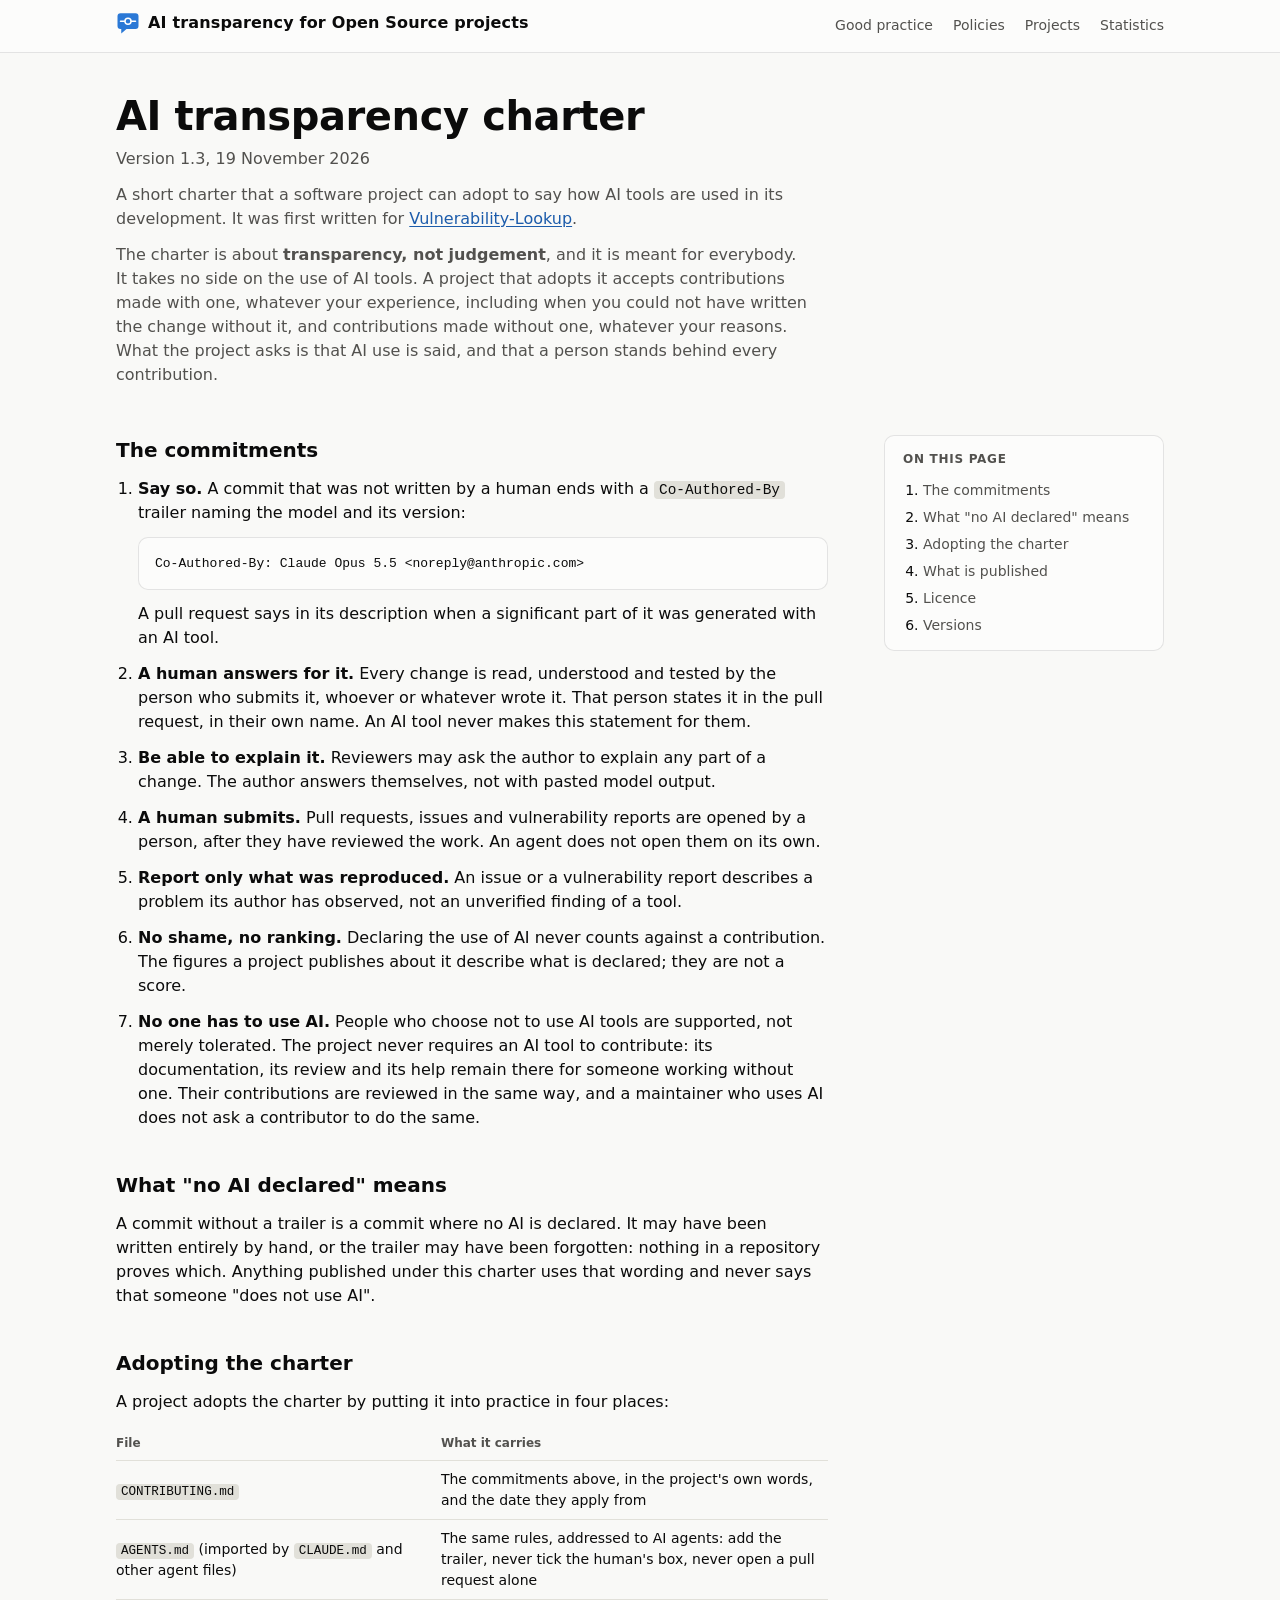
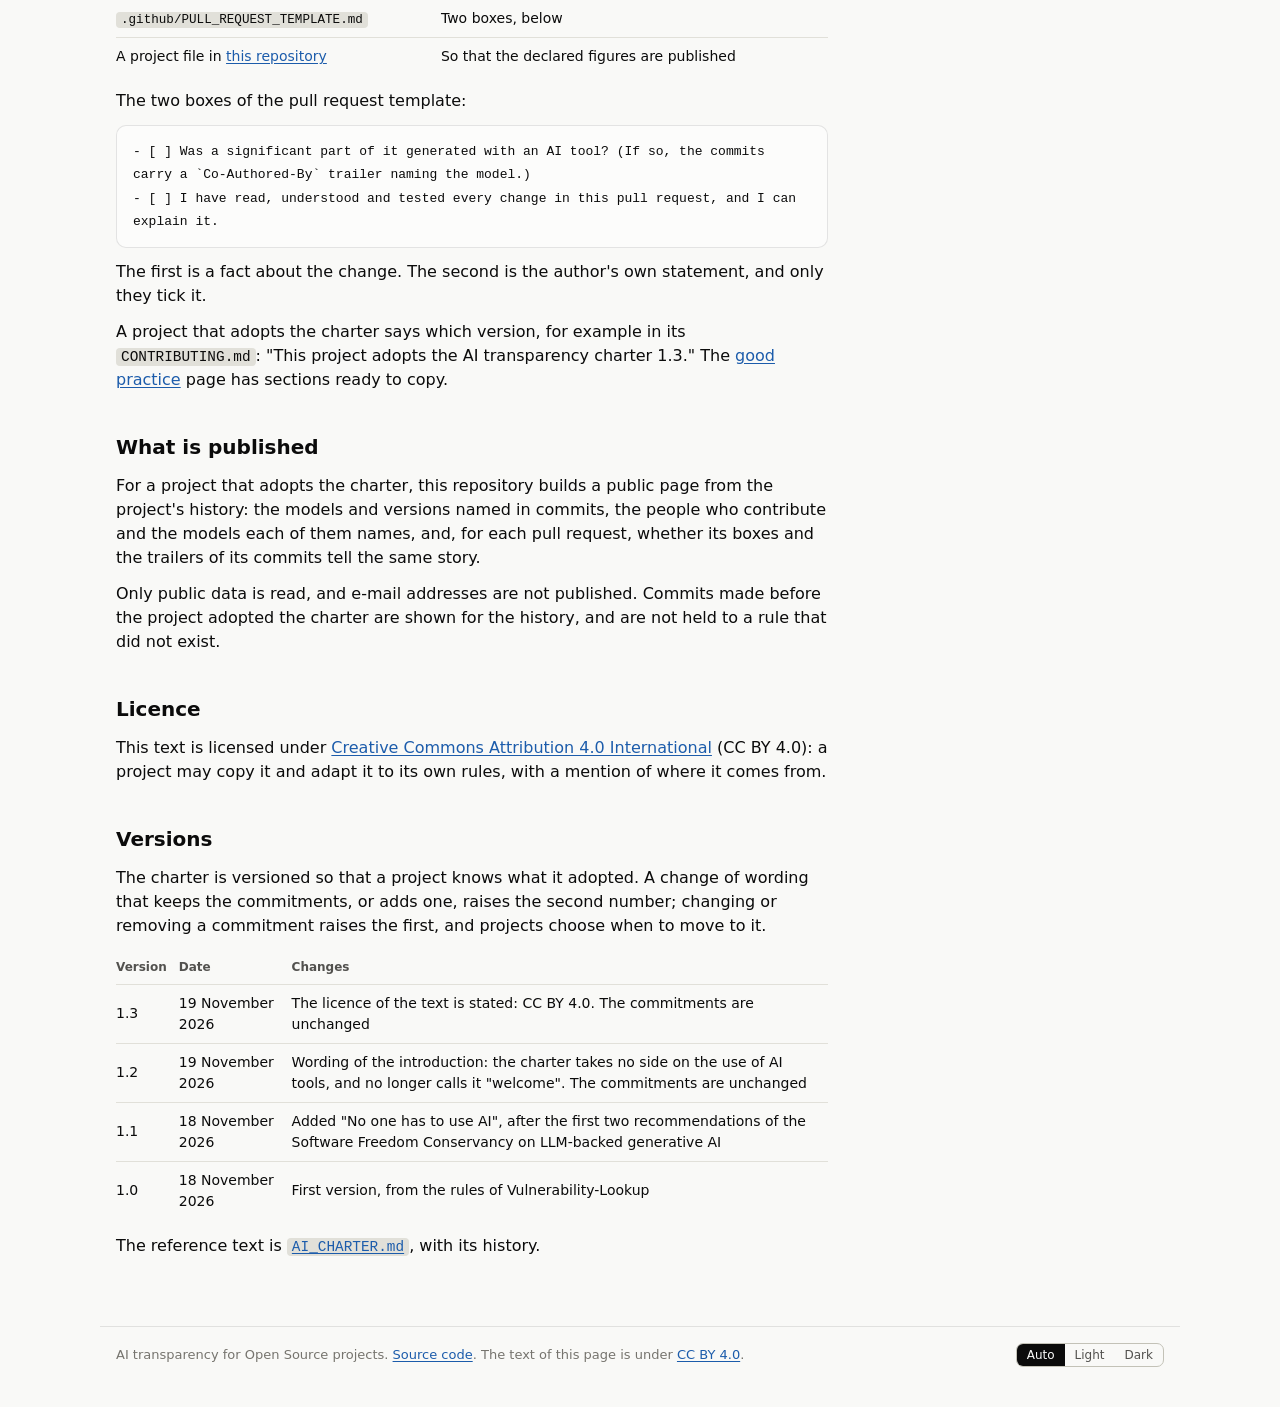
<file: ai_disclosure/site/charter.html>
<!doctype html>
<html lang="en">
<head>
<meta charset="utf-8">
<meta name="viewport" content="width=device-width, initial-scale=1">
<title>Charter · AI transparency for Open Source projects</title>
<meta name="description" content="The AI transparency charter: seven commitments a software project can adopt to say how AI tools are used in its development.">
<!-- site meta -->
<link rel="icon" href="favicon.svg" type="image/svg+xml">
<meta name="author" content="Cédric Bonhomme">
<link rel="author" href="humans.txt">
<meta name="theme-color" content="#f9f9f7" media="(prefers-color-scheme: light)">
<meta name="theme-color" content="#0d0d0d" media="(prefers-color-scheme: dark)">
<link rel="stylesheet" href="style.css">
<script src="theme.js"></script>
</head>
<body>
<header class="masthead">
  <div class="wrap masthead-row">
    <p class="brand"><a href="./"><img src="favicon.svg" alt="" width="24" height="24">AI transparency for Open Source projects</a></p>
    <nav class="nav" aria-label="Site">
      <a href="good-practice.html">Good practice</a>
      <a href="policies.html">Policies</a>
      <a href="projects.html">Projects</a>
      <a href="stats.html">Statistics</a>
    </nav>
  </div>
</header>

<main class="wrap prose">
  <div class="intro">
    <h1>AI transparency charter</h1>
    <p id="version">Version 1.3, 19 November 2026</p>
    <p>A short charter that a software project can adopt to say how AI tools are used in its development. It was first written for <a href="https://github.com/vulnerability-lookup/vulnerability-lookup" target="_blank" rel="noreferrer">Vulnerability-Lookup</a>.</p>
    <p>The charter is about <strong>transparency, not judgement</strong>, and it is meant for everybody. It takes no side on the use of AI tools. A project that adopts it accepts contributions made with one, whatever your experience, including when you could not have written the change without it, and contributions made without one, whatever your reasons. What the project asks is that AI use is said, and that a person stands behind every contribution.</p>
  </div>

  <div class="with-toc">
  <nav class="toc" aria-labelledby="toc-title">
    <p class="toc-title" id="toc-title">On this page</p>
    <ol>
      <li><a href="#commitments">The commitments</a></li>
      <li><a href="#no-ai-declared">What "no AI declared" means</a></li>
      <li><a href="#adopting">Adopting the charter</a></li>
      <li><a href="#published">What is published</a></li>
      <li><a href="#licence">Licence</a></li>
      <li><a href="#versions">Versions</a></li>
    </ol>
  </nav>
  <div class="toc-body">

  <section id="commitments">
    <h2>The commitments</h2>
    <ol>
      <li><p><strong>Say so.</strong> A commit that was not written by a human ends with a <code>Co-Authored-By</code> trailer naming the model and its version:</p>
<pre><code>Co-Authored-By: Claude Opus 5.5 &lt;noreply@anthropic.com&gt;</code></pre>
        <p>A pull request says in its description when a significant part of it was generated with an AI tool.</p></li>
      <li><p><strong>A human answers for it.</strong> Every change is read, understood and tested by the person who submits it, whoever or whatever wrote it. That person states it in the pull request, in their own name. An AI tool never makes this statement for them.</p></li>
      <li><p><strong>Be able to explain it.</strong> Reviewers may ask the author to explain any part of a change. The author answers themselves, not with pasted model output.</p></li>
      <li><p><strong>A human submits.</strong> Pull requests, issues and vulnerability reports are opened by a person, after they have reviewed the work. An agent does not open them on its own.</p></li>
      <li><p><strong>Report only what was reproduced.</strong> An issue or a vulnerability report describes a problem its author has observed, not an unverified finding of a tool.</p></li>
      <li><p><strong>No shame, no ranking.</strong> Declaring the use of AI never counts against a contribution. The figures a project publishes about it describe what is declared; they are not a score.</p></li>
      <li><p><strong>No one has to use AI.</strong> People who choose not to use AI tools are supported, not merely tolerated. The project never requires an AI tool to contribute: its documentation, its review and its help remain there for someone working without one. Their contributions are reviewed in the same way, and a maintainer who uses AI does not ask a contributor to do the same.</p></li>
    </ol>
  </section>

  <section id="no-ai-declared">
    <h2>What "no AI declared" means</h2>
    <p>A commit without a trailer is a commit where no AI is declared. It may have been written entirely by hand, or the trailer may have been forgotten: nothing in a repository proves which. Anything published under this charter uses that wording and never says that someone "does not use AI".</p>
  </section>

  <section id="adopting">
    <h2>Adopting the charter</h2>
    <p>A project adopts the charter by putting it into practice in four places:</p>
    <div class="table-scroll">
      <table>
        <thead><tr><th>File</th><th>What it carries</th></tr></thead>
        <tbody>
          <tr><td><code>CONTRIBUTING.md</code></td><td>The commitments above, in the project's own words, and the date they apply from</td></tr>
          <tr><td><code>AGENTS.md</code> (imported by <code>CLAUDE.md</code> and other agent files)</td><td>The same rules, addressed to AI agents: add the trailer, never tick the human's box, never open a pull request alone</td></tr>
          <tr><td><code>.github/PULL_REQUEST_TEMPLATE.md</code></td><td>Two boxes, below</td></tr>
          <tr><td>A project file in <a href="https://github.com/cedricbonhomme/ai-disclosure/tree/main/projects" target="_blank" rel="noreferrer">this repository</a></td><td>So that the declared figures are published</td></tr>
        </tbody>
      </table>
    </div>
    <p>The two boxes of the pull request template:</p>
<pre><code>- [ ] Was a significant part of it generated with an AI tool? (If so, the commits carry a `Co-Authored-By` trailer naming the model.)
- [ ] I have read, understood and tested every change in this pull request, and I can explain it.</code></pre>
    <p>The first is a fact about the change. The second is the author's own statement, and only they tick it.</p>
    <p>A project that adopts the charter says which version, for example in its <code>CONTRIBUTING.md</code>: "This project adopts the AI transparency charter 1.3." The <a href="good-practice.html#files">good practice</a> page has sections ready to copy.</p>
  </section>

  <section id="published">
    <h2>What is published</h2>
    <p>For a project that adopts the charter, this repository builds a public page from the project's history: the models and versions named in commits, the people who contribute and the models each of them names, and, for each pull request, whether its boxes and the trailers of its commits tell the same story.</p>
    <p>Only public data is read, and e-mail addresses are not published. Commits made before the project adopted the charter are shown for the history, and are not held to a rule that did not exist.</p>
  </section>

  <section id="licence">
    <h2>Licence</h2>
    <p>This text is licensed under <a href="https://creativecommons.org/licenses/by/4.0/" target="_blank" rel="noreferrer">Creative Commons Attribution 4.0 International</a> (CC BY 4.0): a project may copy it and adapt it to its own rules, with a mention of where it comes from.</p>
  </section>

  <section id="versions">
    <h2>Versions</h2>
    <p>The charter is versioned so that a project knows what it adopted. A change of wording that keeps the commitments, or adds one, raises the second number; changing or removing a commitment raises the first, and projects choose when to move to it.</p>
    <div class="table-scroll">
      <table>
        <thead><tr><th>Version</th><th>Date</th><th>Changes</th></tr></thead>
        <tbody>
          <tr><td>1.3</td><td>19 November 2026</td><td>The licence of the text is stated: CC BY 4.0. The commitments are unchanged</td></tr>
          <tr><td>1.2</td><td>19 November 2026</td><td>Wording of the introduction: the charter takes no side on the use of AI tools, and no longer calls it "welcome". The commitments are unchanged</td></tr>
          <tr><td>1.1</td><td>18 November 2026</td><td>Added "No one has to use AI", after the first two recommendations of the Software Freedom Conservancy on LLM-backed generative AI</td></tr>
          <tr><td>1.0</td><td>18 November 2026</td><td>First version, from the rules of Vulnerability-Lookup</td></tr>
        </tbody>
      </table>
    </div>
    <p>The reference text is <a href="https://github.com/cedricbonhomme/ai-disclosure/blob/main/AI_CHARTER.md" target="_blank" rel="noreferrer"><code>AI_CHARTER.md</code></a>, with its history.</p>
  </section>

  </div>
  </div>
</main>

<footer class="wrap footer"><span>AI transparency for Open Source projects. <a href="https://github.com/cedricbonhomme/ai-disclosure" target="_blank" rel="noreferrer">Source code</a>. The text of this page is under <a href="https://creativecommons.org/licenses/by/4.0/" target="_blank" rel="noreferrer">CC BY 4.0</a>.</span></footer>
</body>
</html>
</file>
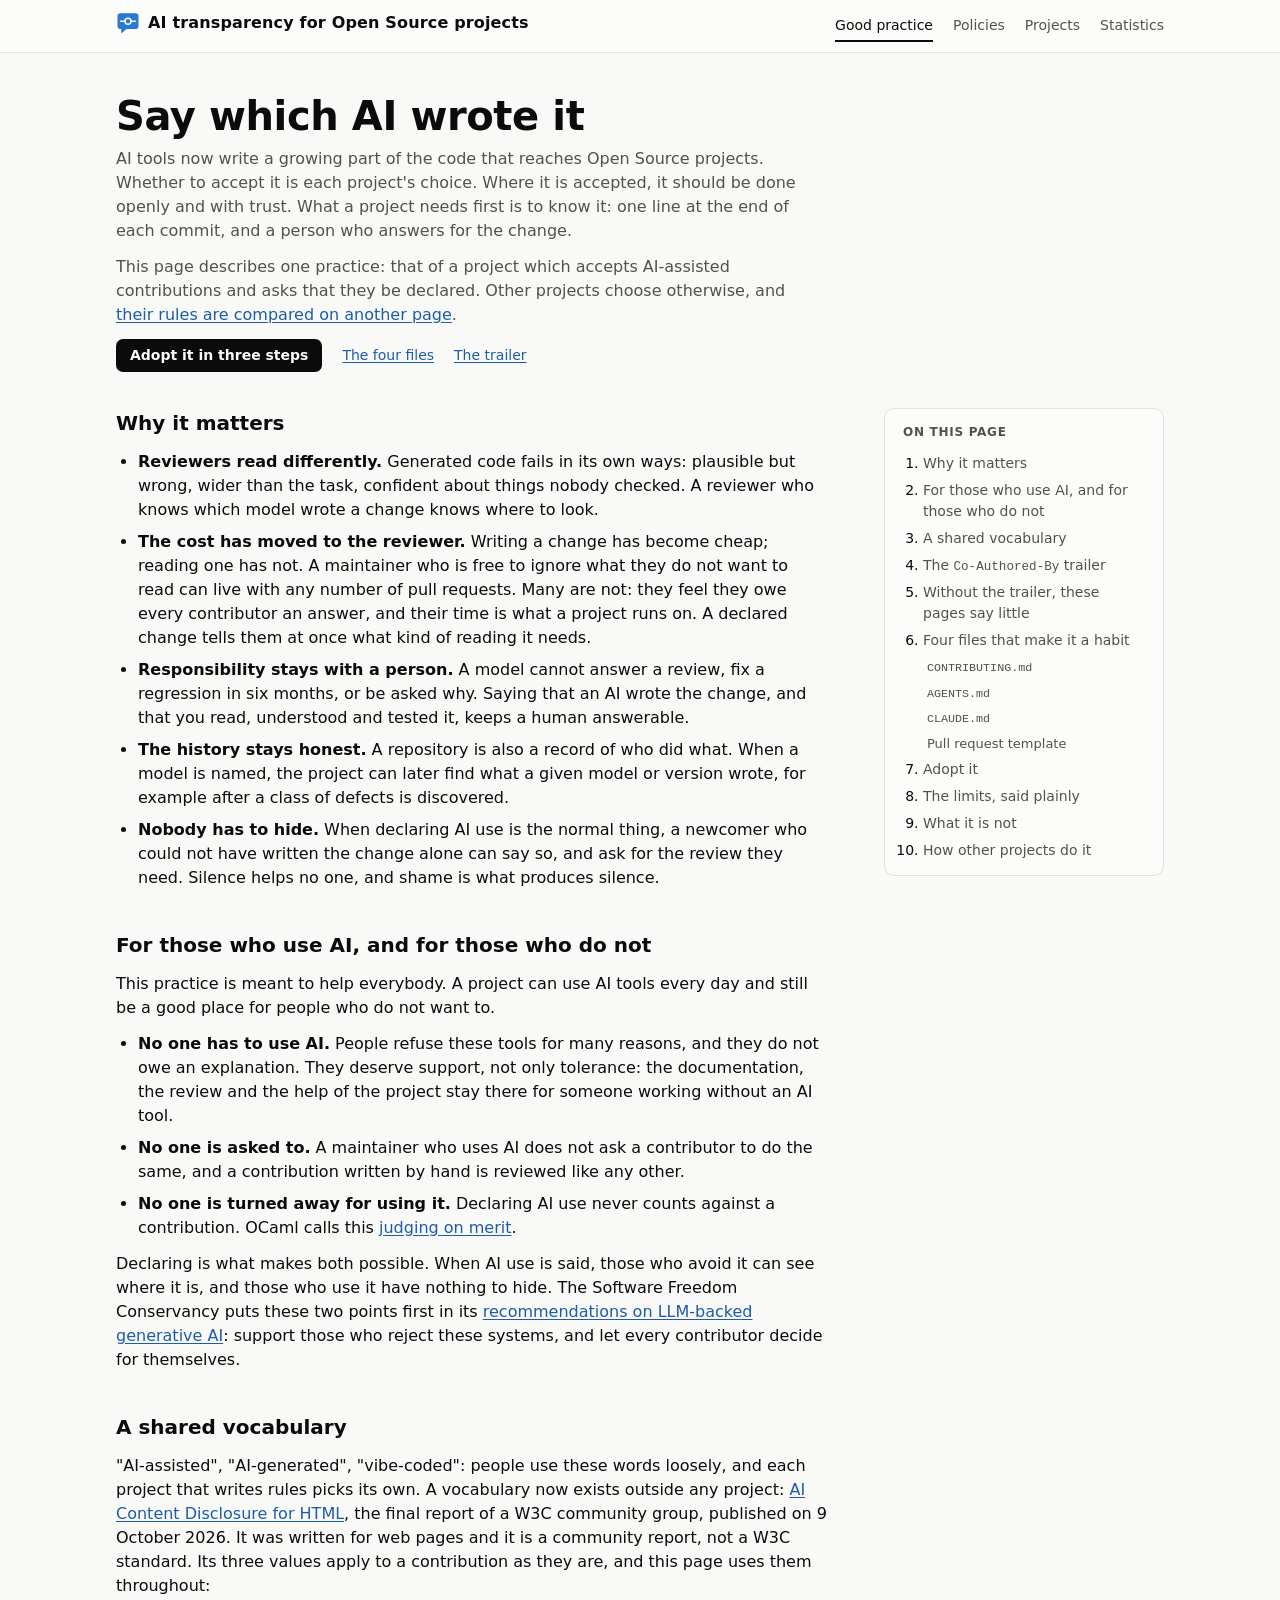
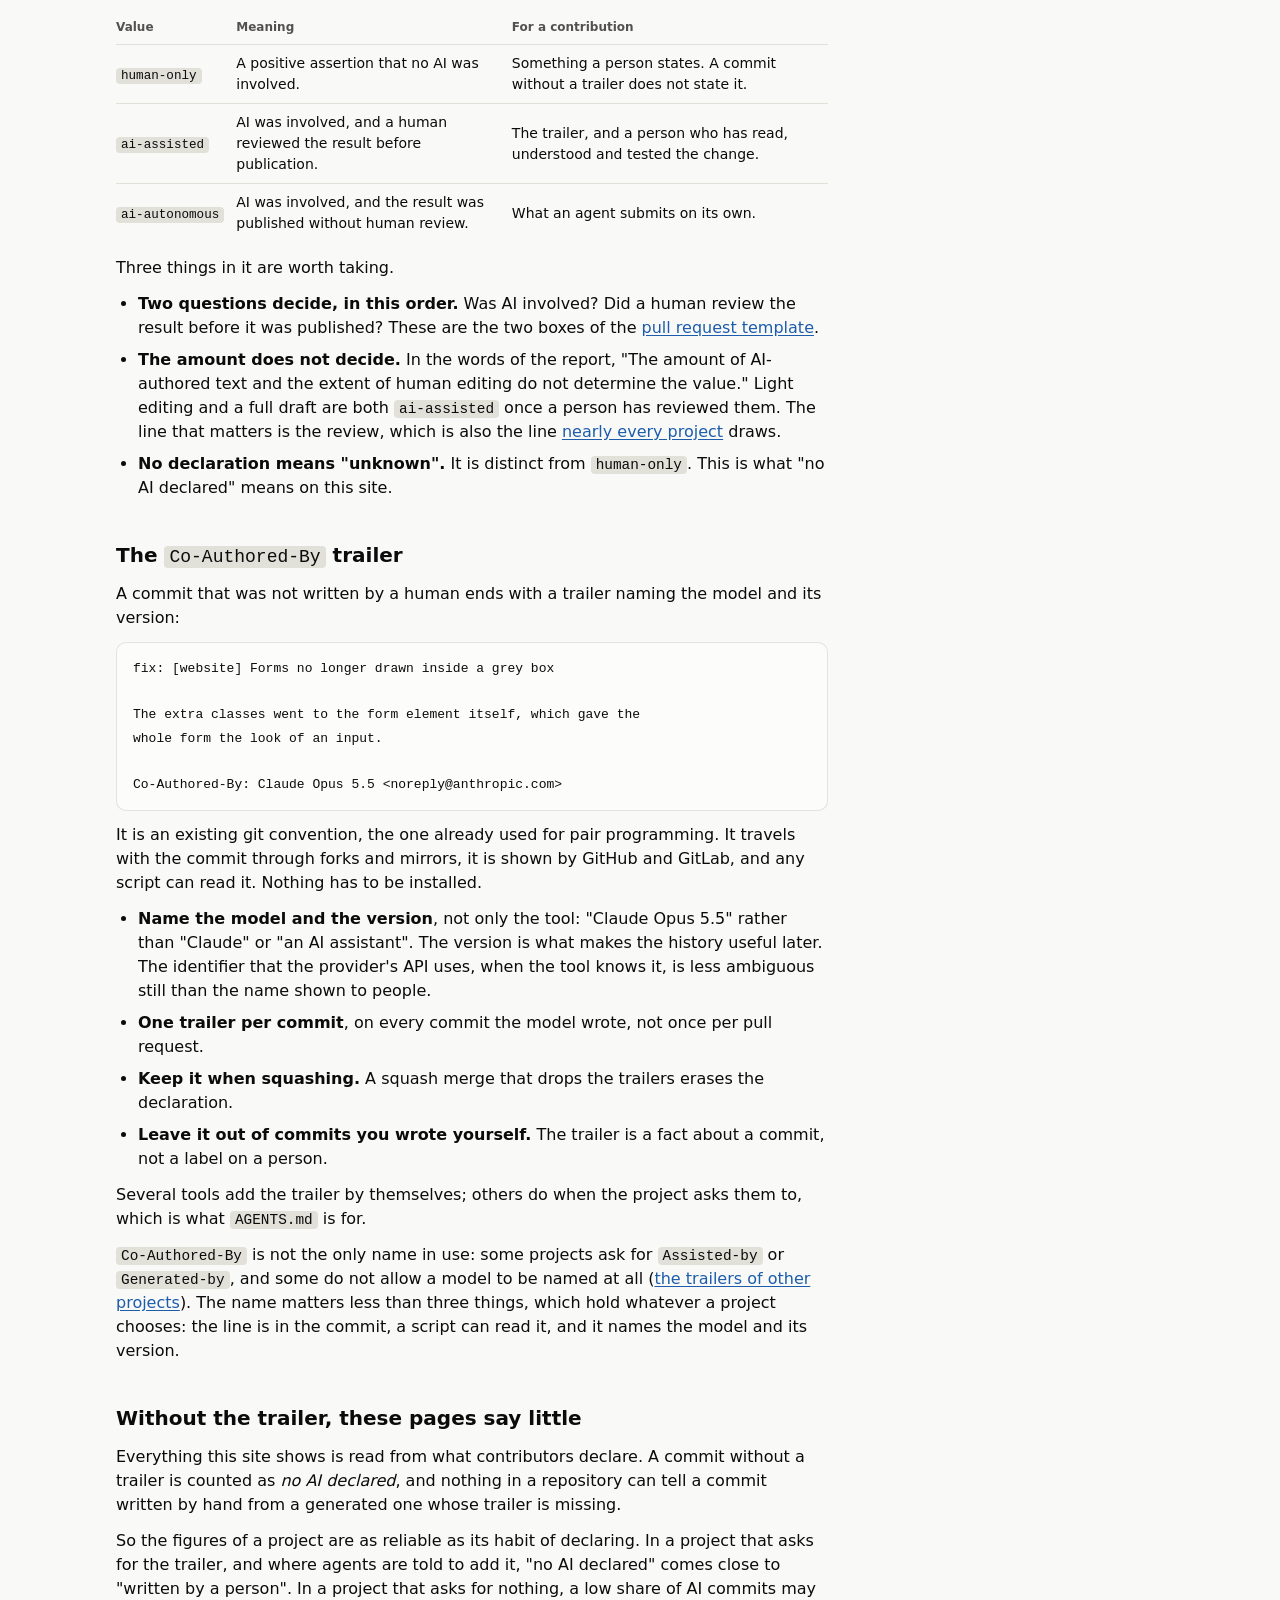
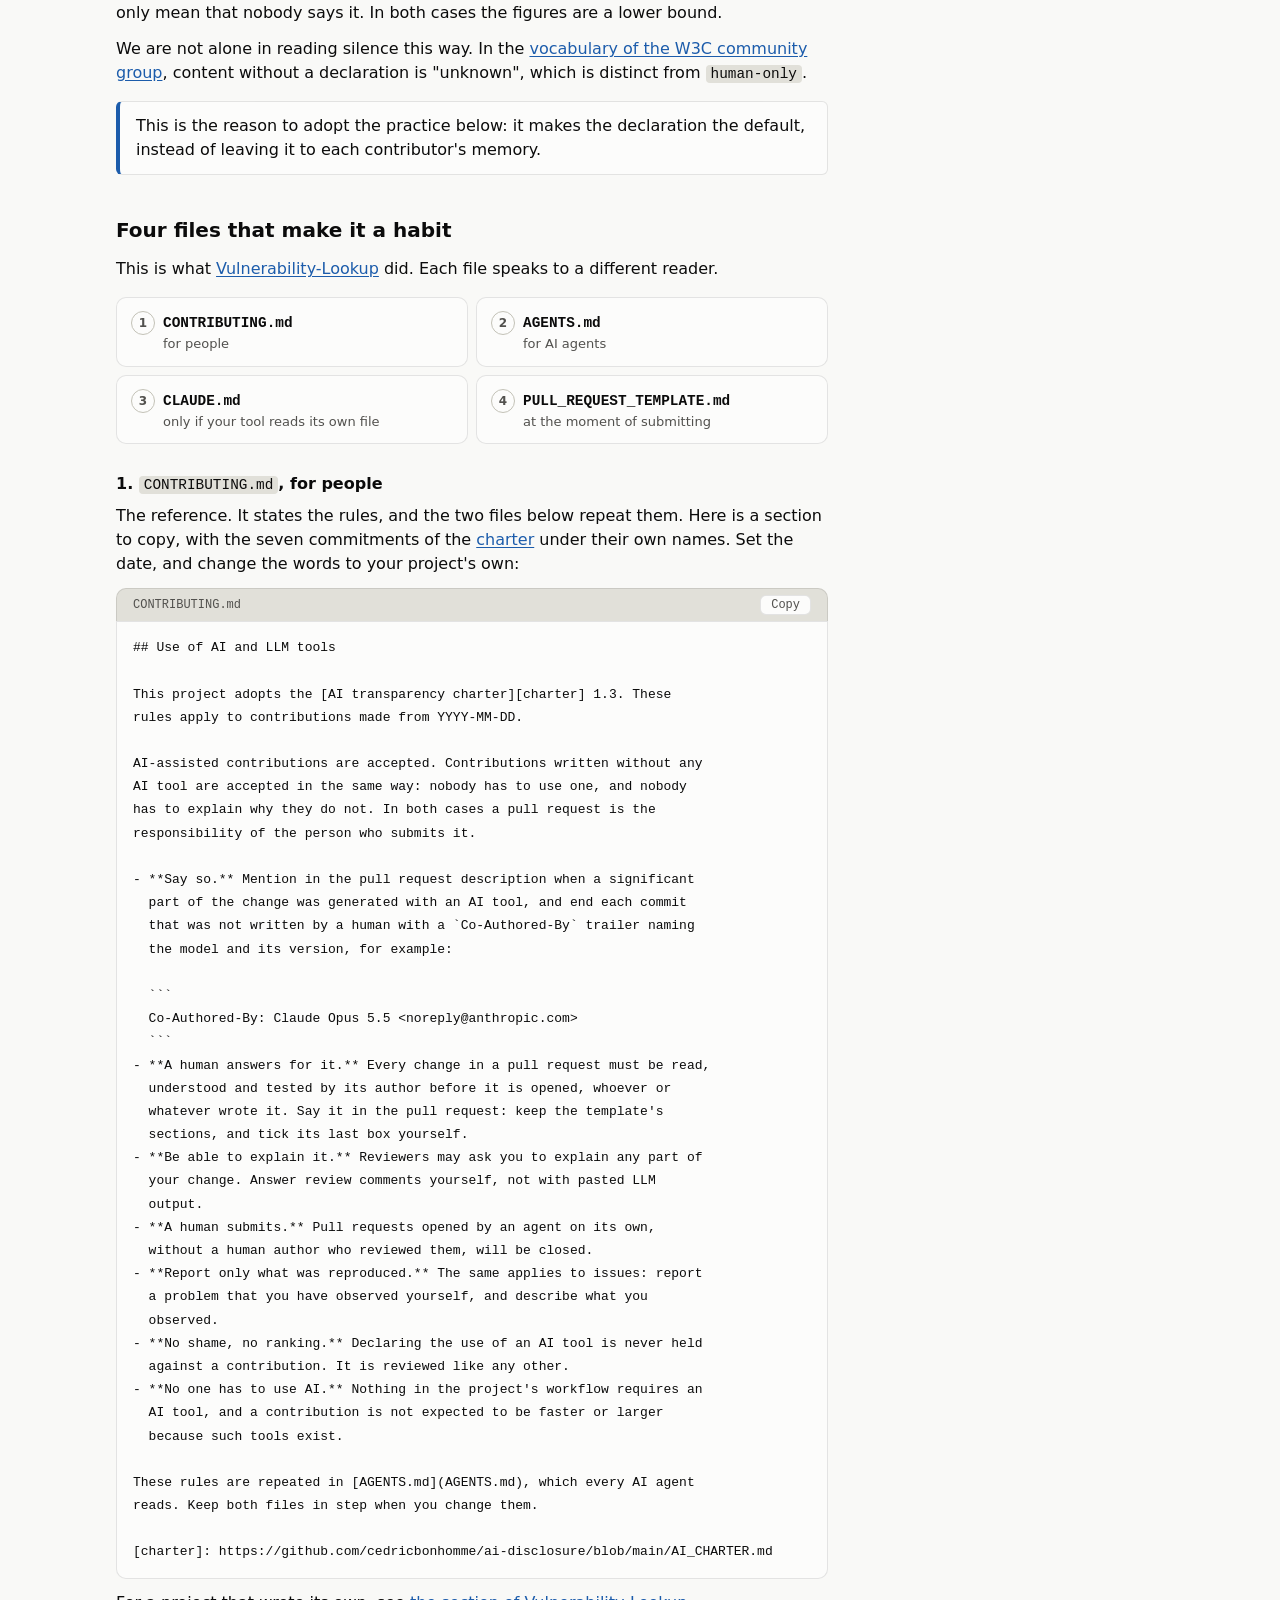
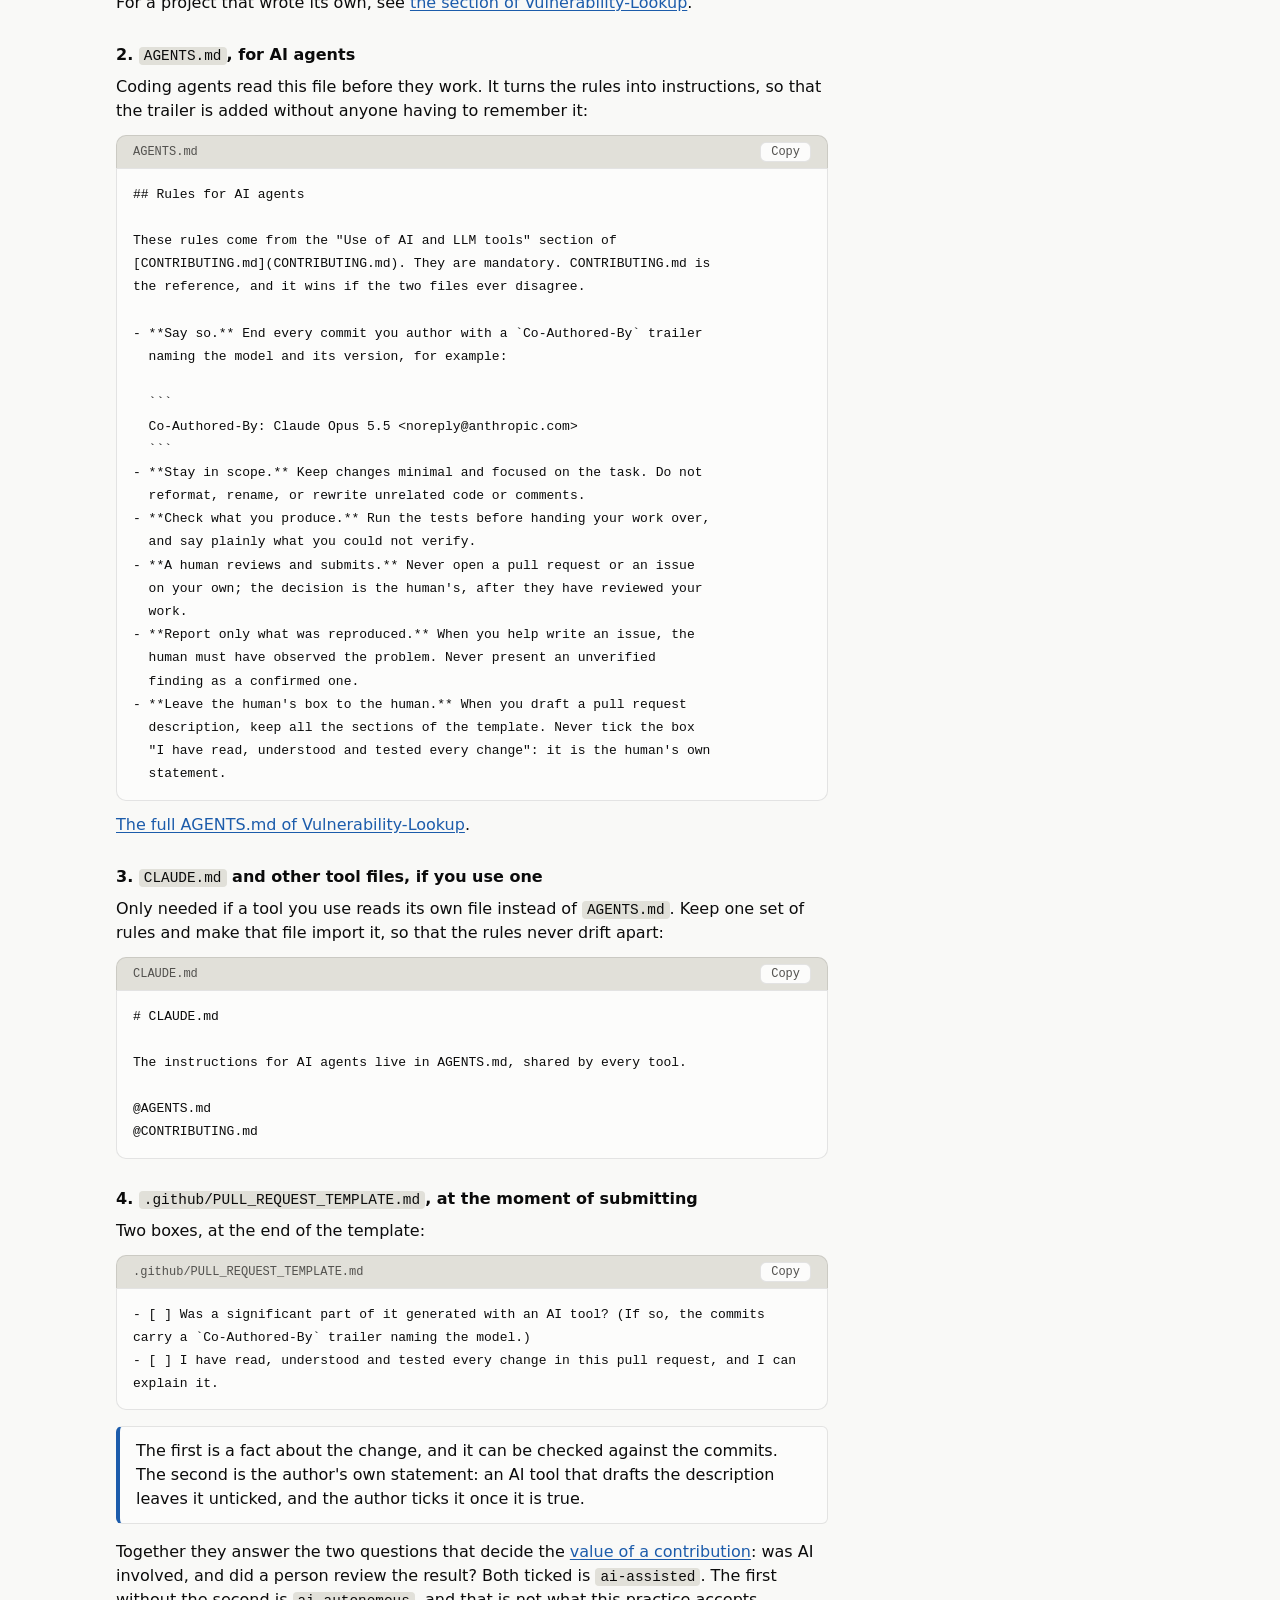
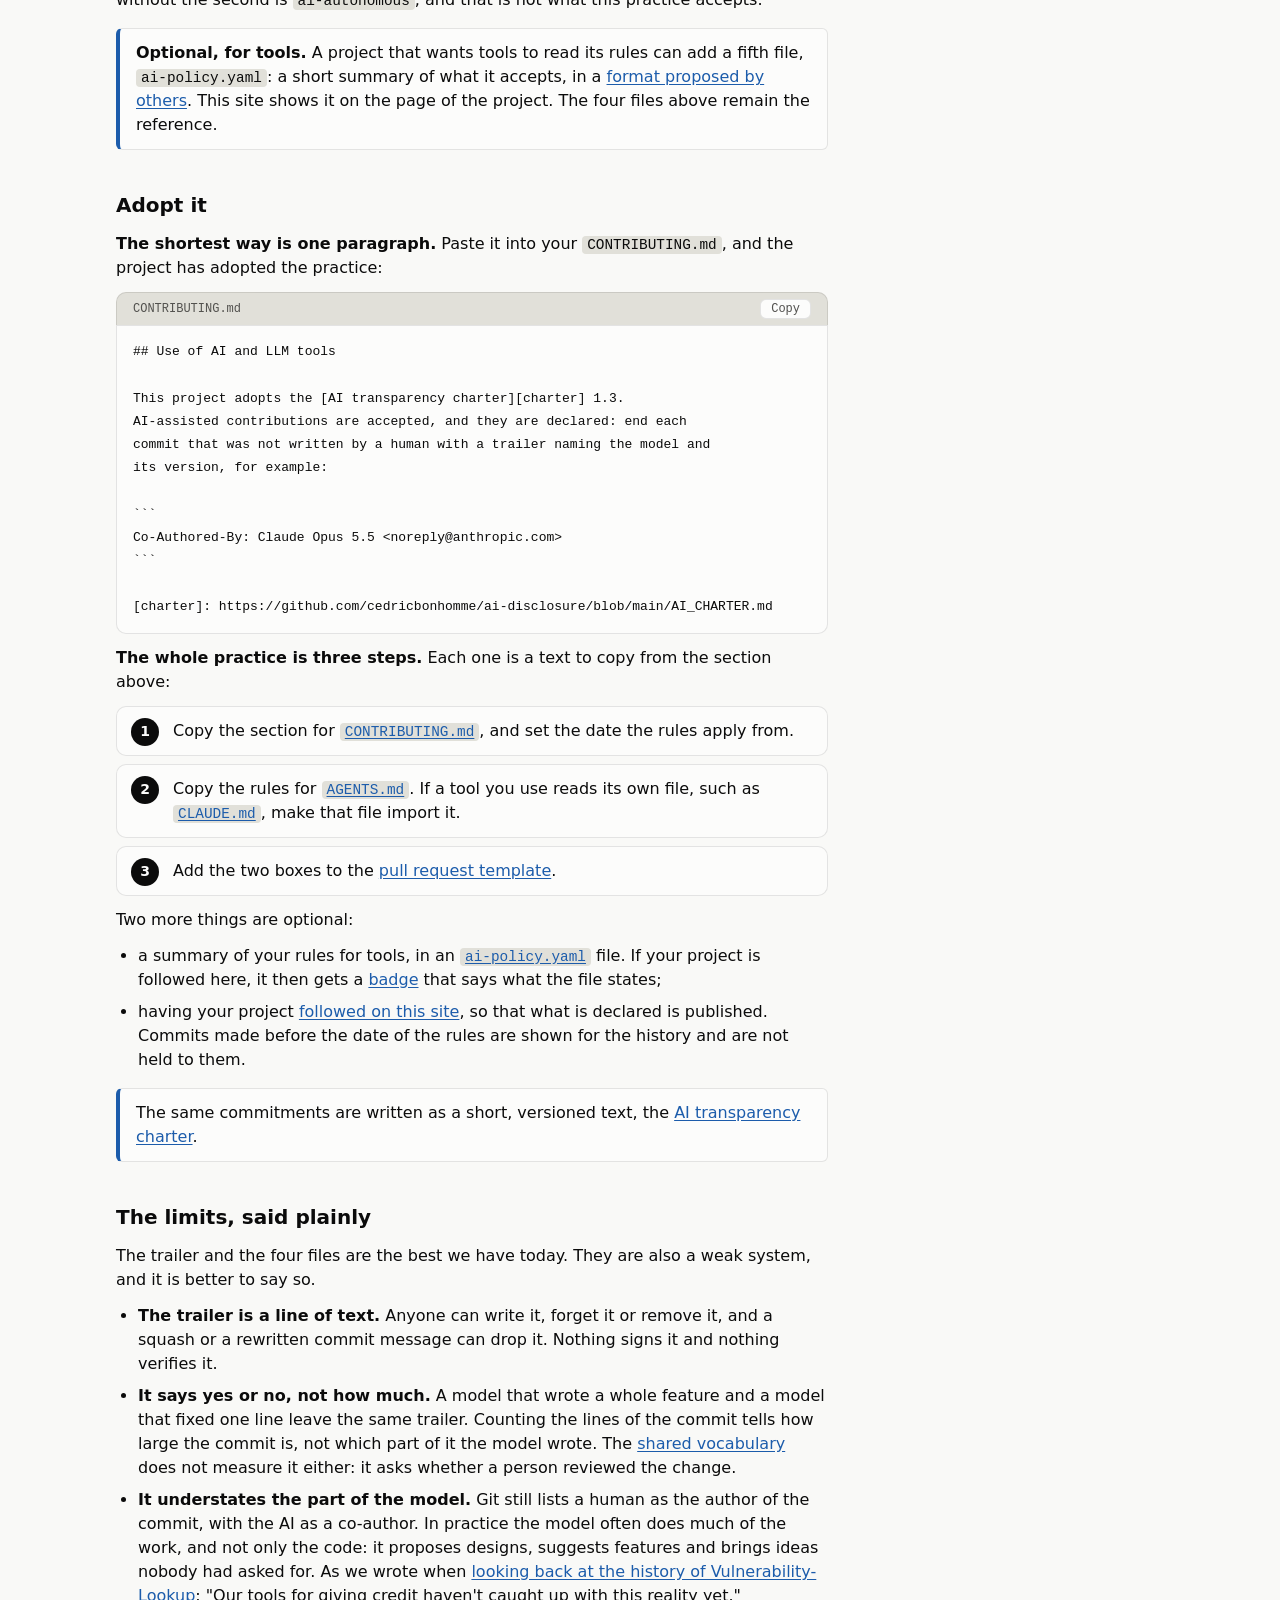
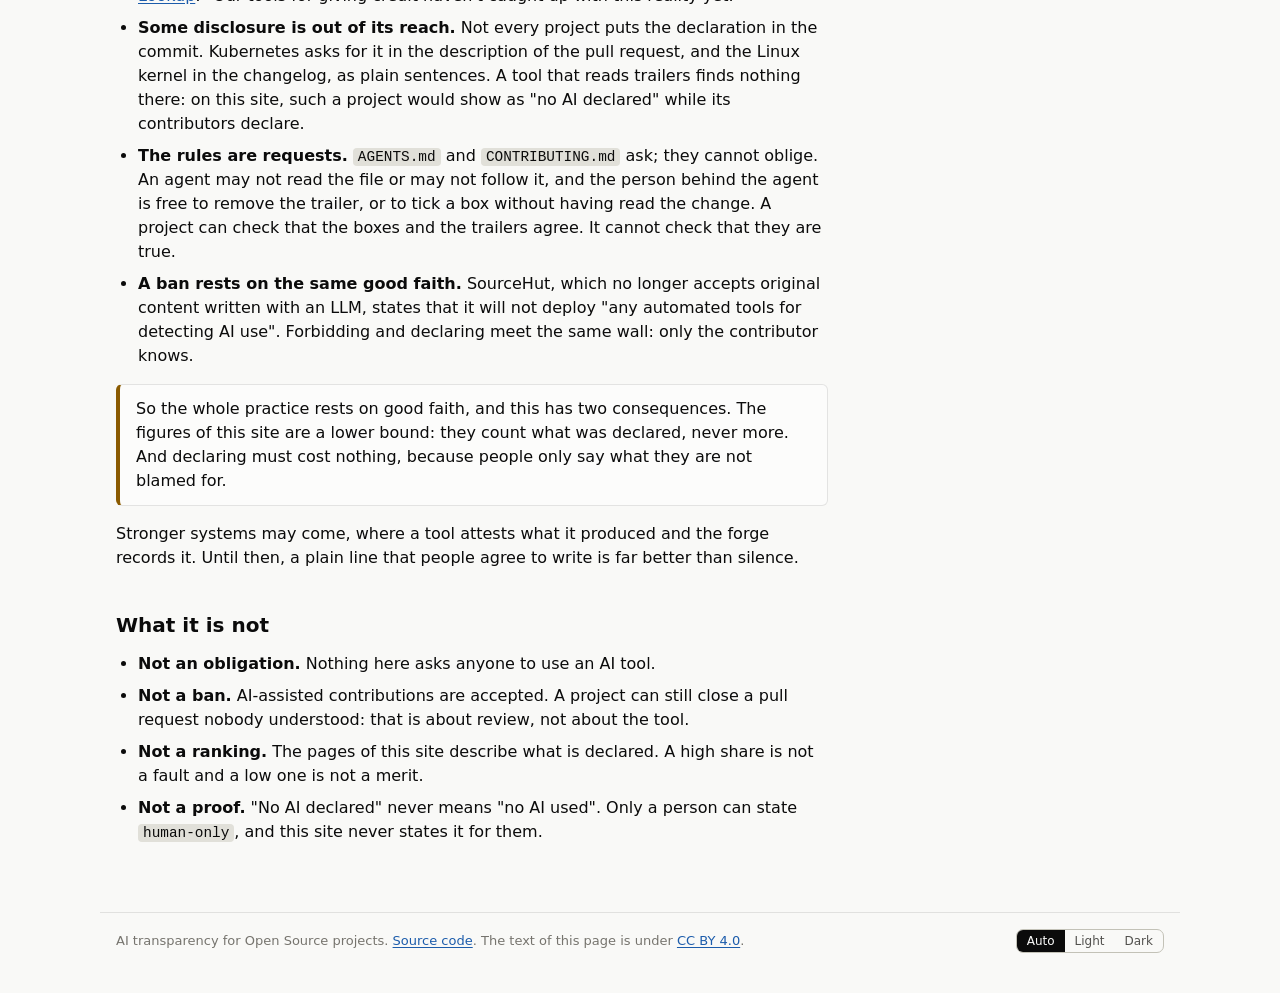
<file: ai_disclosure/site/good-practice.html>
<!doctype html>
<html lang="en">
<head>
<meta charset="utf-8">
<meta name="viewport" content="width=device-width, initial-scale=1">
<title>Good practice · AI transparency for Open Source projects</title>
<meta name="description" content="How an Open Source project can be open about the use of AI tools: the Co-Authored-By trailer, and the four files that make it a habit.">
<!-- site meta -->
<link rel="icon" href="favicon.svg" type="image/svg+xml">
<meta name="author" content="Cédric Bonhomme">
<link rel="author" href="humans.txt">
<meta name="theme-color" content="#f9f9f7" media="(prefers-color-scheme: light)">
<meta name="theme-color" content="#0d0d0d" media="(prefers-color-scheme: dark)">
<link rel="stylesheet" href="style.css">
<script src="theme.js"></script>
</head>
<body>
<header class="masthead">
  <div class="wrap masthead-row">
    <p class="brand"><a href="./"><img src="favicon.svg" alt="" width="24" height="24">AI transparency for Open Source projects</a></p>
    <nav class="nav" aria-label="Site">
      <a href="good-practice.html" aria-current="page">Good practice</a>
      <a href="policies.html">Policies</a>
      <a href="projects.html">Projects</a>
      <a href="stats.html">Statistics</a>
    </nav>
  </div>
</header>

<main class="wrap prose">
  <div class="intro">
    <h1>Say which AI wrote it</h1>
    <p>AI tools now write a growing part of the code that reaches Open Source projects. Whether to accept it is each project's choice. Where it is accepted, it should be done openly and with trust. What a project needs first is to know it: one line at the end of each commit, and a person who answers for the change.</p>
    <p>This page describes one practice: that of a project which accepts AI-assisted contributions and asks that they be declared. Other projects choose otherwise, and <a href="policies.html">their rules are compared on another page</a>.</p>
    <div class="links"><a class="button" href="#adopt">Adopt it in three steps</a><a href="#files">The four files</a><a href="#trailer">The trailer</a></div>
  </div>

  <div class="with-toc">
  <nav class="toc" aria-labelledby="toc-title">
    <p class="toc-title" id="toc-title">On this page</p>
    <ol>
      <li><a href="#why">Why it matters</a></li>
      <li><a href="#everybody">For those who use AI, and for those who do not</a></li>
      <li><a href="#levels">A shared vocabulary</a></li>
      <li><a href="#trailer">The <code>Co-Authored-By</code> trailer</a></li>
      <li><a href="#reliability">Without the trailer, these pages say little</a></li>
      <li><a href="#files">Four files that make it a habit</a>
        <ol>
          <li><a href="#contributing"><code>CONTRIBUTING.md</code></a></li>
          <li><a href="#agents"><code>AGENTS.md</code></a></li>
          <li><a href="#claude"><code>CLAUDE.md</code></a></li>
          <li><a href="#template">Pull request template</a></li>
        </ol>
      </li>
      <li><a href="#adopt">Adopt it</a></li>
      <li><a href="#limits">The limits, said plainly</a></li>
      <li><a href="#not">What it is not</a></li>
      <li><a href="policies.html">How other projects do it</a></li>
    </ol>
  </nav>
  <div class="toc-body">
  <section id="why">
    <h2>Why it matters</h2>
    <ul>
      <li><strong>Reviewers read differently.</strong> Generated code fails in its own ways: plausible but wrong, wider than the task, confident about things nobody checked. A reviewer who knows which model wrote a change knows where to look.</li>
      <li><strong>The cost has moved to the reviewer.</strong> Writing a change has become cheap; reading one has not. A maintainer who is free to ignore what they do not want to read can live with any number of pull requests. Many are not: they feel they owe every contributor an answer, and their time is what a project runs on. A declared change tells them at once what kind of reading it needs.</li>
      <li><strong>Responsibility stays with a person.</strong> A model cannot answer a review, fix a regression in six months, or be asked why. Saying that an AI wrote the change, and that you read, understood and tested it, keeps a human answerable.</li>
      <li><strong>The history stays honest.</strong> A repository is also a record of who did what. When a model is named, the project can later find what a given model or version wrote, for example after a class of defects is discovered.</li>
      <li><strong>Nobody has to hide.</strong> When declaring AI use is the normal thing, a newcomer who could not have written the change alone can say so, and ask for the review they need. Silence helps no one, and shame is what produces silence.</li>
    </ul>
  </section>

  <section id="everybody">
    <h2>For those who use AI, and for those who do not</h2>
    <p>This practice is meant to help everybody. A project can use AI tools every day and still be a good place for people who do not want to.</p>
    <ul>
      <li><strong>No one has to use AI.</strong> People refuse these tools for many reasons, and they do not owe an explanation. They deserve support, not only tolerance: the documentation, the review and the help of the project stay there for someone working without an AI tool.</li>
      <li><strong>No one is asked to.</strong> A maintainer who uses AI does not ask a contributor to do the same, and a contribution written by hand is reviewed like any other.</li>
      <li><strong>No one is turned away for using it.</strong> Declaring AI use never counts against a contribution. OCaml calls this <a href="policies.html#merit">judging on merit</a>.</li>
    </ul>
    <p>Declaring is what makes both possible. When AI use is said, those who avoid it can see where it is, and those who use it have nothing to hide. The Software Freedom Conservancy puts these two points first in its <a href="https://sfconservancy.org/llm-gen-ai/llm-backed-generative-ai-recommendations.html" target="_blank" rel="noreferrer">recommendations on LLM-backed generative AI</a>: support those who reject these systems, and let every contributor decide for themselves.</p>
  </section>

  <section id="levels">
    <h2>A shared vocabulary</h2>
    <p>"AI-assisted", "AI-generated", "vibe-coded": people use these words loosely, and each project that writes rules picks its own. A vocabulary now exists outside any project: <a href="https://www.w3.org/community/reports/ai-content-disclosure/CG-FINAL-ai-content-disclosure-20261009/" target="_blank" rel="noreferrer">AI Content Disclosure for HTML</a>, the final report of a W3C community group, published on 9 October 2026. It was written for web pages and it is a community report, not a W3C standard. Its three values apply to a contribution as they are, and this page uses them throughout:</p>
    <div class="table-scroll">
      <table>
        <thead><tr><th>Value</th><th>Meaning</th><th>For a contribution</th></tr></thead>
        <tbody>
          <tr><td><code>human-only</code></td><td>A positive assertion that no AI was involved.</td><td>Something a person states. A commit without a trailer does not state it.</td></tr>
          <tr><td><code>ai-assisted</code></td><td>AI was involved, and a human reviewed the result before publication.</td><td>The trailer, and a person who has read, understood and tested the change.</td></tr>
          <tr><td><code>ai-autonomous</code></td><td>AI was involved, and the result was published without human review.</td><td>What an agent submits on its own.</td></tr>
        </tbody>
      </table>
    </div>
    <p>Three things in it are worth taking.</p>
    <ul>
      <li><strong>Two questions decide, in this order.</strong> Was AI involved? Did a human review the result before it was published? These are the two boxes of the <a href="#template">pull request template</a>.</li>
      <li><strong>The amount does not decide.</strong> In the words of the report, "The amount of AI-authored text and the extent of human editing do not determine the value." Light editing and a full draft are both <code>ai-assisted</code> once a person has reviewed them. The line that matters is the review, which is also the line <a href="policies.html#others">nearly every project</a> draws.</li>
      <li><strong>No declaration means "unknown".</strong> It is distinct from <code>human-only</code>. This is what "no AI declared" means on this site.</li>
    </ul>
  </section>

  <section id="trailer">
    <h2>The <code>Co-Authored-By</code> trailer</h2>
    <p>A commit that was not written by a human ends with a trailer naming the model and its version:</p>
<pre><code>fix: [website] Forms no longer drawn inside a grey box

The extra classes went to the form element itself, which gave the
whole form the look of an input.

Co-Authored-By: Claude Opus 5.5 &lt;noreply@anthropic.com&gt;</code></pre>
    <p>It is an existing git convention, the one already used for pair programming. It travels with the commit through forks and mirrors, it is shown by GitHub and GitLab, and any script can read it. Nothing has to be installed.</p>
    <ul>
      <li><strong>Name the model and the version</strong>, not only the tool: "Claude Opus 5.5" rather than "Claude" or "an AI assistant". The version is what makes the history useful later. The identifier that the provider's API uses, when the tool knows it, is less ambiguous still than the name shown to people.</li>
      <li><strong>One trailer per commit</strong>, on every commit the model wrote, not once per pull request.</li>
      <li><strong>Keep it when squashing.</strong> A squash merge that drops the trailers erases the declaration.</li>
      <li><strong>Leave it out of commits you wrote yourself.</strong> The trailer is a fact about a commit, not a label on a person.</li>
    </ul>
    <p>Several tools add the trailer by themselves; others do when the project asks them to, which is what <code>AGENTS.md</code> is for.</p>
    <p><code>Co-Authored-By</code> is not the only name in use: some projects ask for <code>Assisted-by</code> or <code>Generated-by</code>, and some do not allow a model to be named at all (<a href="policies.html#other-trailers">the trailers of other projects</a>). The name matters less than three things, which hold whatever a project chooses: the line is in the commit, a script can read it, and it names the model and its version.</p>
  </section>

  <section id="reliability">
    <h2>Without the trailer, these pages say little</h2>
    <p>Everything this site shows is read from what contributors declare. A commit without a trailer is counted as <em>no AI declared</em>, and nothing in a repository can tell a commit written by hand from a generated one whose trailer is missing.</p>
    <p>So the figures of a project are as reliable as its habit of declaring. In a project that asks for the trailer, and where agents are told to add it, "no AI declared" comes close to "written by a person". In a project that asks for nothing, a low share of AI commits may only mean that nobody says it. In both cases the figures are a lower bound.</p>
    <p>We are not alone in reading silence this way. In the <a href="#levels">vocabulary of the W3C community group</a>, content without a declaration is "unknown", which is distinct from <code>human-only</code>.</p>
    <p class="callout">This is the reason to adopt the practice below: it makes the declaration the default, instead of leaving it to each contributor's memory.</p>
  </section>

  <section id="files">
    <h2>Four files that make it a habit</h2>
    <p>This is what <a href="https://github.com/vulnerability-lookup/vulnerability-lookup" target="_blank" rel="noreferrer">Vulnerability-Lookup</a> did. Each file speaks to a different reader.</p>
    <div class="file-cards">
      <a class="file-card" href="#contributing"><code>CONTRIBUTING.md</code><span>for people</span></a>
      <a class="file-card" href="#agents"><code>AGENTS.md</code><span>for AI agents</span></a>
      <a class="file-card" href="#claude"><code>CLAUDE.md</code><span>only if your tool reads its own file</span></a>
      <a class="file-card" href="#template"><code>PULL_REQUEST_TEMPLATE.md</code><span>at the moment of submitting</span></a>
    </div>

    <h3 id="contributing">1. <code>CONTRIBUTING.md</code>, for people</h3>
    <p>The reference. It states the rules, and the two files below repeat them. Here is a section to copy, with the seven commitments of the <a href="https://github.com/cedricbonhomme/ai-disclosure/blob/main/AI_CHARTER.md" target="_blank" rel="noreferrer">charter</a> under their own names. Set the date, and change the words to your project's own:</p>
<p class="file-name">CONTRIBUTING.md</p>
<pre><code>## Use of AI and LLM tools

This project adopts the [AI transparency charter][charter] 1.3. These
rules apply to contributions made from YYYY-MM-DD.

AI-assisted contributions are accepted. Contributions written without any
AI tool are accepted in the same way: nobody has to use one, and nobody
has to explain why they do not. In both cases a pull request is the
responsibility of the person who submits it.

- **Say so.** Mention in the pull request description when a significant
  part of the change was generated with an AI tool, and end each commit
  that was not written by a human with a `Co-Authored-By` trailer naming
  the model and its version, for example:

  ```
  Co-Authored-By: Claude Opus 5.5 &lt;noreply@anthropic.com&gt;
  ```
- **A human answers for it.** Every change in a pull request must be read,
  understood and tested by its author before it is opened, whoever or
  whatever wrote it. Say it in the pull request: keep the template's
  sections, and tick its last box yourself.
- **Be able to explain it.** Reviewers may ask you to explain any part of
  your change. Answer review comments yourself, not with pasted LLM
  output.
- **A human submits.** Pull requests opened by an agent on its own,
  without a human author who reviewed them, will be closed.
- **Report only what was reproduced.** The same applies to issues: report
  a problem that you have observed yourself, and describe what you
  observed.
- **No shame, no ranking.** Declaring the use of an AI tool is never held
  against a contribution. It is reviewed like any other.
- **No one has to use AI.** Nothing in the project's workflow requires an
  AI tool, and a contribution is not expected to be faster or larger
  because such tools exist.

These rules are repeated in [AGENTS.md](AGENTS.md), which every AI agent
reads. Keep both files in step when you change them.

[charter]: https://github.com/cedricbonhomme/ai-disclosure/blob/main/AI_CHARTER.md</code></pre>

    <p>For a project that wrote its own, see <a href="https://github.com/vulnerability-lookup/vulnerability-lookup/blob/main/CONTRIBUTING.md#use-of-ai-and-llm-tools" target="_blank" rel="noreferrer">the section of Vulnerability-Lookup</a>.</p>

    <h3 id="agents">2. <code>AGENTS.md</code>, for AI agents</h3>
    <p>Coding agents read this file before they work. It turns the rules into instructions, so that the trailer is added without anyone having to remember it:</p>
<p class="file-name">AGENTS.md</p>
<pre><code>## Rules for AI agents

These rules come from the "Use of AI and LLM tools" section of
[CONTRIBUTING.md](CONTRIBUTING.md). They are mandatory. CONTRIBUTING.md is
the reference, and it wins if the two files ever disagree.

- **Say so.** End every commit you author with a `Co-Authored-By` trailer
  naming the model and its version, for example:

  ```
  Co-Authored-By: Claude Opus 5.5 &lt;noreply@anthropic.com&gt;
  ```
- **Stay in scope.** Keep changes minimal and focused on the task. Do not
  reformat, rename, or rewrite unrelated code or comments.
- **Check what you produce.** Run the tests before handing your work over,
  and say plainly what you could not verify.
- **A human reviews and submits.** Never open a pull request or an issue
  on your own; the decision is the human's, after they have reviewed your
  work.
- **Report only what was reproduced.** When you help write an issue, the
  human must have observed the problem. Never present an unverified
  finding as a confirmed one.
- **Leave the human's box to the human.** When you draft a pull request
  description, keep all the sections of the template. Never tick the box
  "I have read, understood and tested every change": it is the human's own
  statement.</code></pre>
    <p><a href="https://github.com/vulnerability-lookup/vulnerability-lookup/blob/main/AGENTS.md" target="_blank" rel="noreferrer">The full AGENTS.md of Vulnerability-Lookup</a>.</p>

    <h3 id="claude">3. <code>CLAUDE.md</code> and other tool files, if you use one</h3>
    <p>Only needed if a tool you use reads its own file instead of <code>AGENTS.md</code>. Keep one set of rules and make that file import it, so that the rules never drift apart:</p>
<p class="file-name">CLAUDE.md</p>
<pre><code># CLAUDE.md

The instructions for AI agents live in AGENTS.md, shared by every tool.

@AGENTS.md
@CONTRIBUTING.md</code></pre>

    <h3 id="template">4. <code>.github/PULL_REQUEST_TEMPLATE.md</code>, at the moment of submitting</h3>
    <p>Two boxes, at the end of the template:</p>
<p class="file-name">.github/PULL_REQUEST_TEMPLATE.md</p>
<pre><code>- [ ] Was a significant part of it generated with an AI tool? (If so, the commits carry a `Co-Authored-By` trailer naming the model.)
- [ ] I have read, understood and tested every change in this pull request, and I can explain it.</code></pre>
    <p class="callout">The first is a fact about the change, and it can be checked against the commits. The second is the author's own statement: an AI tool that drafts the description leaves it unticked, and the author ticks it once it is true.</p>
    <p>Together they answer the two questions that decide the <a href="#levels">value of a contribution</a>: was AI involved, and did a person review the result? Both ticked is <code>ai-assisted</code>. The first without the second is <code>ai-autonomous</code>, and that is not what this practice accepts.</p>
    <p class="callout" id="policy-file"><strong>Optional, for tools.</strong> A project that wants tools to read its rules can add a fifth file, <code>ai-policy.yaml</code>: a short summary of what it accepts, in a <a href="policies.html#policy-file">format proposed by others</a>. This site shows it on the page of the project. The four files above remain the reference.</p>
  </section>

  <section id="adopt">
    <h2>Adopt it</h2>
    <p><strong>The shortest way is one paragraph.</strong> Paste it into your <code>CONTRIBUTING.md</code>, and the project has adopted the practice:</p>
<p class="file-name">CONTRIBUTING.md</p>
<pre><code>## Use of AI and LLM tools

This project adopts the [AI transparency charter][charter] 1.3.
AI-assisted contributions are accepted, and they are declared: end each
commit that was not written by a human with a trailer naming the model and
its version, for example:

```
Co-Authored-By: Claude Opus 5.5 &lt;noreply@anthropic.com&gt;
```

[charter]: https://github.com/cedricbonhomme/ai-disclosure/blob/main/AI_CHARTER.md</code></pre>
    <p><strong>The whole practice is three steps.</strong> Each one is a text to copy from the section above:</p>
    <ol class="steps">
      <li>Copy the section for <a href="#contributing"><code>CONTRIBUTING.md</code></a>, and set the date the rules apply from.</li>
      <li>Copy the rules for <a href="#agents"><code>AGENTS.md</code></a>. If a tool you use reads its own file, such as <a href="#claude"><code>CLAUDE.md</code></a>, make that file import it.</li>
      <li>Add the two boxes to the <a href="#template">pull request template</a>.</li>
    </ol>
    <p>Two more things are optional:</p>
    <ul>
      <li>a summary of your rules for tools, in an <a href="#policy-file"><code>ai-policy.yaml</code></a> file. If your project is followed here, it then gets a <a href="policies.html#policy-badge">badge</a> that says what the file states;</li>
      <li>having your project <a href="https://github.com/cedricbonhomme/ai-disclosure#follow-a-project" target="_blank" rel="noreferrer">followed on this site</a>, so that what is declared is published. Commits made before the date of the rules are shown for the history and are not held to them.</li>
    </ul>
    <p class="callout">The same commitments are written as a short, versioned text, the <a href="https://github.com/cedricbonhomme/ai-disclosure/blob/main/AI_CHARTER.md" target="_blank" rel="noreferrer">AI transparency charter</a>.</p>
  </section>

  <section id="limits">
    <h2>The limits, said plainly</h2>
    <p>The trailer and the four files are the best we have today. They are also a weak system, and it is better to say so.</p>
    <ul>
      <li><strong>The trailer is a line of text.</strong> Anyone can write it, forget it or remove it, and a squash or a rewritten commit message can drop it. Nothing signs it and nothing verifies it.</li>
      <li><strong>It says yes or no, not how much.</strong> A model that wrote a whole feature and a model that fixed one line leave the same trailer. Counting the lines of the commit tells how large the commit is, not which part of it the model wrote. The <a href="#levels">shared vocabulary</a> does not measure it either: it asks whether a person reviewed the change.</li>
      <li><strong>It understates the part of the model.</strong> Git still lists a human as the author of the commit, with the AI as a co-author. In practice the model often does much of the work, and not only the code: it proposes designs, suggests features and brings ideas nobody had asked for. As we wrote when <a href="https://www.vulnerability-lookup.org/2026/10/16/vulnerability-lookup-in-under-3-minutes/" target="_blank" rel="noreferrer">looking back at the history of Vulnerability-Lookup</a>: "Our tools for giving credit haven't caught up with this reality yet."</li>
      <li><strong>Some disclosure is out of its reach.</strong> Not every project puts the declaration in the commit. Kubernetes asks for it in the description of the pull request, and the Linux kernel in the changelog, as plain sentences. A tool that reads trailers finds nothing there: on this site, such a project would show as "no AI declared" while its contributors declare.</li>
      <li><strong>The rules are requests.</strong> <code>AGENTS.md</code> and <code>CONTRIBUTING.md</code> ask; they cannot oblige. An agent may not read the file or may not follow it, and the person behind the agent is free to remove the trailer, or to tick a box without having read the change. A project can check that the boxes and the trailers agree. It cannot check that they are true.</li>
      <li><strong>A ban rests on the same good faith.</strong> SourceHut, which no longer accepts original content written with an LLM, states that it will not deploy "any automated tools for detecting AI use". Forbidding and declaring meet the same wall: only the contributor knows.</li>
    </ul>
    <p class="callout caution">So the whole practice rests on good faith, and this has two consequences. The figures of this site are a lower bound: they count what was declared, never more. And declaring must cost nothing, because people only say what they are not blamed for.</p>
    <p>Stronger systems may come, where a tool attests what it produced and the forge records it. Until then, a plain line that people agree to write is far better than silence.</p>
  </section>

  <section id="not">
    <h2>What it is not</h2>
    <ul>
      <li><strong>Not an obligation.</strong> Nothing here asks anyone to use an AI tool.</li>
      <li><strong>Not a ban.</strong> AI-assisted contributions are accepted. A project can still close a pull request nobody understood: that is about review, not about the tool.</li>
      <li><strong>Not a ranking.</strong> The pages of this site describe what is declared. A high share is not a fault and a low one is not a merit.</li>
      <li><strong>Not a proof.</strong> "No AI declared" never means "no AI used". Only a person can state <code>human-only</code>, and this site never states it for them.</li>
    </ul>
  </section>


  </div>
  </div>
</main>

<footer class="wrap footer"><span>AI transparency for Open Source projects. <a href="https://github.com/cedricbonhomme/ai-disclosure" target="_blank" rel="noreferrer">Source code</a>. The text of this page is under <a href="https://creativecommons.org/licenses/by/4.0/" target="_blank" rel="noreferrer">CC BY 4.0</a>.</span></footer>
<script>
// A "Copy" button on each block of text meant to be pasted into a file.
for (const name of document.querySelectorAll(".file-name")) {
  const block = name.nextElementSibling;
  if (!block || block.tagName !== "PRE") continue;
  const button = document.createElement("button");
  button.type = "button";
  button.textContent = "Copy";
  button.addEventListener("click", async () => {
    try {
      await navigator.clipboard.writeText(block.textContent);
      button.textContent = "Copied";
    } catch (error) {
      // No access to the clipboard: select the text, ready for Ctrl+C.
      const range = document.createRange();
      range.selectNodeContents(block);
      const selection = window.getSelection();
      selection.removeAllRanges();
      selection.addRange(range);
      button.textContent = "Selected";
    }
    setTimeout(() => { button.textContent = "Copy"; }, 2000);
  });
  name.append(button);
}

// These sections moved to another page: a link made before still arrives.
if (["#others", "#ocaml", "#taxonomy", "#accepts", "#declares", "#taxonomy-notes", "#related", "#merit", "#other-trailers"].includes(location.hash)) {
  location.replace("policies.html" + location.hash);
}
</script>
</body>
</html>
</file>
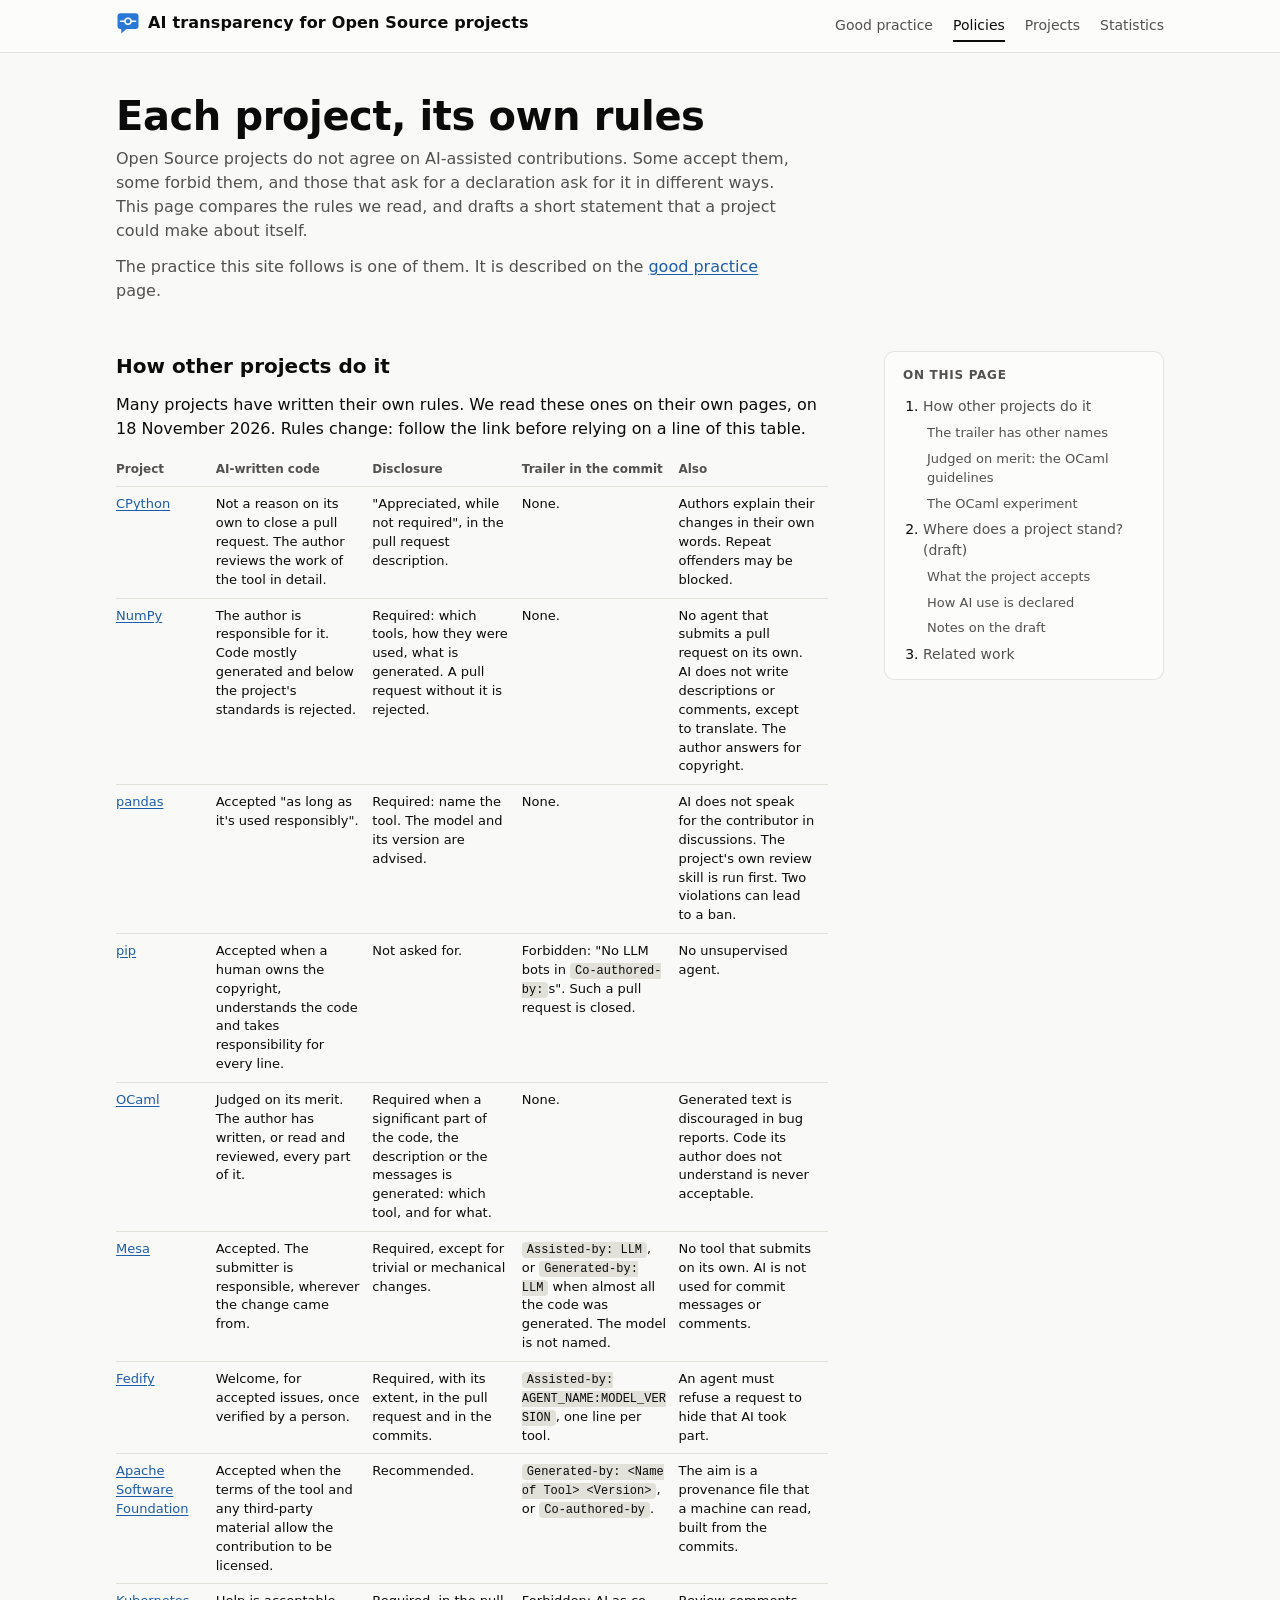
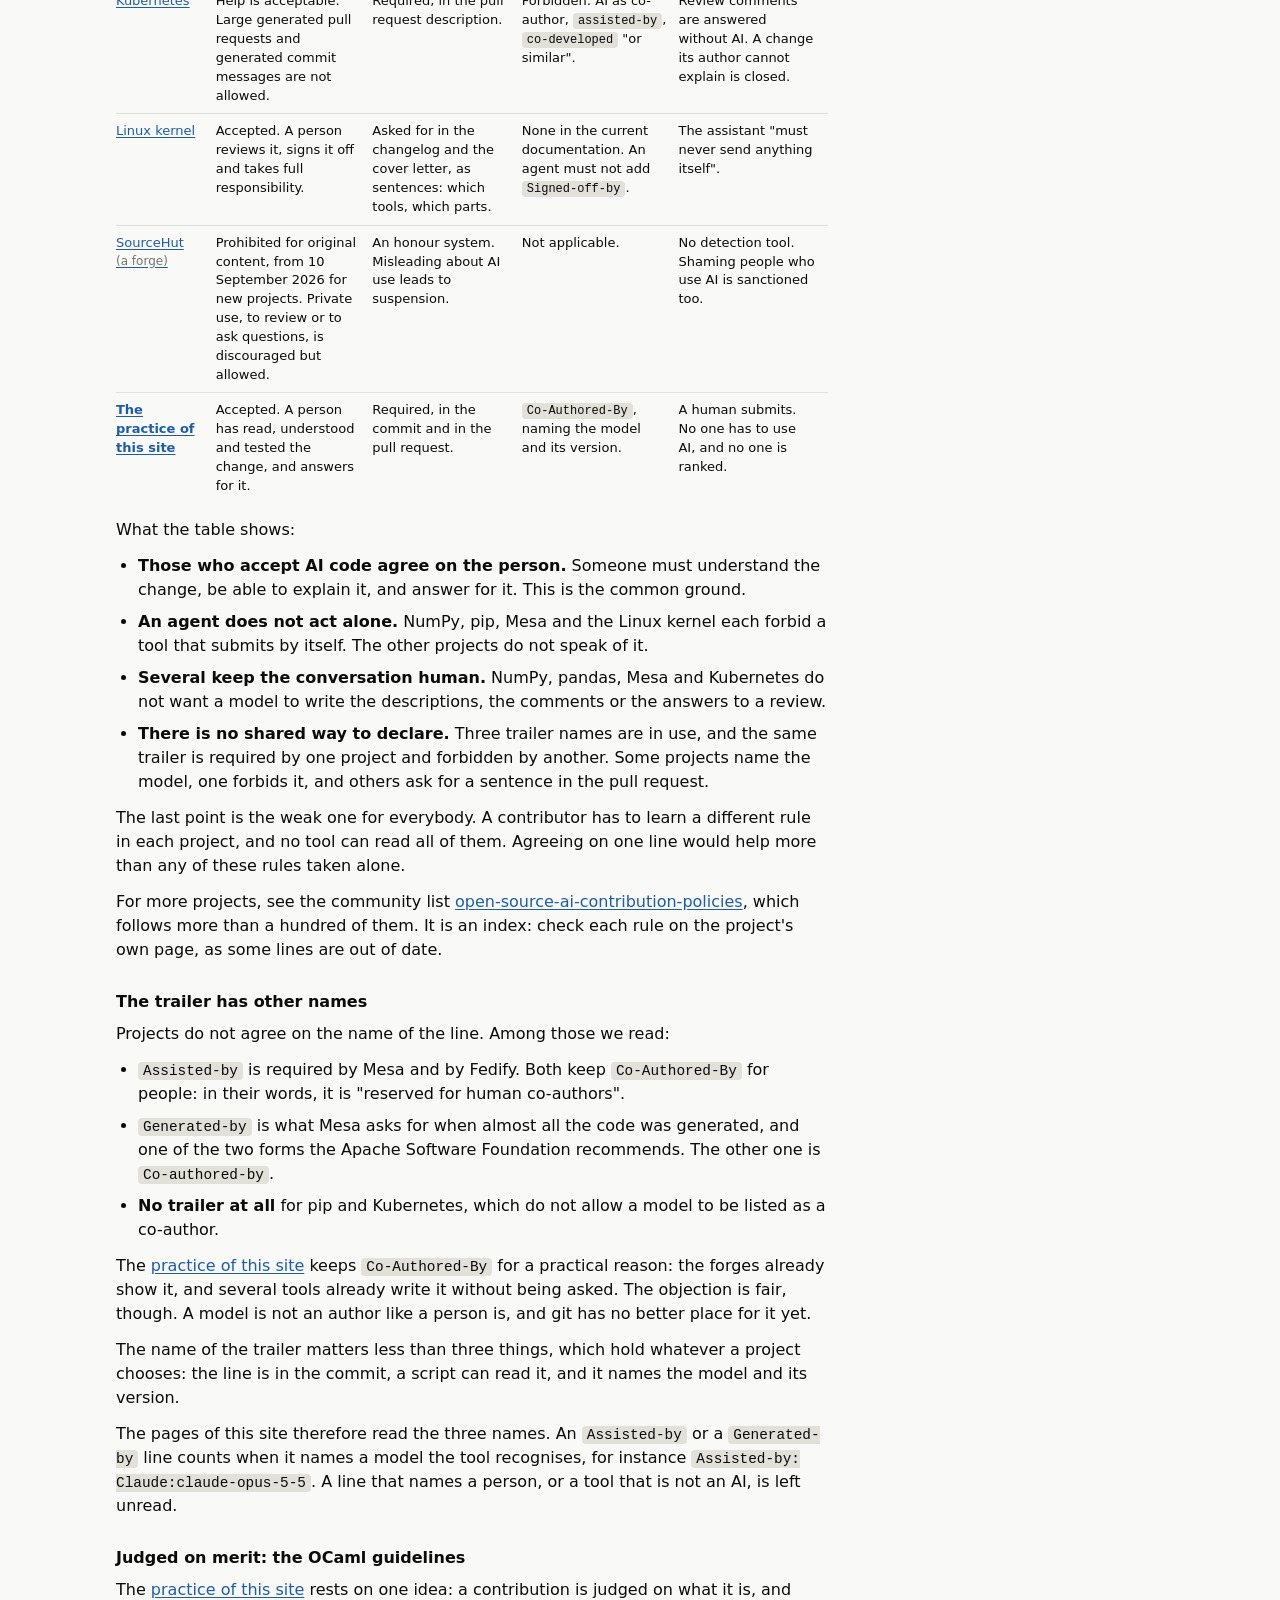
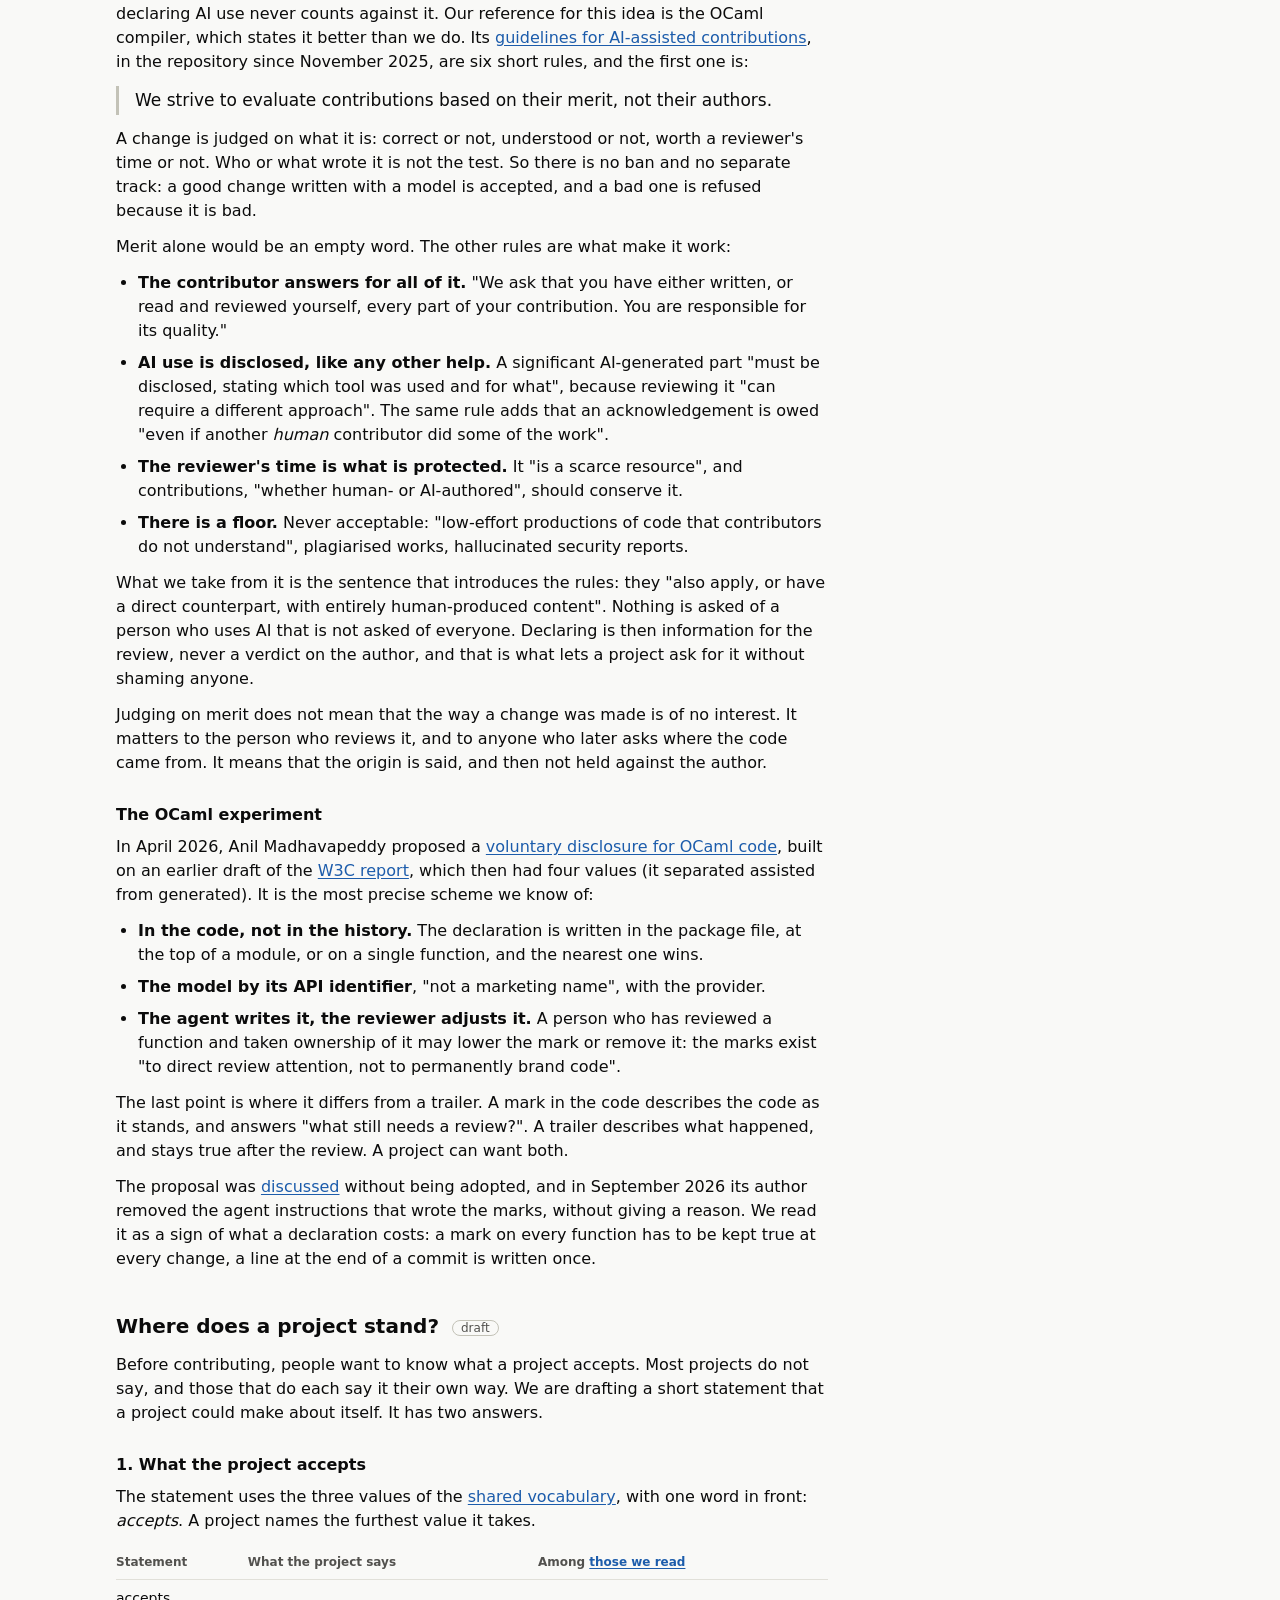
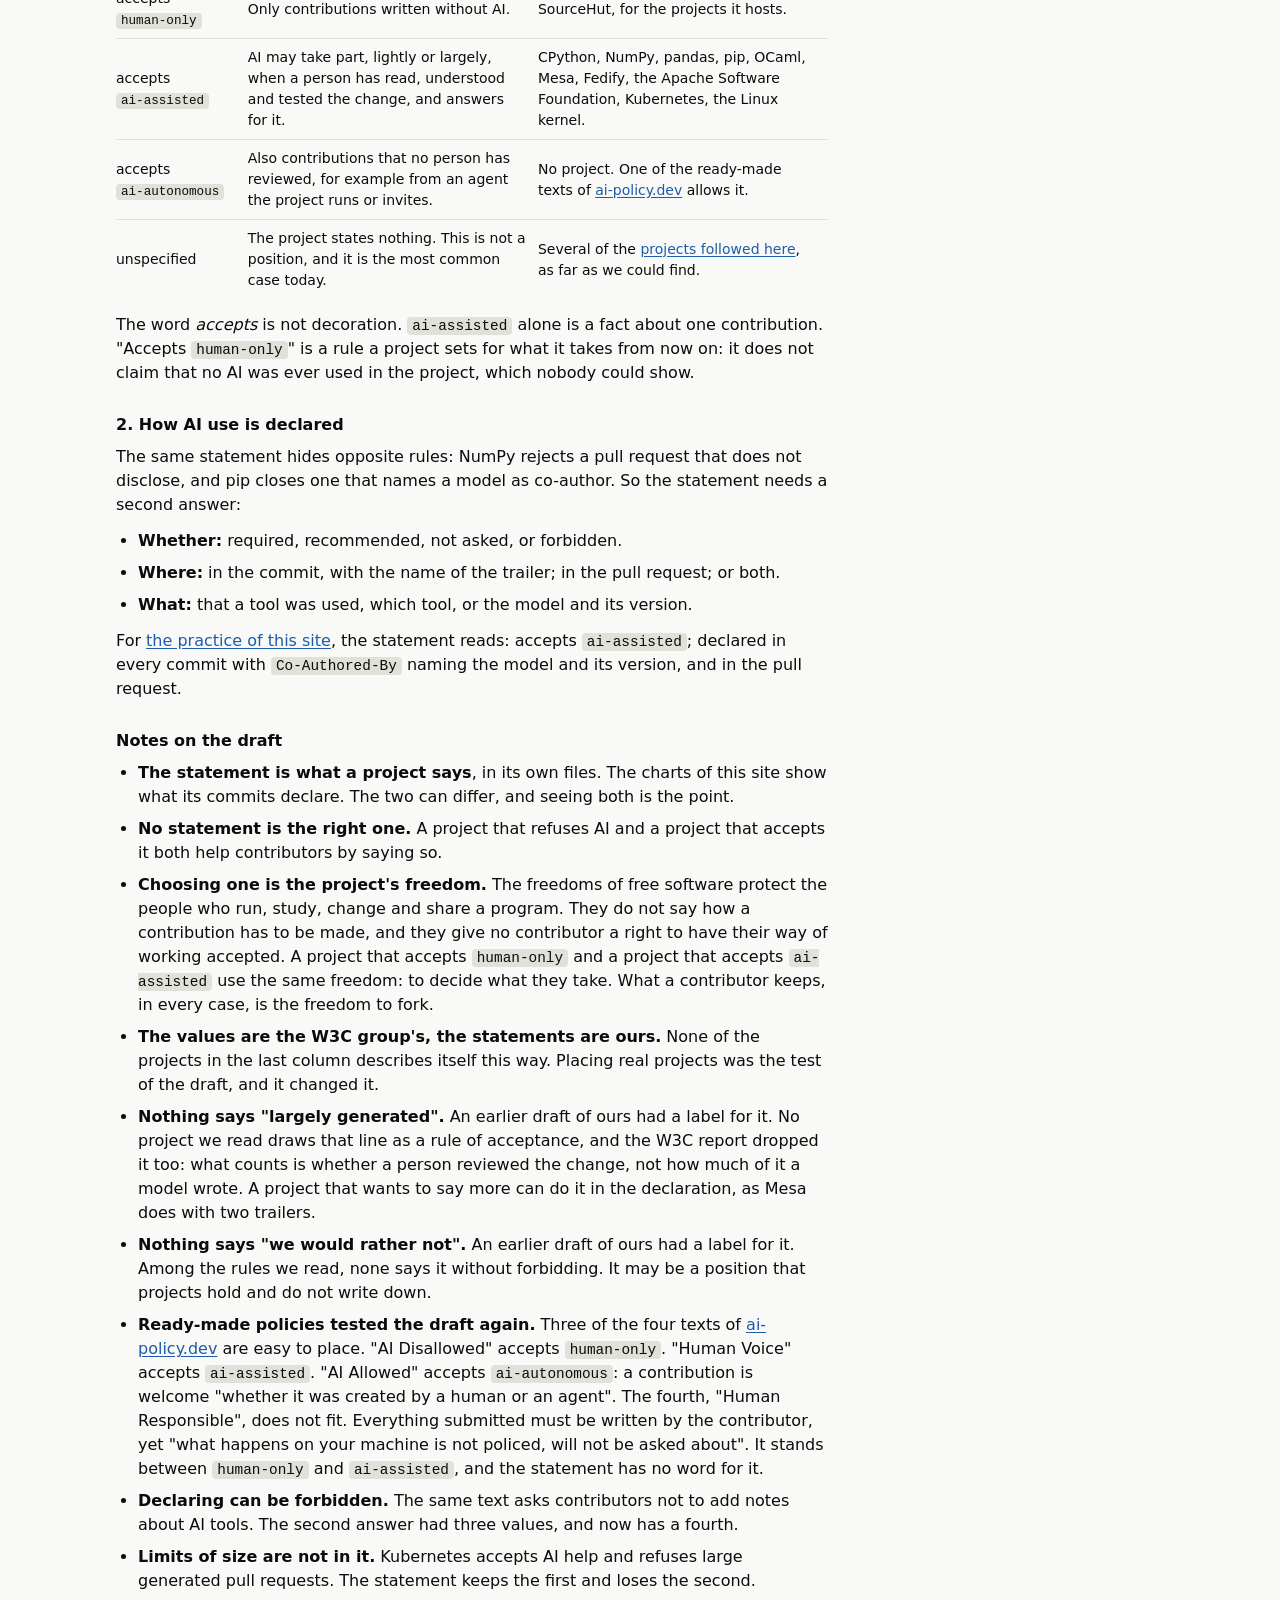
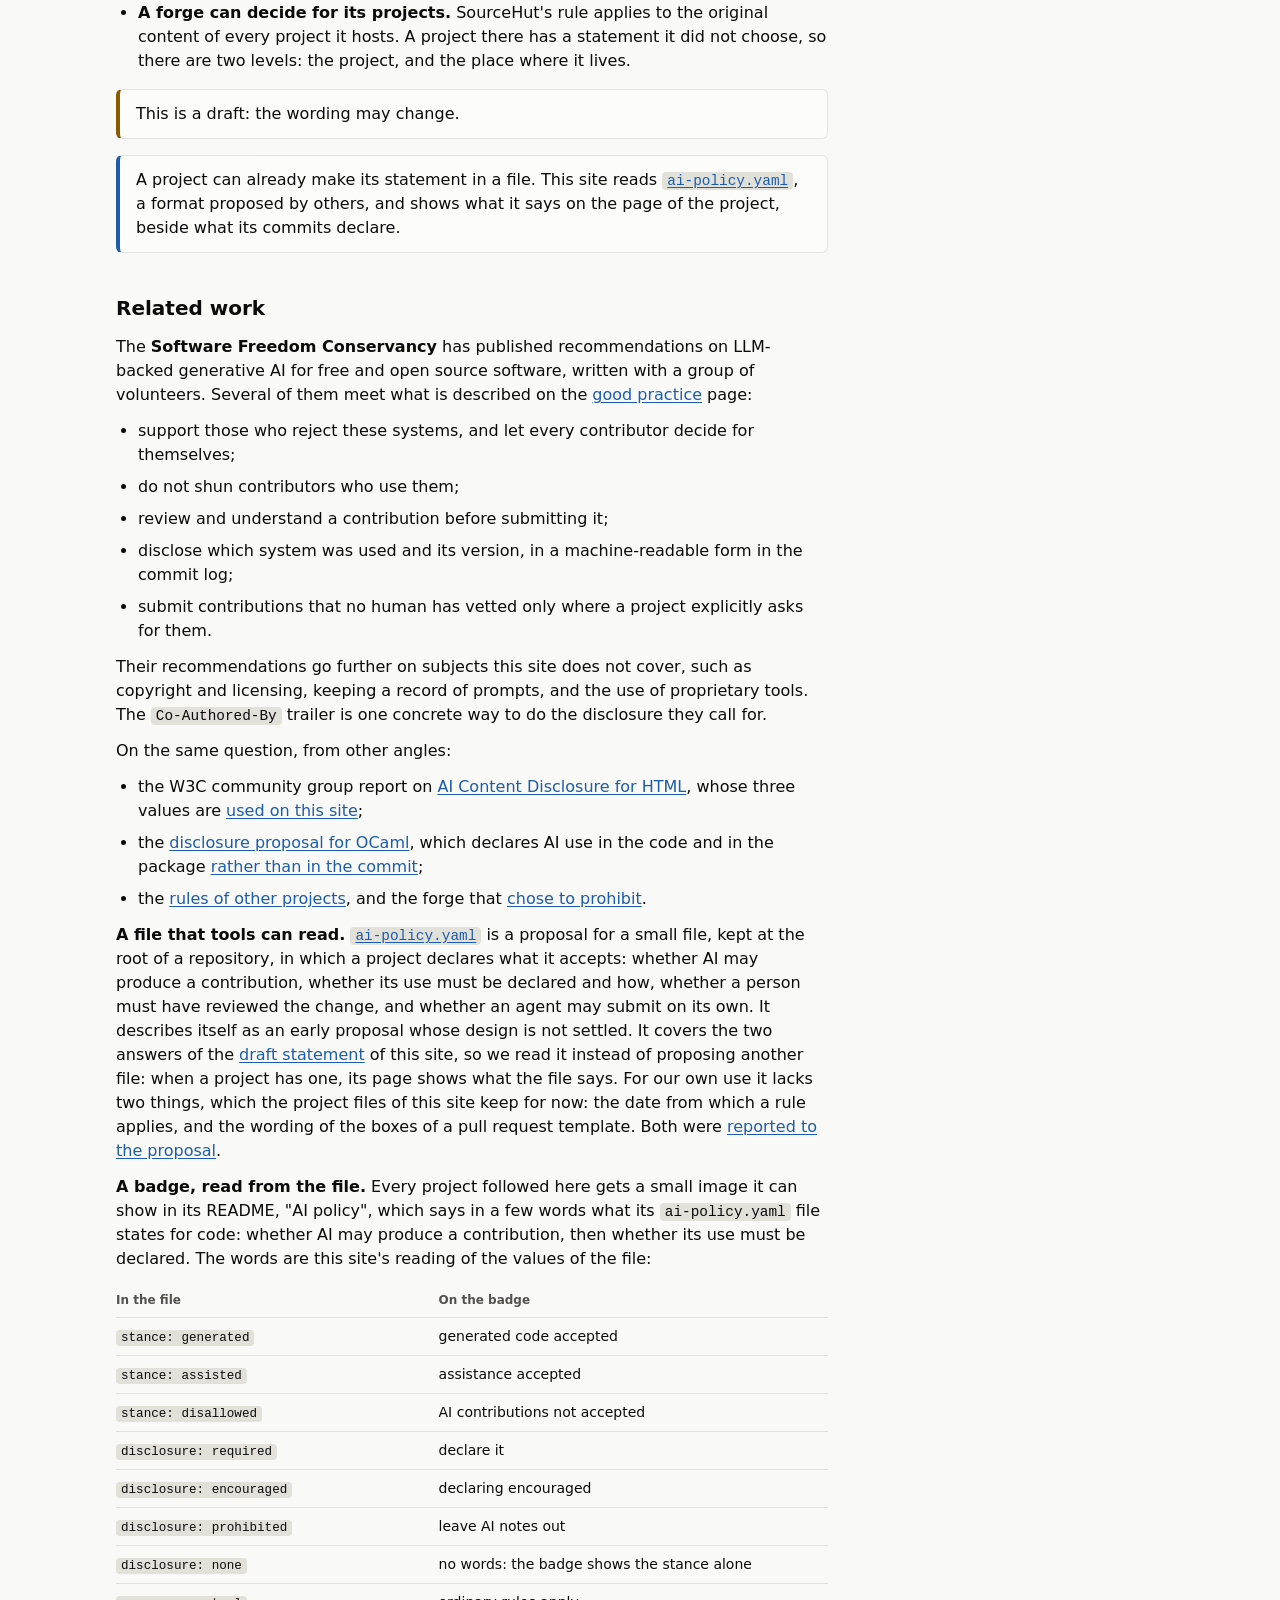
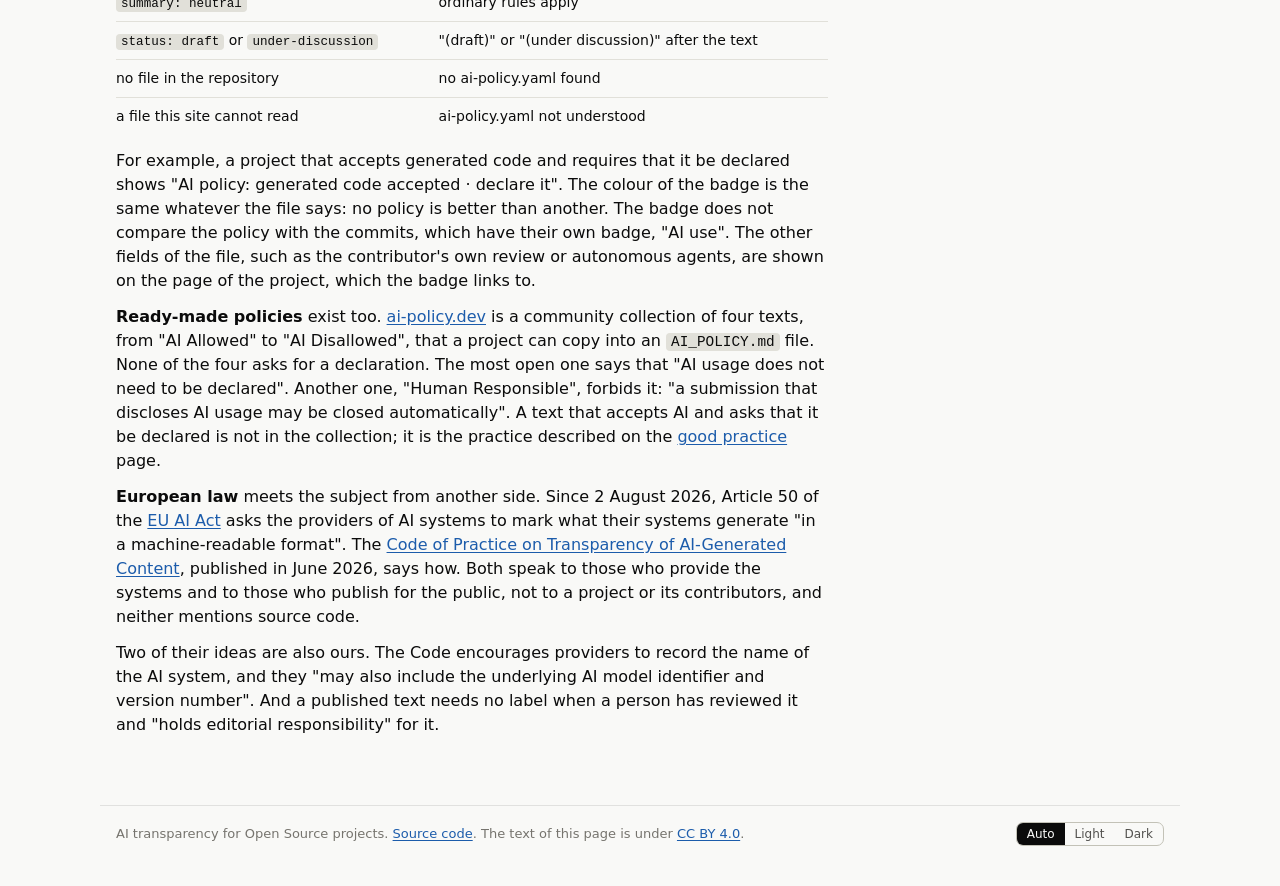
<file: ai_disclosure/site/policies.html>
<!doctype html>
<html lang="en">
<head>
<meta charset="utf-8">
<meta name="viewport" content="width=device-width, initial-scale=1">
<title>Policies · AI transparency for Open Source projects</title>
<meta name="description" content="How Open Source projects decide on AI-assisted contributions: their rules compared, and a draft statement a project could make about itself.">
<!-- site meta -->
<link rel="icon" href="favicon.svg" type="image/svg+xml">
<meta name="author" content="Cédric Bonhomme">
<link rel="author" href="humans.txt">
<meta name="theme-color" content="#f9f9f7" media="(prefers-color-scheme: light)">
<meta name="theme-color" content="#0d0d0d" media="(prefers-color-scheme: dark)">
<link rel="stylesheet" href="style.css">
<script src="theme.js"></script>
</head>
<body>
<header class="masthead">
  <div class="wrap masthead-row">
    <p class="brand"><a href="./"><img src="favicon.svg" alt="" width="24" height="24">AI transparency for Open Source projects</a></p>
    <nav class="nav" aria-label="Site">
      <a href="good-practice.html">Good practice</a>
      <a href="policies.html" aria-current="page">Policies</a>
      <a href="projects.html">Projects</a>
      <a href="stats.html">Statistics</a>
    </nav>
  </div>
</header>

<main class="wrap prose">
  <div class="intro">
    <h1>Each project, its own rules</h1>
    <p>Open Source projects do not agree on AI-assisted contributions. Some accept them, some forbid them, and those that ask for a declaration ask for it in different ways. This page compares the rules we read, and drafts a short statement that a project could make about itself.</p>
    <p>The practice this site follows is one of them. It is described on the <a href="good-practice.html">good practice</a> page.</p>
  </div>

  <div class="with-toc">
  <nav class="toc" aria-labelledby="toc-title">
    <p class="toc-title" id="toc-title">On this page</p>
    <ol>
      <li><a href="#others">How other projects do it</a>
        <ol>
          <li><a href="#other-trailers">The trailer has other names</a></li>
          <li><a href="#merit">Judged on merit: the OCaml guidelines</a></li>
          <li><a href="#ocaml">The OCaml experiment</a></li>
        </ol>
      </li>
      <li><a href="#taxonomy">Where does a project stand? (draft)</a>
        <ol>
          <li><a href="#accepts">What the project accepts</a></li>
          <li><a href="#declares">How AI use is declared</a></li>
          <li><a href="#taxonomy-notes">Notes on the draft</a></li>
        </ol>
      </li>
      <li><a href="#related">Related work</a></li>
    </ol>
  </nav>
  <div class="toc-body">
  <section id="others">
    <h2>How other projects do it</h2>
    <p>Many projects have written their own rules. We read these ones on their own pages, on 18 November 2026. Rules change: follow the link before relying on a line of this table.</p>
    <div class="table-scroll">
      <table class="policies">
        <thead><tr><th>Project</th><th>AI-written code</th><th>Disclosure</th><th>Trailer in the commit</th><th>Also</th></tr></thead>
        <tbody>
          <tr><td><a href="https://devguide.python.org/getting-started/ai-tools/" target="_blank" rel="noreferrer">CPython</a></td><td>Not a reason on its own to close a pull request. The author reviews the work of the tool in detail.</td><td>"Appreciated, while not required", in the pull request description.</td><td>None.</td><td>Authors explain their changes in their own words. Repeat offenders may be blocked.</td></tr>
          <tr><td><a href="https://numpy.org/devdocs/dev/ai_policy.html" target="_blank" rel="noreferrer">NumPy</a></td><td>The author is responsible for it. Code mostly generated and below the project's standards is rejected.</td><td>Required: which tools, how they were used, what is generated. A pull request without it is rejected.</td><td>None.</td><td>No agent that submits a pull request on its own. AI does not write descriptions or comments, except to translate. The author answers for copyright.</td></tr>
          <tr><td><a href="https://pandas.pydata.org/docs/dev/development/contributing.html" target="_blank" rel="noreferrer">pandas</a></td><td>Accepted "as long as it's used responsibly".</td><td>Required: name the tool. The model and its version are advised.</td><td>None.</td><td>AI does not speak for the contributor in discussions. The project's own review skill is run first. Two violations can lead to a ban.</td></tr>
          <tr><td><a href="https://github.com/pypa/pip/blob/main/AI_POLICY.md" target="_blank" rel="noreferrer">pip</a></td><td>Accepted when a human owns the copyright, understands the code and takes responsibility for every line.</td><td>Not asked for.</td><td>Forbidden: "No LLM bots in <code>Co-authored-by:</code>s". Such a pull request is closed.</td><td>No unsupervised agent.</td></tr>
          <tr><td><a href="https://github.com/ocaml/ocaml/blob/trunk/AI.md" target="_blank" rel="noreferrer">OCaml</a></td><td>Judged on its merit. The author has written, or read and reviewed, every part of it.</td><td>Required when a significant part of the code, the description or the messages is generated: which tool, and for what.</td><td>None.</td><td>Generated text is discouraged in bug reports. Code its author does not understand is never acceptable.</td></tr>
          <tr><td><a href="https://docs.mesa3d.org/submittingpatches.html" target="_blank" rel="noreferrer">Mesa</a></td><td>Accepted. The submitter is responsible, wherever the change came from.</td><td>Required, except for trivial or mechanical changes.</td><td><code>Assisted-by: LLM</code>, or <code>Generated-by: LLM</code> when almost all the code was generated. The model is not named.</td><td>No tool that submits on its own. AI is not used for commit messages or comments.</td></tr>
          <tr><td><a href="https://github.com/fedify-dev/fedify/blob/main/AI_POLICY.md" target="_blank" rel="noreferrer">Fedify</a></td><td>Welcome, for accepted issues, once verified by a person.</td><td>Required, with its extent, in the pull request and in the commits.</td><td><code>Assisted-by: AGENT_NAME:MODEL_VERSION</code>, one line per tool.</td><td>An agent must refuse a request to hide that AI took part.</td></tr>
          <tr><td><a href="https://www.apache.org/legal/generative-tooling.html" target="_blank" rel="noreferrer">Apache Software Foundation</a></td><td>Accepted when the terms of the tool and any third-party material allow the contribution to be licensed.</td><td>Recommended.</td><td><code>Generated-by: &lt;Name of Tool&gt; &lt;Version&gt;</code>, or <code>Co-authored-by</code>.</td><td>The aim is a provenance file that a machine can read, built from the commits.</td></tr>
          <tr><td><a href="https://www.kubernetes.dev/docs/guide/pull-requests/#ai-guidance" target="_blank" rel="noreferrer">Kubernetes</a></td><td>Help is acceptable. Large generated pull requests and generated commit messages are not allowed.</td><td>Required, in the pull request description.</td><td>Forbidden: AI as co-author, <code>assisted-by</code>, <code>co-developed</code> "or similar".</td><td>Review comments are answered without AI. A change its author cannot explain is closed.</td></tr>
          <tr><td><a href="https://docs.kernel.org/process/coding-assistants.html" target="_blank" rel="noreferrer">Linux kernel</a></td><td>Accepted. A person reviews it, signs it off and takes full responsibility.</td><td>Asked for in the changelog and the cover letter, as sentences: which tools, which parts.</td><td>None in the current documentation. An agent must not add <code>Signed-off-by</code>.</td><td>The assistant "must never send anything itself".</td></tr>
          <tr><td><a href="https://sourcehut.org/blog/2026-08-27-tos-changes-and-llms/" target="_blank" rel="noreferrer">SourceHut <small>(a forge)</small></a></td><td>Prohibited for original content, from 10 September 2026 for new projects. Private use, to review or to ask questions, is discouraged but allowed.</td><td>An honour system. Misleading about AI use leads to suspension.</td><td>Not applicable.</td><td>No detection tool. Shaming people who use AI is sanctioned too.</td></tr>
          <tr><td><strong><a href="good-practice.html">The practice of this site</a></strong></td><td>Accepted. A person has read, understood and tested the change, and answers for it.</td><td>Required, in the commit and in the pull request.</td><td><code>Co-Authored-By</code>, naming the model and its version.</td><td>A human submits. No one has to use AI, and no one is ranked.</td></tr>
        </tbody>
      </table>
    </div>
    <p>What the table shows:</p>
    <ul>
      <li><strong>Those who accept AI code agree on the person.</strong> Someone must understand the change, be able to explain it, and answer for it. This is the common ground.</li>
      <li><strong>An agent does not act alone.</strong> NumPy, pip, Mesa and the Linux kernel each forbid a tool that submits by itself. The other projects do not speak of it.</li>
      <li><strong>Several keep the conversation human.</strong> NumPy, pandas, Mesa and Kubernetes do not want a model to write the descriptions, the comments or the answers to a review.</li>
      <li><strong>There is no shared way to declare.</strong> Three trailer names are in use, and the same trailer is required by one project and forbidden by another. Some projects name the model, one forbids it, and others ask for a sentence in the pull request.</li>
    </ul>
    <p>The last point is the weak one for everybody. A contributor has to learn a different rule in each project, and no tool can read all of them. Agreeing on one line would help more than any of these rules taken alone.</p>
    <p>For more projects, see the community list <a href="https://github.com/melissawm/open-source-ai-contribution-policies" target="_blank" rel="noreferrer">open-source-ai-contribution-policies</a>, which follows more than a hundred of them. It is an index: check each rule on the project's own page, as some lines are out of date.</p>

    <h3 id="other-trailers">The trailer has other names</h3>
    <p>Projects do not agree on the name of the line. Among those we read:</p>
    <ul>
      <li><strong><code>Assisted-by</code></strong> is required by Mesa and by Fedify. Both keep <code>Co-Authored-By</code> for people: in their words, it is "reserved for human co-authors".</li>
      <li><strong><code>Generated-by</code></strong> is what Mesa asks for when almost all the code was generated, and one of the two forms the Apache Software Foundation recommends. The other one is <code>Co-authored-by</code>.</li>
      <li><strong>No trailer at all</strong> for pip and Kubernetes, which do not allow a model to be listed as a co-author.</li>
    </ul>
    <p>The <a href="good-practice.html#trailer">practice of this site</a> keeps <code>Co-Authored-By</code> for a practical reason: the forges already show it, and several tools already write it without being asked. The objection is fair, though. A model is not an author like a person is, and git has no better place for it yet.</p>
    <p>The name of the trailer matters less than three things, which hold whatever a project chooses: the line is in the commit, a script can read it, and it names the model and its version.</p>
    <p>The pages of this site therefore read the three names. An <code>Assisted-by</code> or a <code>Generated-by</code> line counts when it names a model the tool recognises, for instance <code>Assisted-by: Claude:claude-opus-5-5</code>. A line that names a person, or a tool that is not an AI, is left unread.</p>

    <h3 id="merit">Judged on merit: the OCaml guidelines</h3>
    <p>The <a href="good-practice.html#everybody">practice of this site</a> rests on one idea: a contribution is judged on what it is, and declaring AI use never counts against it. Our reference for this idea is the OCaml compiler, which states it better than we do. Its <a href="https://github.com/ocaml/ocaml/blob/trunk/AI.md" target="_blank" rel="noreferrer">guidelines for AI-assisted contributions</a>, in the repository since November 2025, are six short rules, and the first one is:</p>
    <blockquote><p>We strive to evaluate contributions based on their merit, not their authors.</p></blockquote>
    <p>A change is judged on what it is: correct or not, understood or not, worth a reviewer's time or not. Who or what wrote it is not the test. So there is no ban and no separate track: a good change written with a model is accepted, and a bad one is refused because it is bad.</p>
    <p>Merit alone would be an empty word. The other rules are what make it work:</p>
    <ul>
      <li><strong>The contributor answers for all of it.</strong> "We ask that you have either written, or read and reviewed yourself, every part of your contribution. You are responsible for its quality."</li>
      <li><strong>AI use is disclosed, like any other help.</strong> A significant AI-generated part "must be disclosed, stating which tool was used and for what", because reviewing it "can require a different approach". The same rule adds that an acknowledgement is owed "even if another <em>human</em> contributor did some of the work".</li>
      <li><strong>The reviewer's time is what is protected.</strong> It "is a scarce resource", and contributions, "whether human- or AI-authored", should conserve it.</li>
      <li><strong>There is a floor.</strong> Never acceptable: "low-effort productions of code that contributors do not understand", plagiarised works, hallucinated security reports.</li>
    </ul>
    <p>What we take from it is the sentence that introduces the rules: they "also apply, or have a direct counterpart, with entirely human-produced content". Nothing is asked of a person who uses AI that is not asked of everyone. Declaring is then information for the review, never a verdict on the author, and that is what lets a project ask for it without shaming anyone.</p>
    <p>Judging on merit does not mean that the way a change was made is of no interest. It matters to the person who reviews it, and to anyone who later asks where the code came from. It means that the origin is said, and then not held against the author.</p>

    <h3 id="ocaml">The OCaml experiment</h3>
    <p>In April 2026, Anil Madhavapeddy proposed a <a href="https://github.com/avsm/ocaml-ai-disclosure" target="_blank" rel="noreferrer">voluntary disclosure for OCaml code</a>, built on an earlier draft of the <a href="good-practice.html#levels">W3C report</a>, which then had four values (it separated assisted from generated). It is the most precise scheme we know of:</p>
    <ul>
      <li><strong>In the code, not in the history.</strong> The declaration is written in the package file, at the top of a module, or on a single function, and the nearest one wins.</li>
      <li><strong>The model by its API identifier</strong>, "not a marketing name", with the provider.</li>
      <li><strong>The agent writes it, the reviewer adjusts it.</strong> A person who has reviewed a function and taken ownership of it may lower the mark or remove it: the marks exist "to direct review attention, not to permanently brand code".</li>
    </ul>
    <p>The last point is where it differs from a trailer. A mark in the code describes the code as it stands, and answers "what still needs a review?". A trailer describes what happened, and stays true after the review. A project can want both.</p>
    <p>The proposal was <a href="https://discuss.ocaml.org/t/a-proposal-for-voluntary-ai-disclosure-in-ocaml-code/17950" target="_blank" rel="noreferrer">discussed</a> without being adopted, and in September 2026 its author removed the agent instructions that wrote the marks, without giving a reason. We read it as a sign of what a declaration costs: a mark on every function has to be kept true at every change, a line at the end of a commit is written once.</p>
  </section>

  <section id="taxonomy">
    <h2>Where does a project stand? <span class="state">draft</span></h2>
    <p>Before contributing, people want to know what a project accepts. Most projects do not say, and those that do each say it their own way. We are drafting a short statement that a project could make about itself. It has two answers.</p>

    <h3 id="accepts">1. What the project accepts</h3>
    <p>The statement uses the three values of the <a href="good-practice.html#levels">shared vocabulary</a>, with one word in front: <em>accepts</em>. A project names the furthest value it takes.</p>
    <div class="table-scroll">
      <table>
        <thead><tr><th>Statement</th><th>What the project says</th><th>Among <a href="#others">those we read</a></th></tr></thead>
        <tbody>
          <tr><td>accepts <code>human-only</code></td><td>Only contributions written without AI.</td><td>SourceHut, for the projects it hosts.</td></tr>
          <tr><td>accepts <code>ai-assisted</code></td><td>AI may take part, lightly or largely, when a person has read, understood and tested the change, and answers for it.</td><td>CPython, NumPy, pandas, pip, OCaml, Mesa, Fedify, the Apache Software Foundation, Kubernetes, the Linux kernel.</td></tr>
          <tr><td>accepts <code>ai-autonomous</code></td><td>Also contributions that no person has reviewed, for example from an agent the project runs or invites.</td><td>No project. One of the ready-made texts of <a href="https://ai-policy.dev/" target="_blank" rel="noreferrer">ai-policy.dev</a> allows it.</td></tr>
          <tr><td>unspecified</td><td>The project states nothing. This is not a position, and it is the most common case today.</td><td>Several of the <a href="projects.html">projects followed here</a>, as far as we could find.</td></tr>
        </tbody>
      </table>
    </div>
    <p>The word <em>accepts</em> is not decoration. <code>ai-assisted</code> alone is a fact about one contribution. "Accepts <code>human-only</code>" is a rule a project sets for what it takes from now on: it does not claim that no AI was ever used in the project, which nobody could show.</p>

    <h3 id="declares">2. How AI use is declared</h3>
    <p>The same statement hides opposite rules: NumPy rejects a pull request that does not disclose, and pip closes one that names a model as co-author. So the statement needs a second answer:</p>
    <ul>
      <li><strong>Whether:</strong> required, recommended, not asked, or forbidden.</li>
      <li><strong>Where:</strong> in the commit, with the name of the trailer; in the pull request; or both.</li>
      <li><strong>What:</strong> that a tool was used, which tool, or the model and its version.</li>
    </ul>
    <p>For <a href="good-practice.html">the practice of this site</a>, the statement reads: accepts <code>ai-assisted</code>; declared in every commit with <code>Co-Authored-By</code> naming the model and its version, and in the pull request.</p>

    <h3 id="taxonomy-notes">Notes on the draft</h3>
    <ul>
      <li><strong>The statement is what a project says</strong>, in its own files. The charts of this site show what its commits declare. The two can differ, and seeing both is the point.</li>
      <li><strong>No statement is the right one.</strong> A project that refuses AI and a project that accepts it both help contributors by saying so.</li>
      <li><strong>Choosing one is the project's freedom.</strong> The freedoms of free software protect the people who run, study, change and share a program. They do not say how a contribution has to be made, and they give no contributor a right to have their way of working accepted. A project that accepts <code>human-only</code> and a project that accepts <code>ai-assisted</code> use the same freedom: to decide what they take. What a contributor keeps, in every case, is the freedom to fork.</li>
      <li><strong>The values are the W3C group's, the statements are ours.</strong> None of the projects in the last column describes itself this way. Placing real projects was the test of the draft, and it changed it.</li>
      <li><strong>Nothing says "largely generated".</strong> An earlier draft of ours had a label for it. No project we read draws that line as a rule of acceptance, and the W3C report dropped it too: what counts is whether a person reviewed the change, not how much of it a model wrote. A project that wants to say more can do it in the declaration, as Mesa does with two trailers.</li>
      <li><strong>Nothing says "we would rather not".</strong> An earlier draft of ours had a label for it. Among the rules we read, none says it without forbidding. It may be a position that projects hold and do not write down.</li>
      <li><strong>Ready-made policies tested the draft again.</strong> Three of the four texts of <a href="https://ai-policy.dev/" target="_blank" rel="noreferrer">ai-policy.dev</a> are easy to place. "AI Disallowed" accepts <code>human-only</code>. "Human Voice" accepts <code>ai-assisted</code>. "AI Allowed" accepts <code>ai-autonomous</code>: a contribution is welcome "whether it was created by a human or an agent". The fourth, "Human Responsible", does not fit. Everything submitted must be written by the contributor, yet "what happens on your machine is not policed, will not be asked about". It stands between <code>human-only</code> and <code>ai-assisted</code>, and the statement has no word for it.</li>
      <li><strong>Declaring can be forbidden.</strong> The same text asks contributors not to add notes about AI tools. The second answer had three values, and now has a fourth.</li>
      <li><strong>Limits of size are not in it.</strong> Kubernetes accepts AI help and refuses large generated pull requests. The statement keeps the first and loses the second.</li>
      <li><strong>A forge can decide for its projects.</strong> SourceHut's rule applies to the original content of every project it hosts. A project there has a statement it did not choose, so there are two levels: the project, and the place where it lives.</li>
    </ul>
    <p class="callout caution">This is a draft: the wording may change.</p>
    <p class="callout">A project can already make its statement in a file. This site reads <a href="#policy-file"><code>ai-policy.yaml</code></a>, a format proposed by others, and shows what it says on the page of the project, beside what its commits declare.</p>
  </section>

  <section id="related">
    <h2>Related work</h2>
    <p>The <strong>Software Freedom Conservancy</strong> has published recommendations on LLM-backed generative AI for free and open source software, written with a group of volunteers. Several of them meet what is described on the <a href="good-practice.html">good practice</a> page:</p>
    <ul>
      <li>support those who reject these systems, and let every contributor decide for themselves;</li>
      <li>do not shun contributors who use them;</li>
      <li>review and understand a contribution before submitting it;</li>
      <li>disclose which system was used and its version, in a machine-readable form in the commit log;</li>
      <li>submit contributions that no human has vetted only where a project explicitly asks for them.</li>
    </ul>
    <p>Their recommendations go further on subjects this site does not cover, such as copyright and licensing, keeping a record of prompts, and the use of proprietary tools. The <code>Co-Authored-By</code> trailer is one concrete way to do the disclosure they call for.</p>
    <p>On the same question, from other angles:</p>
    <ul>
      <li>the W3C community group report on <a href="https://www.w3.org/community/reports/ai-content-disclosure/CG-FINAL-ai-content-disclosure-20261009/" target="_blank" rel="noreferrer">AI Content Disclosure for HTML</a>, whose three values are <a href="good-practice.html#levels">used on this site</a>;</li>
      <li>the <a href="https://github.com/avsm/ocaml-ai-disclosure" target="_blank" rel="noreferrer">disclosure proposal for OCaml</a>, which declares AI use in the code and in the package <a href="#ocaml">rather than in the commit</a>;</li>
      <li>the <a href="#others">rules of other projects</a>, and the forge that <a href="https://sourcehut.org/blog/2026-08-27-tos-changes-and-llms/" target="_blank" rel="noreferrer">chose to prohibit</a>.</li>
    </ul>
    <p id="policy-file"><strong>A file that tools can read.</strong> <a href="https://codeberg.org/open-source-ecosystem/ai-policy" target="_blank" rel="noreferrer"><code>ai-policy.yaml</code></a> is a proposal for a small file, kept at the root of a repository, in which a project declares what it accepts: whether AI may produce a contribution, whether its use must be declared and how, whether a person must have reviewed the change, and whether an agent may submit on its own. It describes itself as an early proposal whose design is not settled. It covers the two answers of the <a href="#taxonomy">draft statement</a> of this site, so we read it instead of proposing another file: when a project has one, its page shows what the file says. For our own use it lacks two things, which the project files of this site keep for now: the date from which a rule applies, and the wording of the boxes of a pull request template. Both were <a href="https://codeberg.org/open-source-ecosystem/ai-policy/issues/3" target="_blank" rel="noreferrer">reported to the proposal</a>.</p>
    <p id="policy-badge"><strong>A badge, read from the file.</strong> Every project followed here gets a small image it can show in its README, "AI policy", which says in a few words what its <code>ai-policy.yaml</code> file states for code: whether AI may produce a contribution, then whether its use must be declared. The words are this site's reading of the values of the file:</p>
    <div class="table-scroll">
      <table>
        <thead><tr><th>In the file</th><th>On the badge</th></tr></thead>
        <tbody>
          <tr><td><code>stance: generated</code></td><td>generated code accepted</td></tr>
          <tr><td><code>stance: assisted</code></td><td>assistance accepted</td></tr>
          <tr><td><code>stance: disallowed</code></td><td>AI contributions not accepted</td></tr>
          <tr><td><code>disclosure: required</code></td><td>declare it</td></tr>
          <tr><td><code>disclosure: encouraged</code></td><td>declaring encouraged</td></tr>
          <tr><td><code>disclosure: prohibited</code></td><td>leave AI notes out</td></tr>
          <tr><td><code>disclosure: none</code></td><td>no words: the badge shows the stance alone</td></tr>
          <tr><td><code>summary: neutral</code></td><td>ordinary rules apply</td></tr>
          <tr><td><code>status: draft</code> or <code>under-discussion</code></td><td>"(draft)" or "(under discussion)" after the text</td></tr>
          <tr><td>no file in the repository</td><td>no ai-policy.yaml found</td></tr>
          <tr><td>a file this site cannot read</td><td>ai-policy.yaml not understood</td></tr>
        </tbody>
      </table>
    </div>
    <p>For example, a project that accepts generated code and requires that it be declared shows "AI policy: generated code accepted · declare it". The colour of the badge is the same whatever the file says: no policy is better than another. The badge does not compare the policy with the commits, which have their own badge, "AI use". The other fields of the file, such as the contributor's own review or autonomous agents, are shown on the page of the project, which the badge links to.</p>
    <p><strong>Ready-made policies</strong> exist too. <a href="https://ai-policy.dev/" target="_blank" rel="noreferrer">ai-policy.dev</a> is a community collection of four texts, from "AI Allowed" to "AI Disallowed", that a project can copy into an <code>AI_POLICY.md</code> file. None of the four asks for a declaration. The most open one says that "AI usage does not need to be declared". Another one, "Human Responsible", forbids it: "a submission that discloses AI usage may be closed automatically". A text that accepts AI and asks that it be declared is not in the collection; it is the practice described on the <a href="good-practice.html">good practice</a> page.</p>
    <p><strong>European law</strong> meets the subject from another side. Since 2 August 2026, Article 50 of the <a href="https://eur-lex.europa.eu/eli/reg/2024/1689/oj/eng" target="_blank" rel="noreferrer">EU AI Act</a> asks the providers of AI systems to mark what their systems generate "in a machine-readable format". The <a href="https://digital-strategy.ec.europa.eu/en/policies/code-practice-ai-generated-content" target="_blank" rel="noreferrer">Code of Practice on Transparency of AI-Generated Content</a>, published in June 2026, says how. Both speak to those who provide the systems and to those who publish for the public, not to a project or its contributors, and neither mentions source code.</p>
    <p>Two of their ideas are also ours. The Code encourages providers to record the name of the AI system, and they "may also include the underlying AI model identifier and version number". And a published text needs no label when a person has reviewed it and "holds editorial responsibility" for it.</p>
  </section>
  </div>
  </div>
</main>

<footer class="wrap footer"><span>AI transparency for Open Source projects. <a href="https://github.com/cedricbonhomme/ai-disclosure" target="_blank" rel="noreferrer">Source code</a>. The text of this page is under <a href="https://creativecommons.org/licenses/by/4.0/" target="_blank" rel="noreferrer">CC BY 4.0</a>.</span></footer>
</body>
</html>
</file>
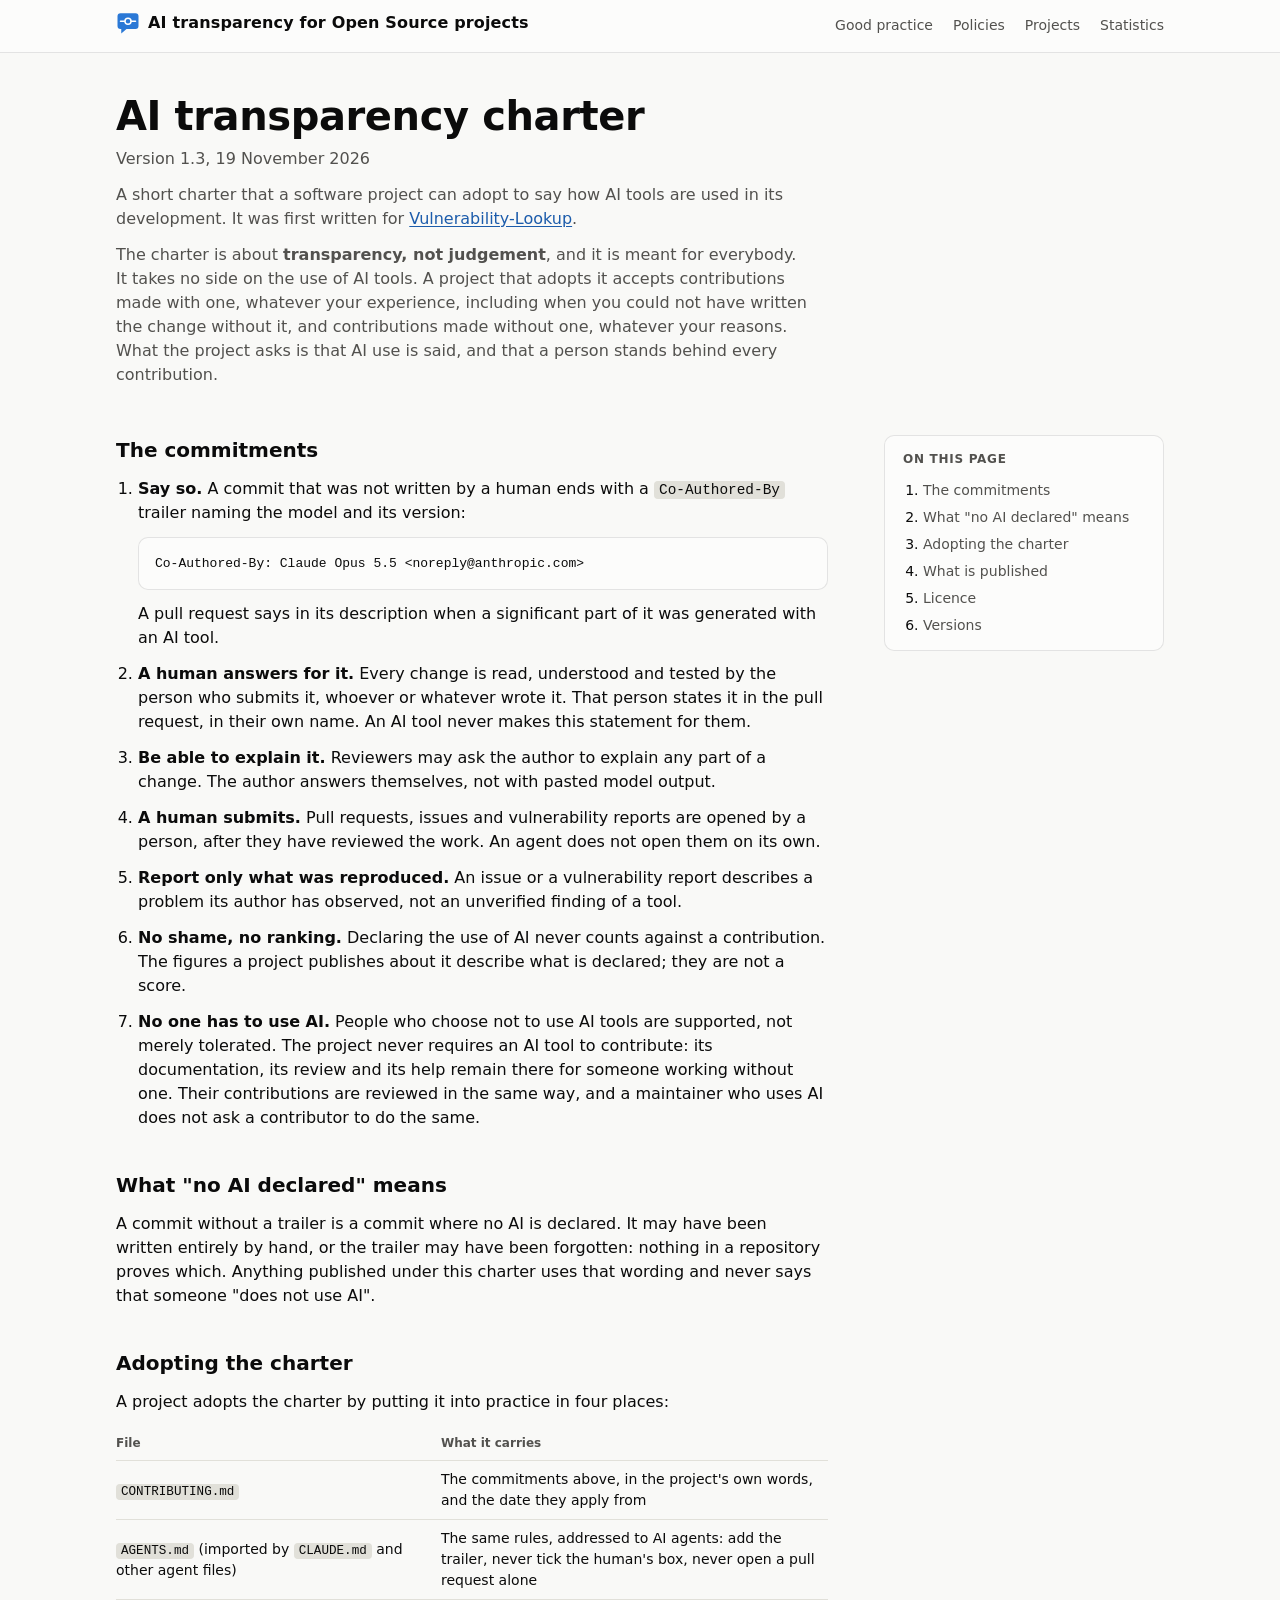
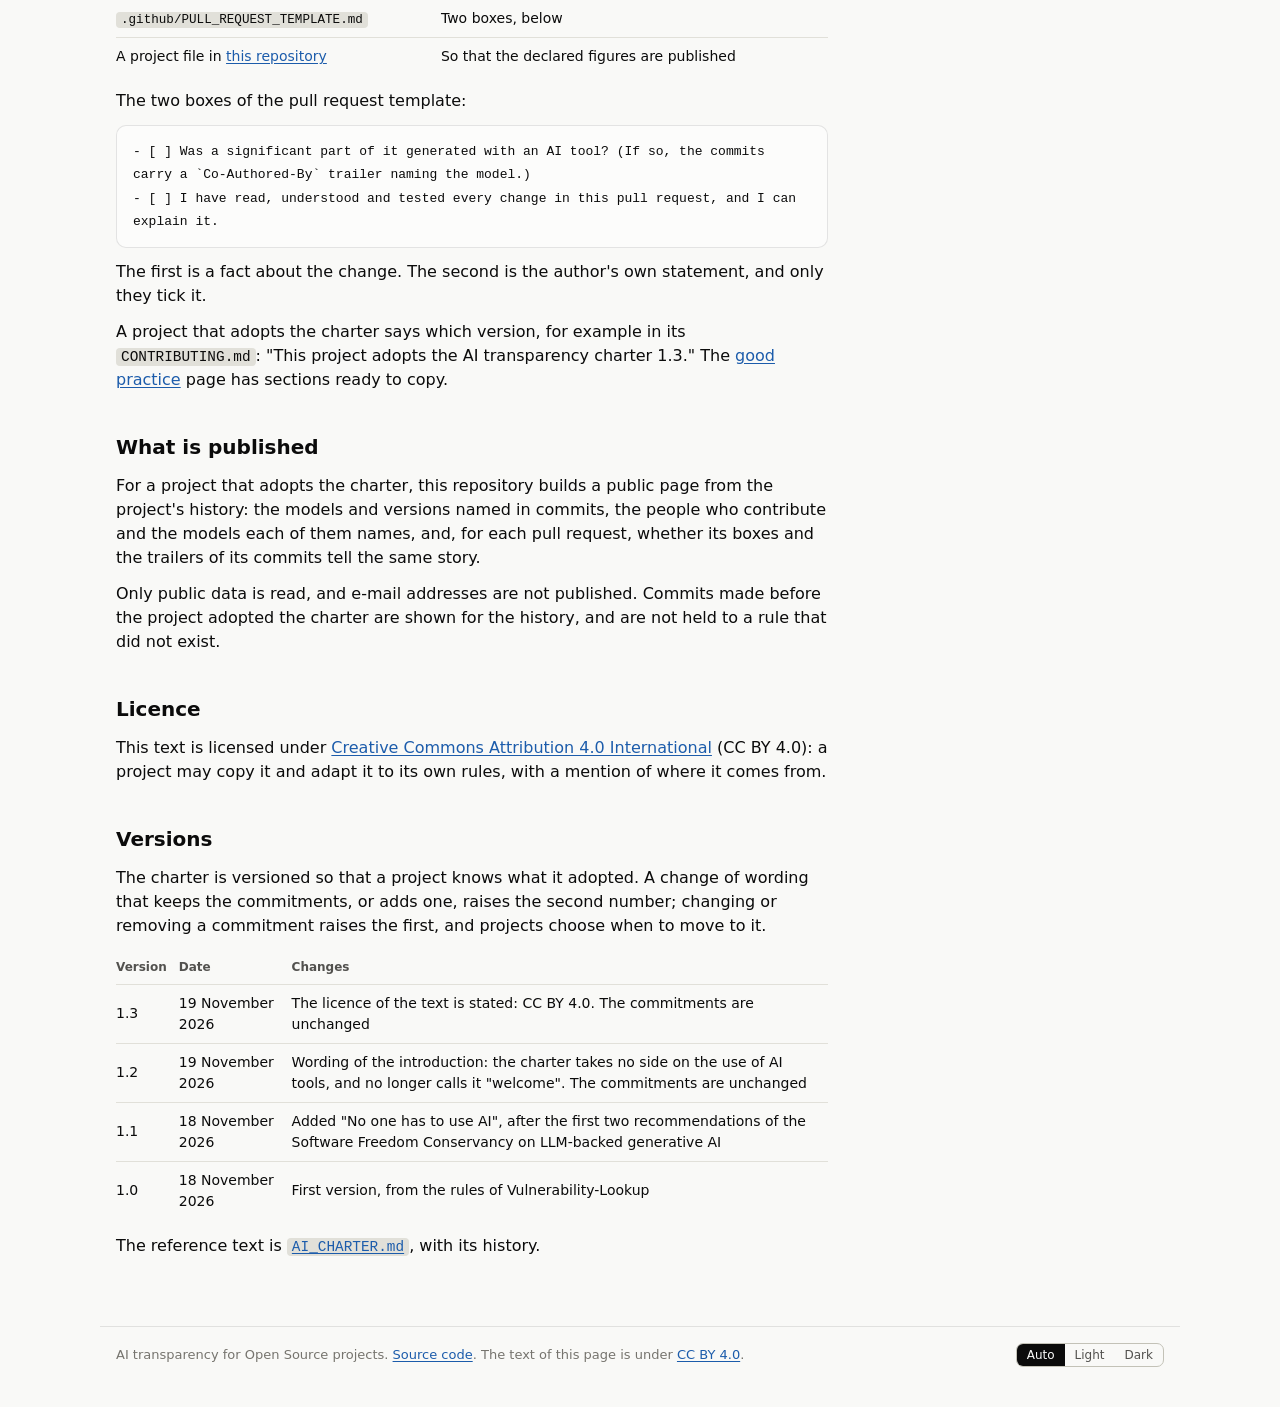
<file: saywhichai/site/charter.html>
<!doctype html>
<html lang="en">
<head>
<meta charset="utf-8">
<meta name="viewport" content="width=device-width, initial-scale=1">
<title>Charter · AI transparency for Open Source projects</title>
<meta name="description" content="The AI transparency charter: seven commitments a software project can adopt to say how AI tools are used in its development.">
<!-- site meta -->
<link rel="icon" href="favicon.svg" type="image/svg+xml">
<meta name="author" content="Cédric Bonhomme">
<link rel="author" href="humans.txt">
<meta name="theme-color" content="#f9f9f7" media="(prefers-color-scheme: light)">
<meta name="theme-color" content="#0d0d0d" media="(prefers-color-scheme: dark)">
<link rel="stylesheet" href="style.css">
<script src="theme.js"></script>
</head>
<body>
<header class="masthead">
  <div class="wrap masthead-row">
    <p class="brand"><a href="./"><img src="favicon.svg" alt="" width="24" height="24">AI transparency for Open Source projects</a></p>
    <nav class="nav" aria-label="Site">
      <a href="good-practice.html">Good practice</a>
      <a href="policies.html">Policies</a>
      <a href="projects.html">Projects</a>
      <a href="stats.html">Statistics</a>
    </nav>
  </div>
</header>

<main class="wrap prose">
  <div class="intro">
    <h1>AI transparency charter</h1>
    <p id="version">Version 1.3, 19 November 2026</p>
    <p>A short charter that a software project can adopt to say how AI tools are used in its development. It was first written for <a href="https://github.com/vulnerability-lookup/vulnerability-lookup" target="_blank" rel="noreferrer">Vulnerability-Lookup</a>.</p>
    <p>The charter is about <strong>transparency, not judgement</strong>, and it is meant for everybody. It takes no side on the use of AI tools. A project that adopts it accepts contributions made with one, whatever your experience, including when you could not have written the change without it, and contributions made without one, whatever your reasons. What the project asks is that AI use is said, and that a person stands behind every contribution.</p>
  </div>

  <div class="with-toc">
  <nav class="toc" aria-labelledby="toc-title">
    <p class="toc-title" id="toc-title">On this page</p>
    <ol>
      <li><a href="#commitments">The commitments</a></li>
      <li><a href="#no-ai-declared">What "no AI declared" means</a></li>
      <li><a href="#adopting">Adopting the charter</a></li>
      <li><a href="#published">What is published</a></li>
      <li><a href="#licence">Licence</a></li>
      <li><a href="#versions">Versions</a></li>
    </ol>
  </nav>
  <div class="toc-body">

  <section id="commitments">
    <h2>The commitments</h2>
    <ol>
      <li><p><strong>Say so.</strong> A commit that was not written by a human ends with a <code>Co-Authored-By</code> trailer naming the model and its version:</p>
<pre><code>Co-Authored-By: Claude Opus 5.5 &lt;noreply@anthropic.com&gt;</code></pre>
        <p>A pull request says in its description when a significant part of it was generated with an AI tool.</p></li>
      <li><p><strong>A human answers for it.</strong> Every change is read, understood and tested by the person who submits it, whoever or whatever wrote it. That person states it in the pull request, in their own name. An AI tool never makes this statement for them.</p></li>
      <li><p><strong>Be able to explain it.</strong> Reviewers may ask the author to explain any part of a change. The author answers themselves, not with pasted model output.</p></li>
      <li><p><strong>A human submits.</strong> Pull requests, issues and vulnerability reports are opened by a person, after they have reviewed the work. An agent does not open them on its own.</p></li>
      <li><p><strong>Report only what was reproduced.</strong> An issue or a vulnerability report describes a problem its author has observed, not an unverified finding of a tool.</p></li>
      <li><p><strong>No shame, no ranking.</strong> Declaring the use of AI never counts against a contribution. The figures a project publishes about it describe what is declared; they are not a score.</p></li>
      <li><p><strong>No one has to use AI.</strong> People who choose not to use AI tools are supported, not merely tolerated. The project never requires an AI tool to contribute: its documentation, its review and its help remain there for someone working without one. Their contributions are reviewed in the same way, and a maintainer who uses AI does not ask a contributor to do the same.</p></li>
    </ol>
  </section>

  <section id="no-ai-declared">
    <h2>What "no AI declared" means</h2>
    <p>A commit without a trailer is a commit where no AI is declared. It may have been written entirely by hand, or the trailer may have been forgotten: nothing in a repository proves which. Anything published under this charter uses that wording and never says that someone "does not use AI".</p>
  </section>

  <section id="adopting">
    <h2>Adopting the charter</h2>
    <p>A project adopts the charter by putting it into practice in four places:</p>
    <div class="table-scroll">
      <table>
        <thead><tr><th>File</th><th>What it carries</th></tr></thead>
        <tbody>
          <tr><td><code>CONTRIBUTING.md</code></td><td>The commitments above, in the project's own words, and the date they apply from</td></tr>
          <tr><td><code>AGENTS.md</code> (imported by <code>CLAUDE.md</code> and other agent files)</td><td>The same rules, addressed to AI agents: add the trailer, never tick the human's box, never open a pull request alone</td></tr>
          <tr><td><code>.github/PULL_REQUEST_TEMPLATE.md</code></td><td>Two boxes, below</td></tr>
          <tr><td>A project file in <a href="https://github.com/cedricbonhomme/SayWhichAI/tree/main/projects" target="_blank" rel="noreferrer">this repository</a></td><td>So that the declared figures are published</td></tr>
        </tbody>
      </table>
    </div>
    <p>The two boxes of the pull request template:</p>
<pre><code>- [ ] Was a significant part of it generated with an AI tool? (If so, the commits carry a `Co-Authored-By` trailer naming the model.)
- [ ] I have read, understood and tested every change in this pull request, and I can explain it.</code></pre>
    <p>The first is a fact about the change. The second is the author's own statement, and only they tick it.</p>
    <p>A project that adopts the charter says which version, for example in its <code>CONTRIBUTING.md</code>: "This project adopts the AI transparency charter 1.3." The <a href="good-practice.html#files">good practice</a> page has sections ready to copy.</p>
  </section>

  <section id="published">
    <h2>What is published</h2>
    <p>For a project that adopts the charter, this repository builds a public page from the project's history: the models and versions named in commits, the people who contribute and the models each of them names, and, for each pull request, whether its boxes and the trailers of its commits tell the same story.</p>
    <p>Only public data is read, and e-mail addresses are not published. Commits made before the project adopted the charter are shown for the history, and are not held to a rule that did not exist.</p>
  </section>

  <section id="licence">
    <h2>Licence</h2>
    <p>This text is licensed under <a href="https://creativecommons.org/licenses/by/4.0/" target="_blank" rel="noreferrer">Creative Commons Attribution 4.0 International</a> (CC BY 4.0): a project may copy it and adapt it to its own rules, with a mention of where it comes from.</p>
  </section>

  <section id="versions">
    <h2>Versions</h2>
    <p>The charter is versioned so that a project knows what it adopted. A change of wording that keeps the commitments, or adds one, raises the second number; changing or removing a commitment raises the first, and projects choose when to move to it.</p>
    <div class="table-scroll">
      <table>
        <thead><tr><th>Version</th><th>Date</th><th>Changes</th></tr></thead>
        <tbody>
          <tr><td>1.3</td><td>19 November 2026</td><td>The licence of the text is stated: CC BY 4.0. The commitments are unchanged</td></tr>
          <tr><td>1.2</td><td>19 November 2026</td><td>Wording of the introduction: the charter takes no side on the use of AI tools, and no longer calls it "welcome". The commitments are unchanged</td></tr>
          <tr><td>1.1</td><td>18 November 2026</td><td>Added "No one has to use AI", after the first two recommendations of the Software Freedom Conservancy on LLM-backed generative AI</td></tr>
          <tr><td>1.0</td><td>18 November 2026</td><td>First version, from the rules of Vulnerability-Lookup</td></tr>
        </tbody>
      </table>
    </div>
    <p>The reference text is <a href="https://github.com/cedricbonhomme/SayWhichAI/blob/main/AI_CHARTER.md" target="_blank" rel="noreferrer"><code>AI_CHARTER.md</code></a>, with its history.</p>
  </section>

  </div>
  </div>
</main>

<footer class="wrap footer"><span>AI transparency for Open Source projects. <a href="https://github.com/cedricbonhomme/SayWhichAI" target="_blank" rel="noreferrer">Source code</a>. The text of this page is under <a href="https://creativecommons.org/licenses/by/4.0/" target="_blank" rel="noreferrer">CC BY 4.0</a>.</span></footer>
</body>
</html>
</file>
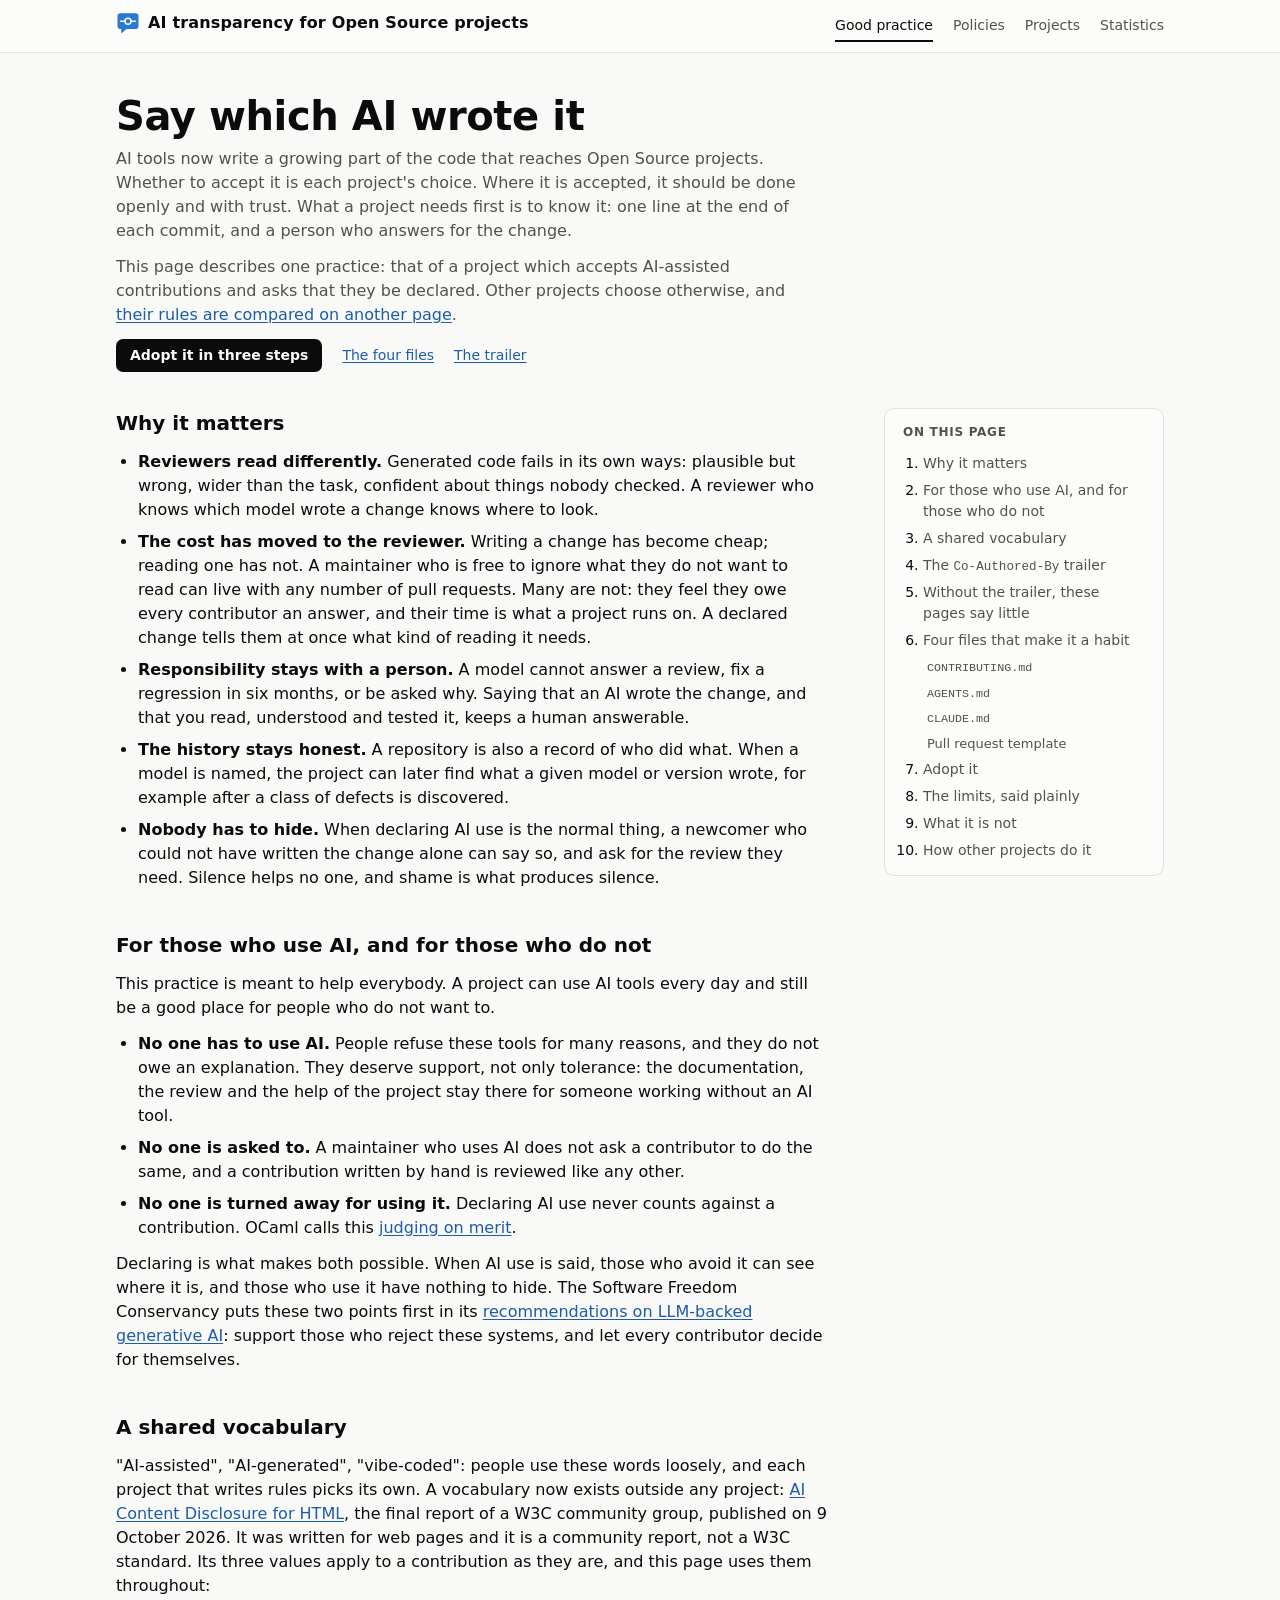
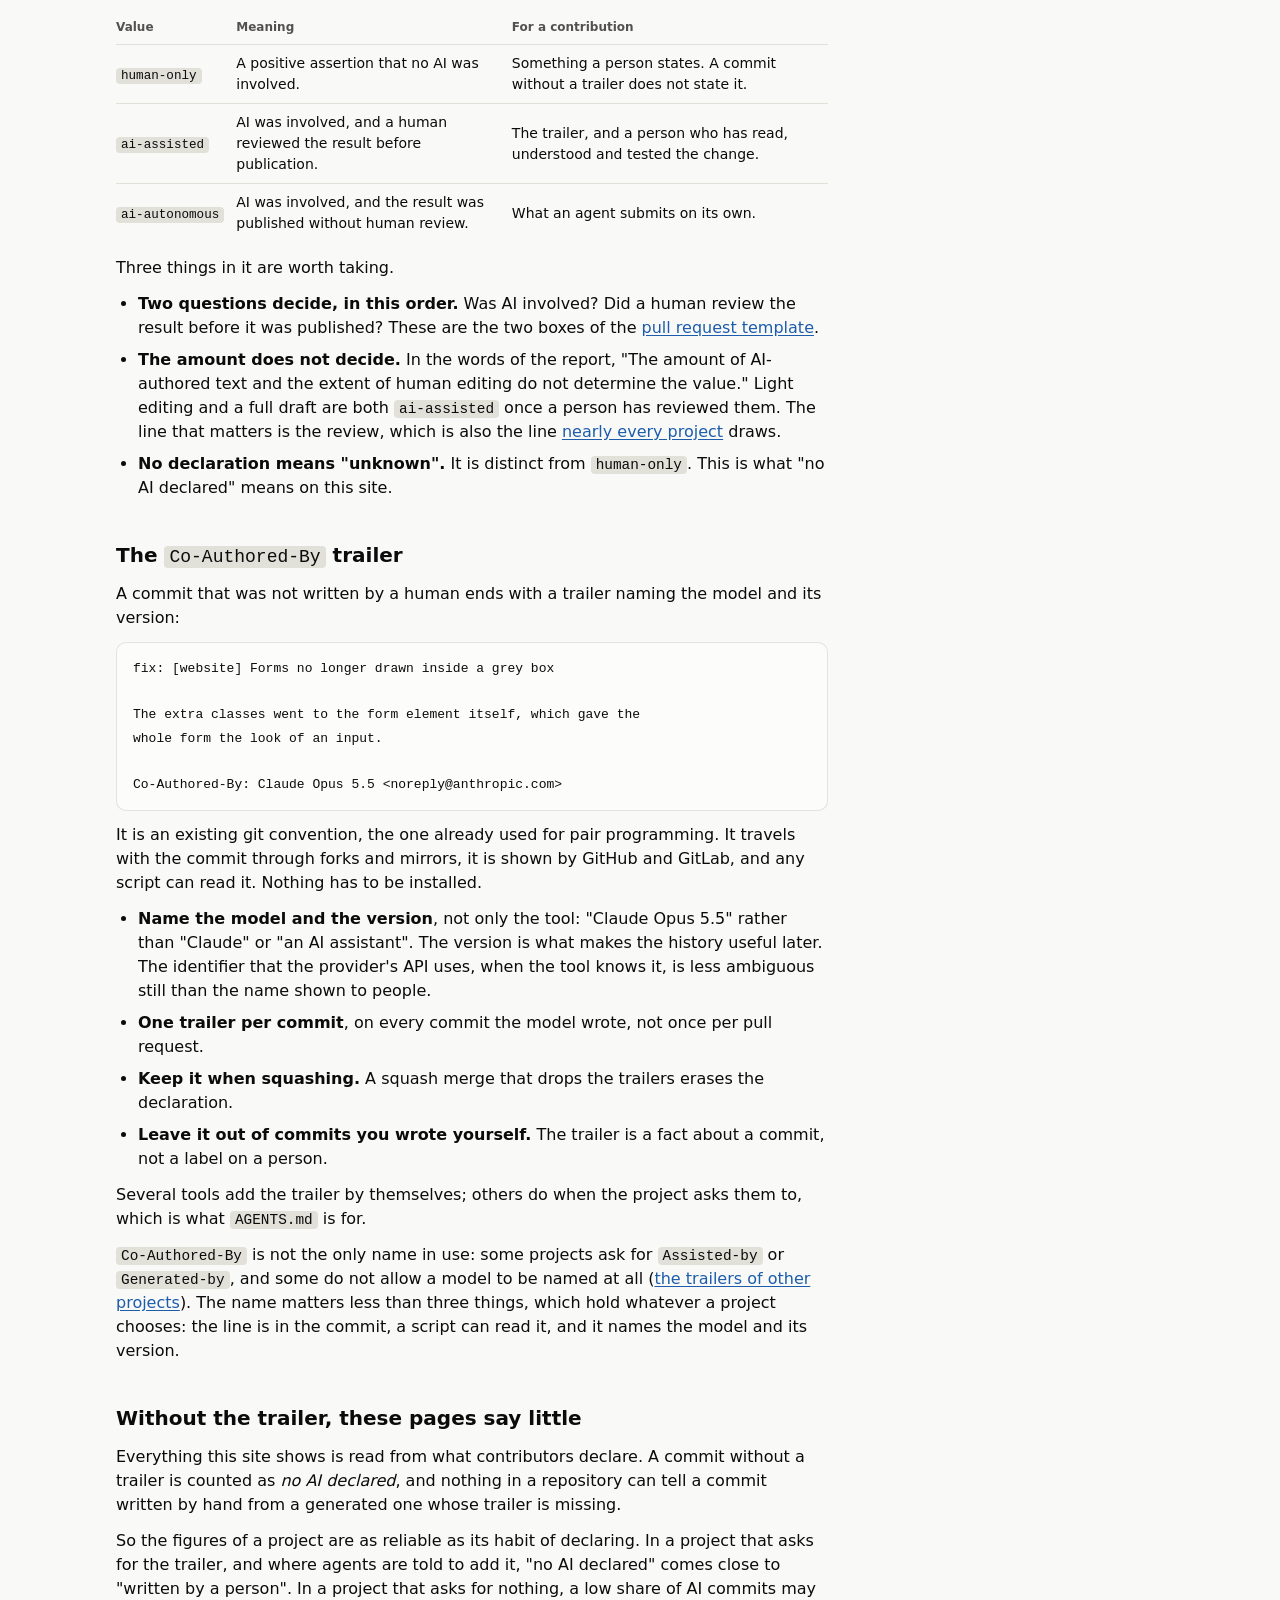
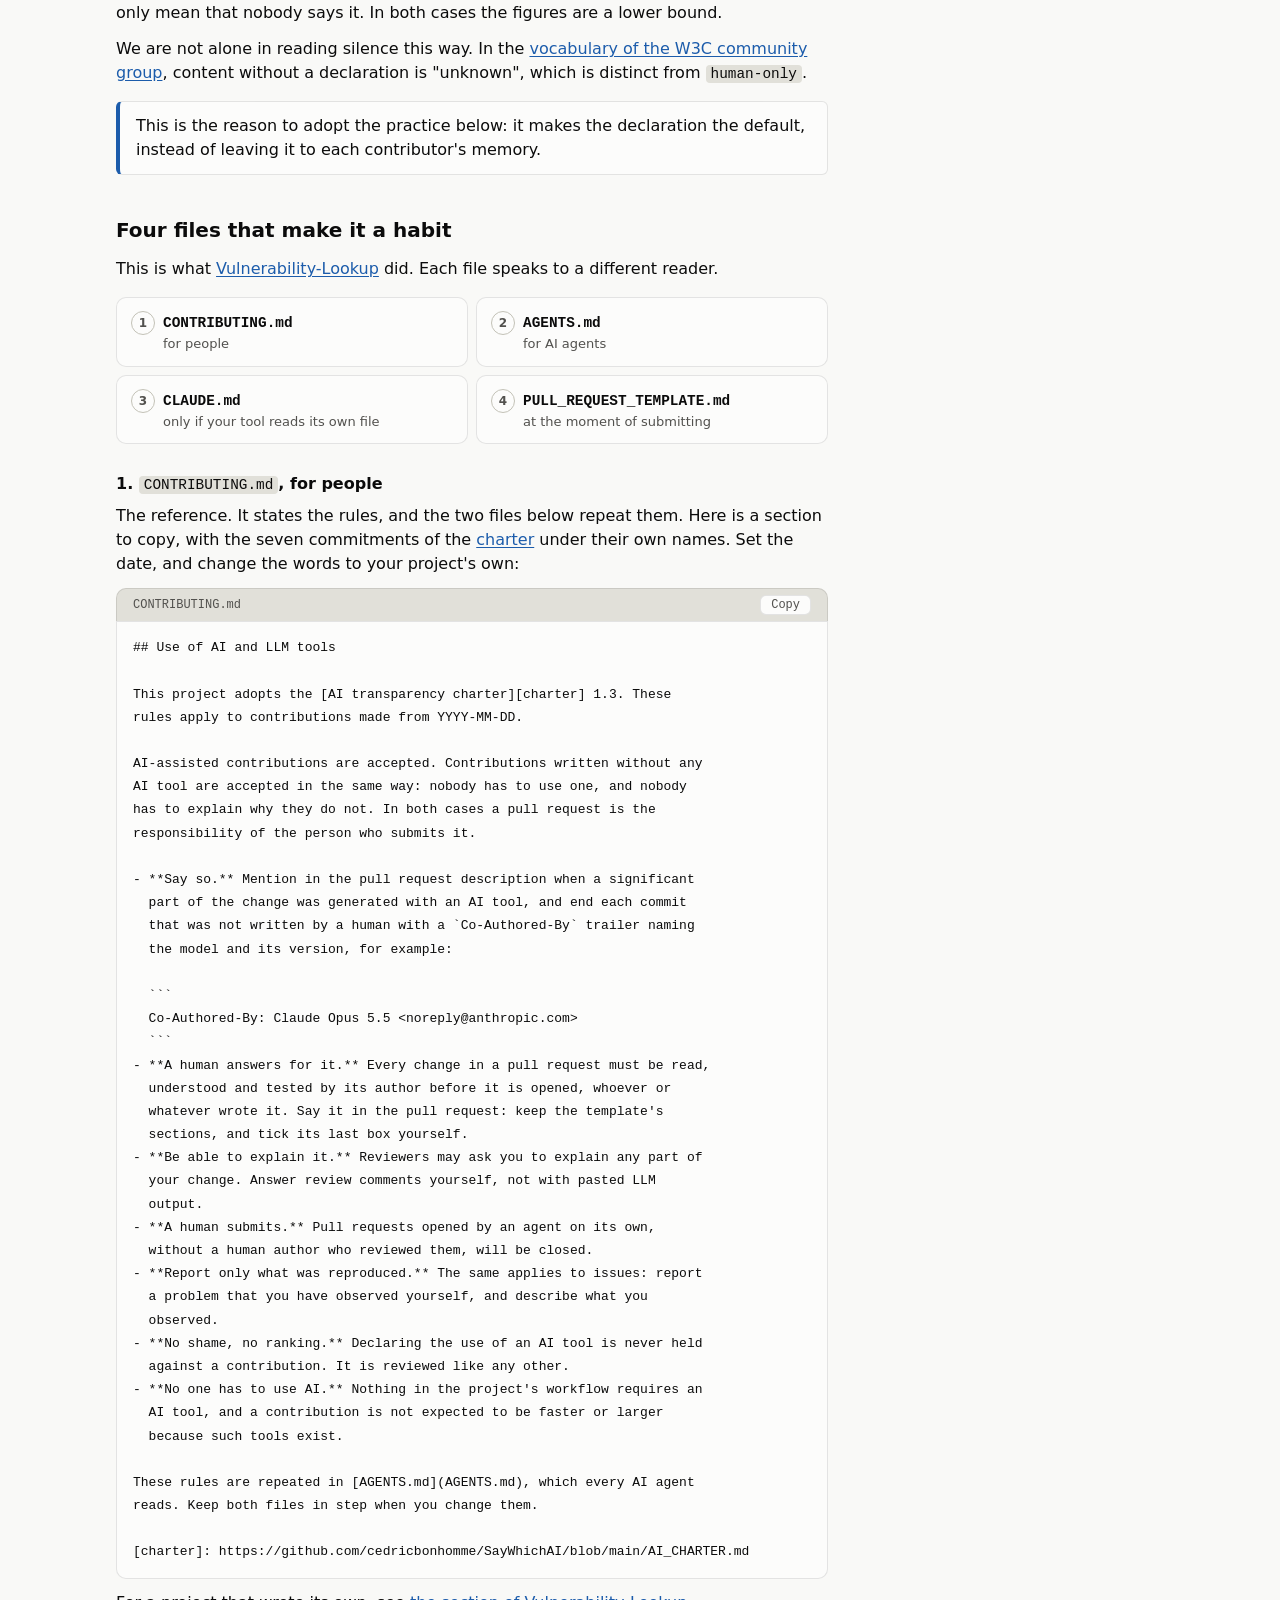
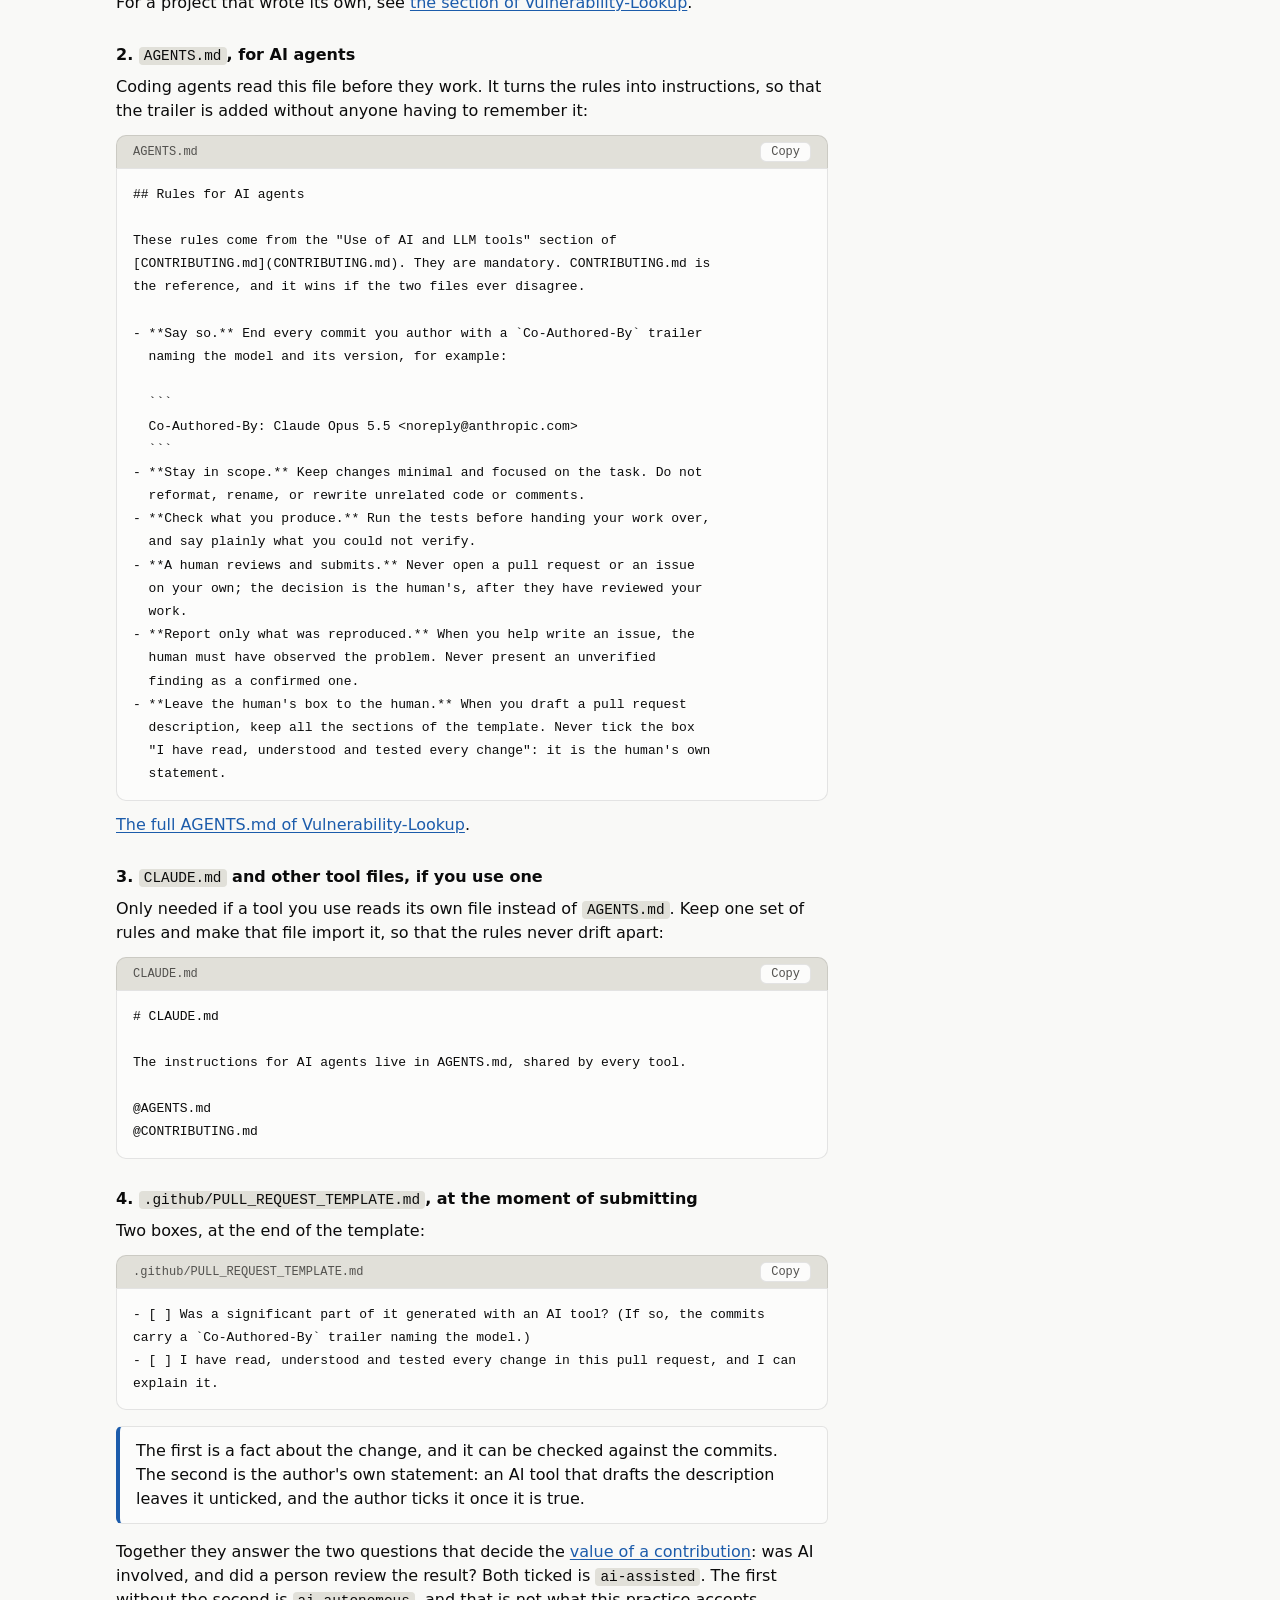
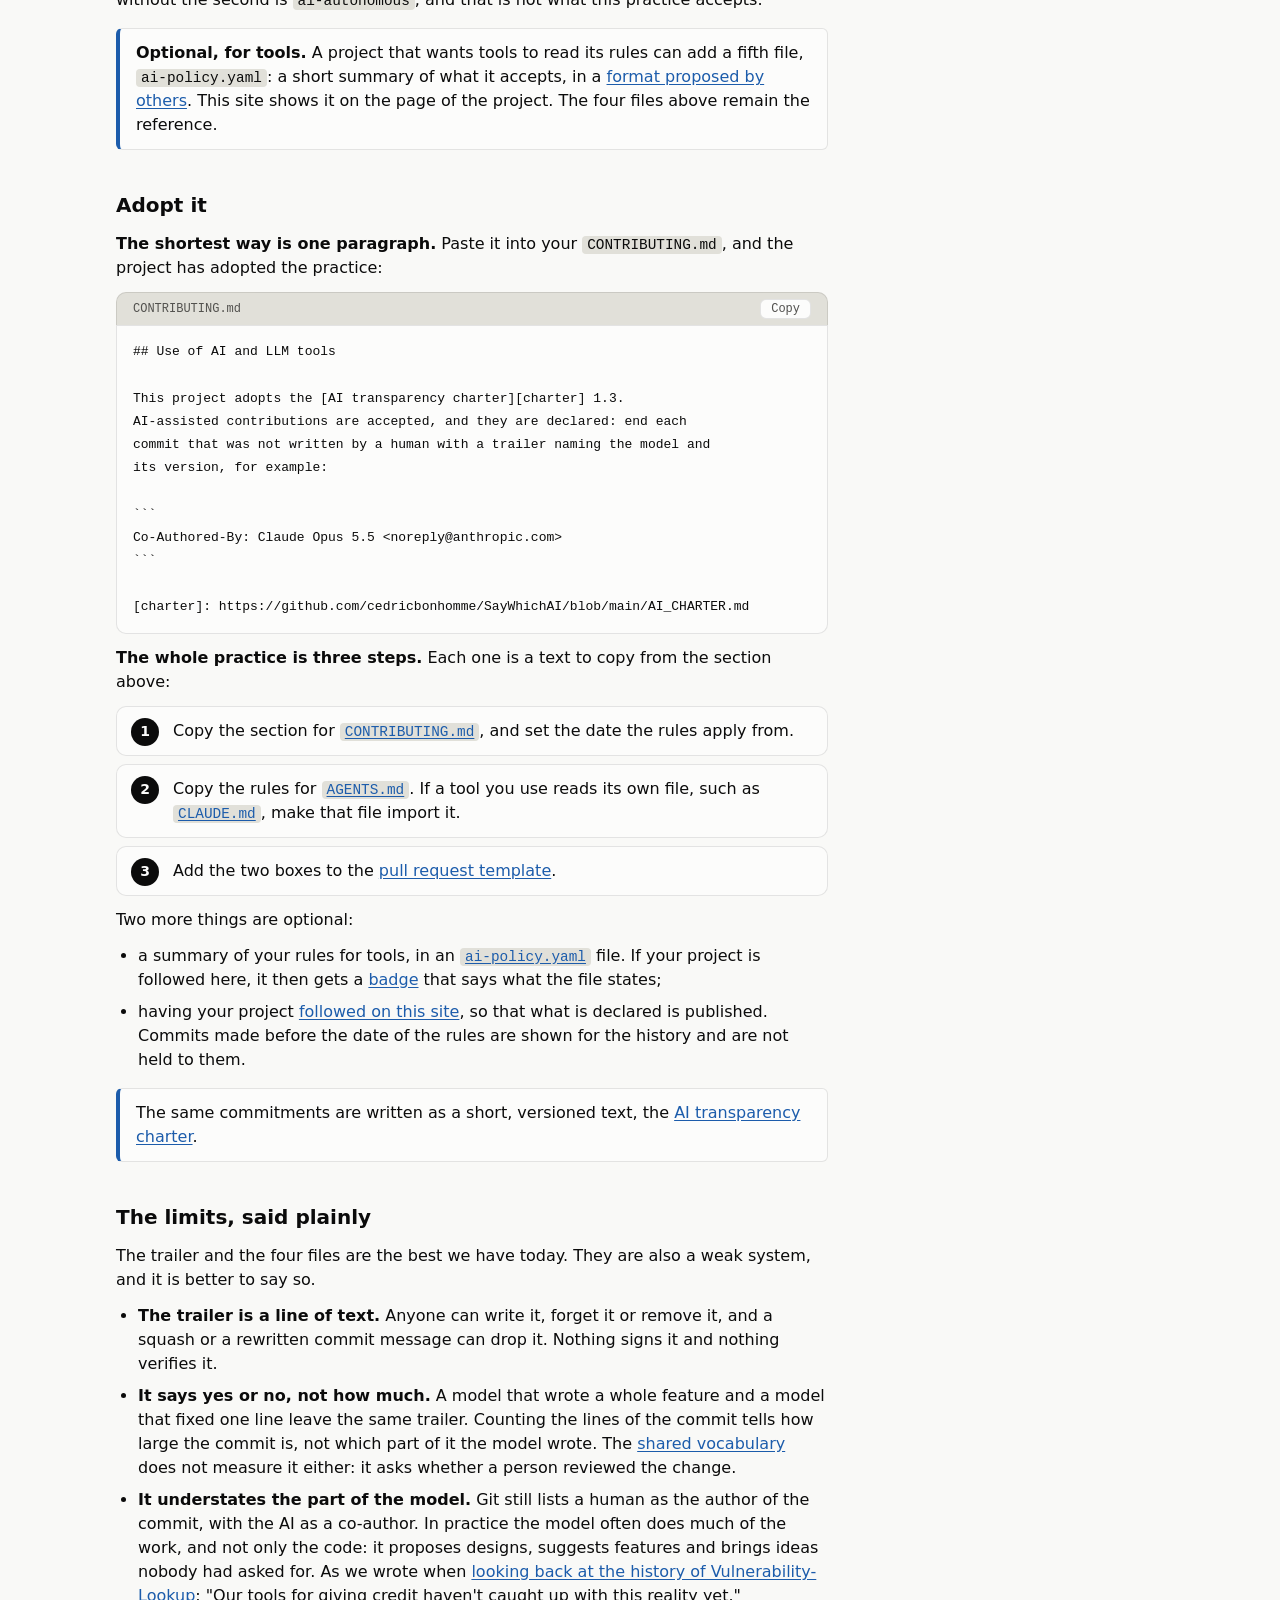
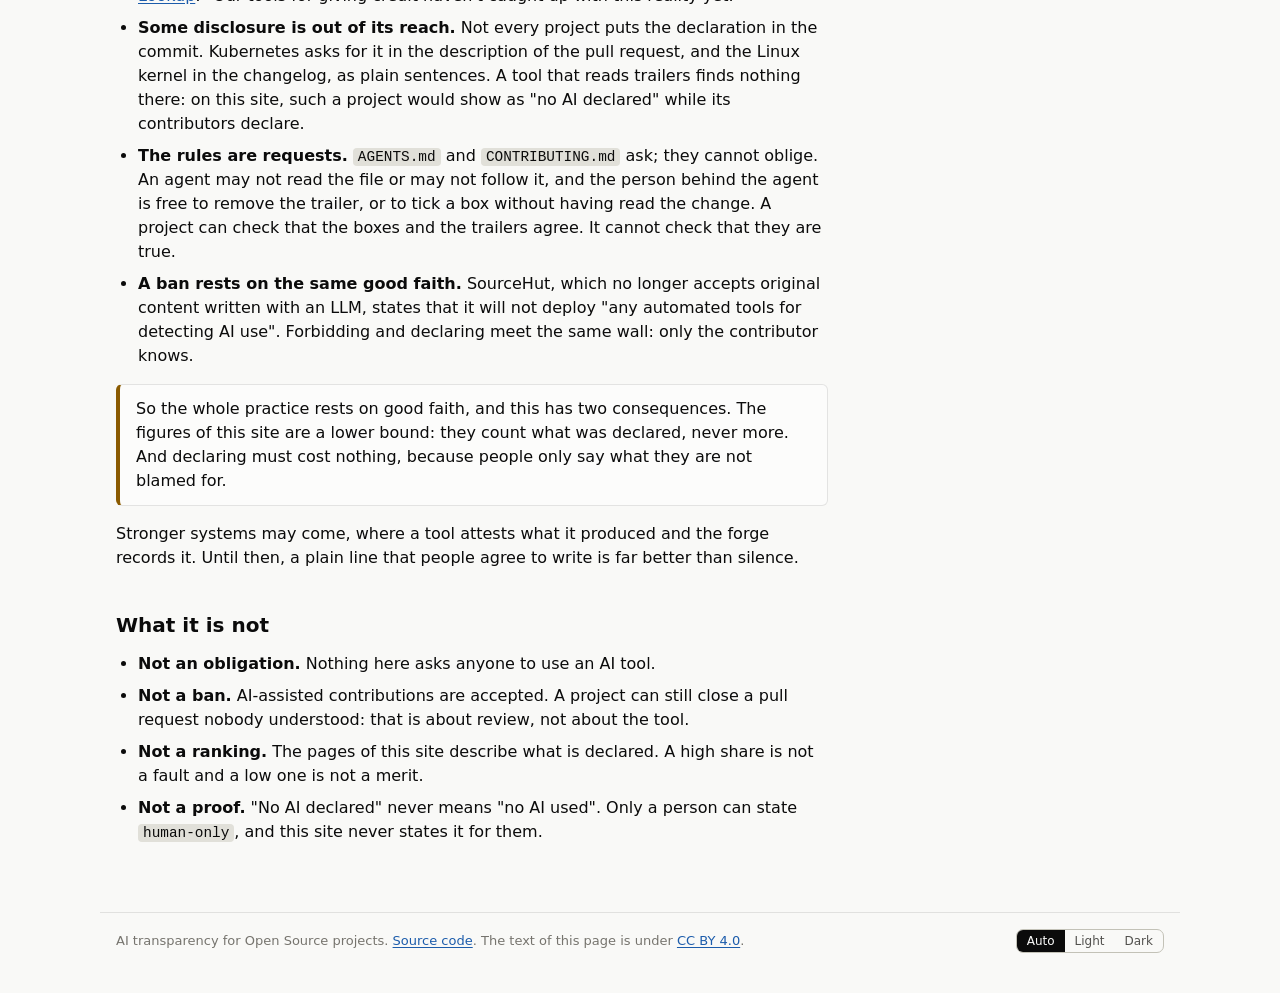
<file: saywhichai/site/good-practice.html>
<!doctype html>
<html lang="en">
<head>
<meta charset="utf-8">
<meta name="viewport" content="width=device-width, initial-scale=1">
<title>Good practice · AI transparency for Open Source projects</title>
<meta name="description" content="How an Open Source project can be open about the use of AI tools: the Co-Authored-By trailer, and the four files that make it a habit.">
<!-- site meta -->
<link rel="icon" href="favicon.svg" type="image/svg+xml">
<meta name="author" content="Cédric Bonhomme">
<link rel="author" href="humans.txt">
<meta name="theme-color" content="#f9f9f7" media="(prefers-color-scheme: light)">
<meta name="theme-color" content="#0d0d0d" media="(prefers-color-scheme: dark)">
<link rel="stylesheet" href="style.css">
<script src="theme.js"></script>
</head>
<body>
<header class="masthead">
  <div class="wrap masthead-row">
    <p class="brand"><a href="./"><img src="favicon.svg" alt="" width="24" height="24">AI transparency for Open Source projects</a></p>
    <nav class="nav" aria-label="Site">
      <a href="good-practice.html" aria-current="page">Good practice</a>
      <a href="policies.html">Policies</a>
      <a href="projects.html">Projects</a>
      <a href="stats.html">Statistics</a>
    </nav>
  </div>
</header>

<main class="wrap prose">
  <div class="intro">
    <h1>Say which AI wrote it</h1>
    <p>AI tools now write a growing part of the code that reaches Open Source projects. Whether to accept it is each project's choice. Where it is accepted, it should be done openly and with trust. What a project needs first is to know it: one line at the end of each commit, and a person who answers for the change.</p>
    <p>This page describes one practice: that of a project which accepts AI-assisted contributions and asks that they be declared. Other projects choose otherwise, and <a href="policies.html">their rules are compared on another page</a>.</p>
    <div class="links"><a class="button" href="#adopt">Adopt it in three steps</a><a href="#files">The four files</a><a href="#trailer">The trailer</a></div>
  </div>

  <div class="with-toc">
  <nav class="toc" aria-labelledby="toc-title">
    <p class="toc-title" id="toc-title">On this page</p>
    <ol>
      <li><a href="#why">Why it matters</a></li>
      <li><a href="#everybody">For those who use AI, and for those who do not</a></li>
      <li><a href="#levels">A shared vocabulary</a></li>
      <li><a href="#trailer">The <code>Co-Authored-By</code> trailer</a></li>
      <li><a href="#reliability">Without the trailer, these pages say little</a></li>
      <li><a href="#files">Four files that make it a habit</a>
        <ol>
          <li><a href="#contributing"><code>CONTRIBUTING.md</code></a></li>
          <li><a href="#agents"><code>AGENTS.md</code></a></li>
          <li><a href="#claude"><code>CLAUDE.md</code></a></li>
          <li><a href="#template">Pull request template</a></li>
        </ol>
      </li>
      <li><a href="#adopt">Adopt it</a></li>
      <li><a href="#limits">The limits, said plainly</a></li>
      <li><a href="#not">What it is not</a></li>
      <li><a href="policies.html">How other projects do it</a></li>
    </ol>
  </nav>
  <div class="toc-body">
  <section id="why">
    <h2>Why it matters</h2>
    <ul>
      <li><strong>Reviewers read differently.</strong> Generated code fails in its own ways: plausible but wrong, wider than the task, confident about things nobody checked. A reviewer who knows which model wrote a change knows where to look.</li>
      <li><strong>The cost has moved to the reviewer.</strong> Writing a change has become cheap; reading one has not. A maintainer who is free to ignore what they do not want to read can live with any number of pull requests. Many are not: they feel they owe every contributor an answer, and their time is what a project runs on. A declared change tells them at once what kind of reading it needs.</li>
      <li><strong>Responsibility stays with a person.</strong> A model cannot answer a review, fix a regression in six months, or be asked why. Saying that an AI wrote the change, and that you read, understood and tested it, keeps a human answerable.</li>
      <li><strong>The history stays honest.</strong> A repository is also a record of who did what. When a model is named, the project can later find what a given model or version wrote, for example after a class of defects is discovered.</li>
      <li><strong>Nobody has to hide.</strong> When declaring AI use is the normal thing, a newcomer who could not have written the change alone can say so, and ask for the review they need. Silence helps no one, and shame is what produces silence.</li>
    </ul>
  </section>

  <section id="everybody">
    <h2>For those who use AI, and for those who do not</h2>
    <p>This practice is meant to help everybody. A project can use AI tools every day and still be a good place for people who do not want to.</p>
    <ul>
      <li><strong>No one has to use AI.</strong> People refuse these tools for many reasons, and they do not owe an explanation. They deserve support, not only tolerance: the documentation, the review and the help of the project stay there for someone working without an AI tool.</li>
      <li><strong>No one is asked to.</strong> A maintainer who uses AI does not ask a contributor to do the same, and a contribution written by hand is reviewed like any other.</li>
      <li><strong>No one is turned away for using it.</strong> Declaring AI use never counts against a contribution. OCaml calls this <a href="policies.html#merit">judging on merit</a>.</li>
    </ul>
    <p>Declaring is what makes both possible. When AI use is said, those who avoid it can see where it is, and those who use it have nothing to hide. The Software Freedom Conservancy puts these two points first in its <a href="https://sfconservancy.org/llm-gen-ai/llm-backed-generative-ai-recommendations.html" target="_blank" rel="noreferrer">recommendations on LLM-backed generative AI</a>: support those who reject these systems, and let every contributor decide for themselves.</p>
  </section>

  <section id="levels">
    <h2>A shared vocabulary</h2>
    <p>"AI-assisted", "AI-generated", "vibe-coded": people use these words loosely, and each project that writes rules picks its own. A vocabulary now exists outside any project: <a href="https://www.w3.org/community/reports/ai-content-disclosure/CG-FINAL-ai-content-disclosure-20261009/" target="_blank" rel="noreferrer">AI Content Disclosure for HTML</a>, the final report of a W3C community group, published on 9 October 2026. It was written for web pages and it is a community report, not a W3C standard. Its three values apply to a contribution as they are, and this page uses them throughout:</p>
    <div class="table-scroll">
      <table>
        <thead><tr><th>Value</th><th>Meaning</th><th>For a contribution</th></tr></thead>
        <tbody>
          <tr><td><code>human-only</code></td><td>A positive assertion that no AI was involved.</td><td>Something a person states. A commit without a trailer does not state it.</td></tr>
          <tr><td><code>ai-assisted</code></td><td>AI was involved, and a human reviewed the result before publication.</td><td>The trailer, and a person who has read, understood and tested the change.</td></tr>
          <tr><td><code>ai-autonomous</code></td><td>AI was involved, and the result was published without human review.</td><td>What an agent submits on its own.</td></tr>
        </tbody>
      </table>
    </div>
    <p>Three things in it are worth taking.</p>
    <ul>
      <li><strong>Two questions decide, in this order.</strong> Was AI involved? Did a human review the result before it was published? These are the two boxes of the <a href="#template">pull request template</a>.</li>
      <li><strong>The amount does not decide.</strong> In the words of the report, "The amount of AI-authored text and the extent of human editing do not determine the value." Light editing and a full draft are both <code>ai-assisted</code> once a person has reviewed them. The line that matters is the review, which is also the line <a href="policies.html#others">nearly every project</a> draws.</li>
      <li><strong>No declaration means "unknown".</strong> It is distinct from <code>human-only</code>. This is what "no AI declared" means on this site.</li>
    </ul>
  </section>

  <section id="trailer">
    <h2>The <code>Co-Authored-By</code> trailer</h2>
    <p>A commit that was not written by a human ends with a trailer naming the model and its version:</p>
<pre><code>fix: [website] Forms no longer drawn inside a grey box

The extra classes went to the form element itself, which gave the
whole form the look of an input.

Co-Authored-By: Claude Opus 5.5 &lt;noreply@anthropic.com&gt;</code></pre>
    <p>It is an existing git convention, the one already used for pair programming. It travels with the commit through forks and mirrors, it is shown by GitHub and GitLab, and any script can read it. Nothing has to be installed.</p>
    <ul>
      <li><strong>Name the model and the version</strong>, not only the tool: "Claude Opus 5.5" rather than "Claude" or "an AI assistant". The version is what makes the history useful later. The identifier that the provider's API uses, when the tool knows it, is less ambiguous still than the name shown to people.</li>
      <li><strong>One trailer per commit</strong>, on every commit the model wrote, not once per pull request.</li>
      <li><strong>Keep it when squashing.</strong> A squash merge that drops the trailers erases the declaration.</li>
      <li><strong>Leave it out of commits you wrote yourself.</strong> The trailer is a fact about a commit, not a label on a person.</li>
    </ul>
    <p>Several tools add the trailer by themselves; others do when the project asks them to, which is what <code>AGENTS.md</code> is for.</p>
    <p><code>Co-Authored-By</code> is not the only name in use: some projects ask for <code>Assisted-by</code> or <code>Generated-by</code>, and some do not allow a model to be named at all (<a href="policies.html#other-trailers">the trailers of other projects</a>). The name matters less than three things, which hold whatever a project chooses: the line is in the commit, a script can read it, and it names the model and its version.</p>
  </section>

  <section id="reliability">
    <h2>Without the trailer, these pages say little</h2>
    <p>Everything this site shows is read from what contributors declare. A commit without a trailer is counted as <em>no AI declared</em>, and nothing in a repository can tell a commit written by hand from a generated one whose trailer is missing.</p>
    <p>So the figures of a project are as reliable as its habit of declaring. In a project that asks for the trailer, and where agents are told to add it, "no AI declared" comes close to "written by a person". In a project that asks for nothing, a low share of AI commits may only mean that nobody says it. In both cases the figures are a lower bound.</p>
    <p>We are not alone in reading silence this way. In the <a href="#levels">vocabulary of the W3C community group</a>, content without a declaration is "unknown", which is distinct from <code>human-only</code>.</p>
    <p class="callout">This is the reason to adopt the practice below: it makes the declaration the default, instead of leaving it to each contributor's memory.</p>
  </section>

  <section id="files">
    <h2>Four files that make it a habit</h2>
    <p>This is what <a href="https://github.com/vulnerability-lookup/vulnerability-lookup" target="_blank" rel="noreferrer">Vulnerability-Lookup</a> did. Each file speaks to a different reader.</p>
    <div class="file-cards">
      <a class="file-card" href="#contributing"><code>CONTRIBUTING.md</code><span>for people</span></a>
      <a class="file-card" href="#agents"><code>AGENTS.md</code><span>for AI agents</span></a>
      <a class="file-card" href="#claude"><code>CLAUDE.md</code><span>only if your tool reads its own file</span></a>
      <a class="file-card" href="#template"><code>PULL_REQUEST_TEMPLATE.md</code><span>at the moment of submitting</span></a>
    </div>

    <h3 id="contributing">1. <code>CONTRIBUTING.md</code>, for people</h3>
    <p>The reference. It states the rules, and the two files below repeat them. Here is a section to copy, with the seven commitments of the <a href="https://github.com/cedricbonhomme/SayWhichAI/blob/main/AI_CHARTER.md" target="_blank" rel="noreferrer">charter</a> under their own names. Set the date, and change the words to your project's own:</p>
<p class="file-name">CONTRIBUTING.md</p>
<pre><code>## Use of AI and LLM tools

This project adopts the [AI transparency charter][charter] 1.3. These
rules apply to contributions made from YYYY-MM-DD.

AI-assisted contributions are accepted. Contributions written without any
AI tool are accepted in the same way: nobody has to use one, and nobody
has to explain why they do not. In both cases a pull request is the
responsibility of the person who submits it.

- **Say so.** Mention in the pull request description when a significant
  part of the change was generated with an AI tool, and end each commit
  that was not written by a human with a `Co-Authored-By` trailer naming
  the model and its version, for example:

  ```
  Co-Authored-By: Claude Opus 5.5 &lt;noreply@anthropic.com&gt;
  ```
- **A human answers for it.** Every change in a pull request must be read,
  understood and tested by its author before it is opened, whoever or
  whatever wrote it. Say it in the pull request: keep the template's
  sections, and tick its last box yourself.
- **Be able to explain it.** Reviewers may ask you to explain any part of
  your change. Answer review comments yourself, not with pasted LLM
  output.
- **A human submits.** Pull requests opened by an agent on its own,
  without a human author who reviewed them, will be closed.
- **Report only what was reproduced.** The same applies to issues: report
  a problem that you have observed yourself, and describe what you
  observed.
- **No shame, no ranking.** Declaring the use of an AI tool is never held
  against a contribution. It is reviewed like any other.
- **No one has to use AI.** Nothing in the project's workflow requires an
  AI tool, and a contribution is not expected to be faster or larger
  because such tools exist.

These rules are repeated in [AGENTS.md](AGENTS.md), which every AI agent
reads. Keep both files in step when you change them.

[charter]: https://github.com/cedricbonhomme/SayWhichAI/blob/main/AI_CHARTER.md</code></pre>

    <p>For a project that wrote its own, see <a href="https://github.com/vulnerability-lookup/vulnerability-lookup/blob/main/CONTRIBUTING.md#use-of-ai-and-llm-tools" target="_blank" rel="noreferrer">the section of Vulnerability-Lookup</a>.</p>

    <h3 id="agents">2. <code>AGENTS.md</code>, for AI agents</h3>
    <p>Coding agents read this file before they work. It turns the rules into instructions, so that the trailer is added without anyone having to remember it:</p>
<p class="file-name">AGENTS.md</p>
<pre><code>## Rules for AI agents

These rules come from the "Use of AI and LLM tools" section of
[CONTRIBUTING.md](CONTRIBUTING.md). They are mandatory. CONTRIBUTING.md is
the reference, and it wins if the two files ever disagree.

- **Say so.** End every commit you author with a `Co-Authored-By` trailer
  naming the model and its version, for example:

  ```
  Co-Authored-By: Claude Opus 5.5 &lt;noreply@anthropic.com&gt;
  ```
- **Stay in scope.** Keep changes minimal and focused on the task. Do not
  reformat, rename, or rewrite unrelated code or comments.
- **Check what you produce.** Run the tests before handing your work over,
  and say plainly what you could not verify.
- **A human reviews and submits.** Never open a pull request or an issue
  on your own; the decision is the human's, after they have reviewed your
  work.
- **Report only what was reproduced.** When you help write an issue, the
  human must have observed the problem. Never present an unverified
  finding as a confirmed one.
- **Leave the human's box to the human.** When you draft a pull request
  description, keep all the sections of the template. Never tick the box
  "I have read, understood and tested every change": it is the human's own
  statement.</code></pre>
    <p><a href="https://github.com/vulnerability-lookup/vulnerability-lookup/blob/main/AGENTS.md" target="_blank" rel="noreferrer">The full AGENTS.md of Vulnerability-Lookup</a>.</p>

    <h3 id="claude">3. <code>CLAUDE.md</code> and other tool files, if you use one</h3>
    <p>Only needed if a tool you use reads its own file instead of <code>AGENTS.md</code>. Keep one set of rules and make that file import it, so that the rules never drift apart:</p>
<p class="file-name">CLAUDE.md</p>
<pre><code># CLAUDE.md

The instructions for AI agents live in AGENTS.md, shared by every tool.

@AGENTS.md
@CONTRIBUTING.md</code></pre>

    <h3 id="template">4. <code>.github/PULL_REQUEST_TEMPLATE.md</code>, at the moment of submitting</h3>
    <p>Two boxes, at the end of the template:</p>
<p class="file-name">.github/PULL_REQUEST_TEMPLATE.md</p>
<pre><code>- [ ] Was a significant part of it generated with an AI tool? (If so, the commits carry a `Co-Authored-By` trailer naming the model.)
- [ ] I have read, understood and tested every change in this pull request, and I can explain it.</code></pre>
    <p class="callout">The first is a fact about the change, and it can be checked against the commits. The second is the author's own statement: an AI tool that drafts the description leaves it unticked, and the author ticks it once it is true.</p>
    <p>Together they answer the two questions that decide the <a href="#levels">value of a contribution</a>: was AI involved, and did a person review the result? Both ticked is <code>ai-assisted</code>. The first without the second is <code>ai-autonomous</code>, and that is not what this practice accepts.</p>
    <p class="callout" id="policy-file"><strong>Optional, for tools.</strong> A project that wants tools to read its rules can add a fifth file, <code>ai-policy.yaml</code>: a short summary of what it accepts, in a <a href="policies.html#policy-file">format proposed by others</a>. This site shows it on the page of the project. The four files above remain the reference.</p>
  </section>

  <section id="adopt">
    <h2>Adopt it</h2>
    <p><strong>The shortest way is one paragraph.</strong> Paste it into your <code>CONTRIBUTING.md</code>, and the project has adopted the practice:</p>
<p class="file-name">CONTRIBUTING.md</p>
<pre><code>## Use of AI and LLM tools

This project adopts the [AI transparency charter][charter] 1.3.
AI-assisted contributions are accepted, and they are declared: end each
commit that was not written by a human with a trailer naming the model and
its version, for example:

```
Co-Authored-By: Claude Opus 5.5 &lt;noreply@anthropic.com&gt;
```

[charter]: https://github.com/cedricbonhomme/SayWhichAI/blob/main/AI_CHARTER.md</code></pre>
    <p><strong>The whole practice is three steps.</strong> Each one is a text to copy from the section above:</p>
    <ol class="steps">
      <li>Copy the section for <a href="#contributing"><code>CONTRIBUTING.md</code></a>, and set the date the rules apply from.</li>
      <li>Copy the rules for <a href="#agents"><code>AGENTS.md</code></a>. If a tool you use reads its own file, such as <a href="#claude"><code>CLAUDE.md</code></a>, make that file import it.</li>
      <li>Add the two boxes to the <a href="#template">pull request template</a>.</li>
    </ol>
    <p>Two more things are optional:</p>
    <ul>
      <li>a summary of your rules for tools, in an <a href="#policy-file"><code>ai-policy.yaml</code></a> file. If your project is followed here, it then gets a <a href="policies.html#policy-badge">badge</a> that says what the file states;</li>
      <li>having your project <a href="https://github.com/cedricbonhomme/SayWhichAI#follow-a-project" target="_blank" rel="noreferrer">followed on this site</a>, so that what is declared is published. Commits made before the date of the rules are shown for the history and are not held to them.</li>
    </ul>
    <p class="callout">The same commitments are written as a short, versioned text, the <a href="https://github.com/cedricbonhomme/SayWhichAI/blob/main/AI_CHARTER.md" target="_blank" rel="noreferrer">AI transparency charter</a>.</p>
  </section>

  <section id="limits">
    <h2>The limits, said plainly</h2>
    <p>The trailer and the four files are the best we have today. They are also a weak system, and it is better to say so.</p>
    <ul>
      <li><strong>The trailer is a line of text.</strong> Anyone can write it, forget it or remove it, and a squash or a rewritten commit message can drop it. Nothing signs it and nothing verifies it.</li>
      <li><strong>It says yes or no, not how much.</strong> A model that wrote a whole feature and a model that fixed one line leave the same trailer. Counting the lines of the commit tells how large the commit is, not which part of it the model wrote. The <a href="#levels">shared vocabulary</a> does not measure it either: it asks whether a person reviewed the change.</li>
      <li><strong>It understates the part of the model.</strong> Git still lists a human as the author of the commit, with the AI as a co-author. In practice the model often does much of the work, and not only the code: it proposes designs, suggests features and brings ideas nobody had asked for. As we wrote when <a href="https://www.vulnerability-lookup.org/2026/10/16/vulnerability-lookup-in-under-3-minutes/" target="_blank" rel="noreferrer">looking back at the history of Vulnerability-Lookup</a>: "Our tools for giving credit haven't caught up with this reality yet."</li>
      <li><strong>Some disclosure is out of its reach.</strong> Not every project puts the declaration in the commit. Kubernetes asks for it in the description of the pull request, and the Linux kernel in the changelog, as plain sentences. A tool that reads trailers finds nothing there: on this site, such a project would show as "no AI declared" while its contributors declare.</li>
      <li><strong>The rules are requests.</strong> <code>AGENTS.md</code> and <code>CONTRIBUTING.md</code> ask; they cannot oblige. An agent may not read the file or may not follow it, and the person behind the agent is free to remove the trailer, or to tick a box without having read the change. A project can check that the boxes and the trailers agree. It cannot check that they are true.</li>
      <li><strong>A ban rests on the same good faith.</strong> SourceHut, which no longer accepts original content written with an LLM, states that it will not deploy "any automated tools for detecting AI use". Forbidding and declaring meet the same wall: only the contributor knows.</li>
    </ul>
    <p class="callout caution">So the whole practice rests on good faith, and this has two consequences. The figures of this site are a lower bound: they count what was declared, never more. And declaring must cost nothing, because people only say what they are not blamed for.</p>
    <p>Stronger systems may come, where a tool attests what it produced and the forge records it. Until then, a plain line that people agree to write is far better than silence.</p>
  </section>

  <section id="not">
    <h2>What it is not</h2>
    <ul>
      <li><strong>Not an obligation.</strong> Nothing here asks anyone to use an AI tool.</li>
      <li><strong>Not a ban.</strong> AI-assisted contributions are accepted. A project can still close a pull request nobody understood: that is about review, not about the tool.</li>
      <li><strong>Not a ranking.</strong> The pages of this site describe what is declared. A high share is not a fault and a low one is not a merit.</li>
      <li><strong>Not a proof.</strong> "No AI declared" never means "no AI used". Only a person can state <code>human-only</code>, and this site never states it for them.</li>
    </ul>
  </section>


  </div>
  </div>
</main>

<footer class="wrap footer"><span>AI transparency for Open Source projects. <a href="https://github.com/cedricbonhomme/SayWhichAI" target="_blank" rel="noreferrer">Source code</a>. The text of this page is under <a href="https://creativecommons.org/licenses/by/4.0/" target="_blank" rel="noreferrer">CC BY 4.0</a>.</span></footer>
<script>
// A "Copy" button on each block of text meant to be pasted into a file.
for (const name of document.querySelectorAll(".file-name")) {
  const block = name.nextElementSibling;
  if (!block || block.tagName !== "PRE") continue;
  const button = document.createElement("button");
  button.type = "button";
  button.textContent = "Copy";
  button.addEventListener("click", async () => {
    try {
      await navigator.clipboard.writeText(block.textContent);
      button.textContent = "Copied";
    } catch (error) {
      // No access to the clipboard: select the text, ready for Ctrl+C.
      const range = document.createRange();
      range.selectNodeContents(block);
      const selection = window.getSelection();
      selection.removeAllRanges();
      selection.addRange(range);
      button.textContent = "Selected";
    }
    setTimeout(() => { button.textContent = "Copy"; }, 2000);
  });
  name.append(button);
}

// These sections moved to another page: a link made before still arrives.
if (["#others", "#ocaml", "#taxonomy", "#accepts", "#declares", "#taxonomy-notes", "#related", "#merit", "#other-trailers"].includes(location.hash)) {
  location.replace("policies.html" + location.hash);
}
</script>
</body>
</html>
</file>
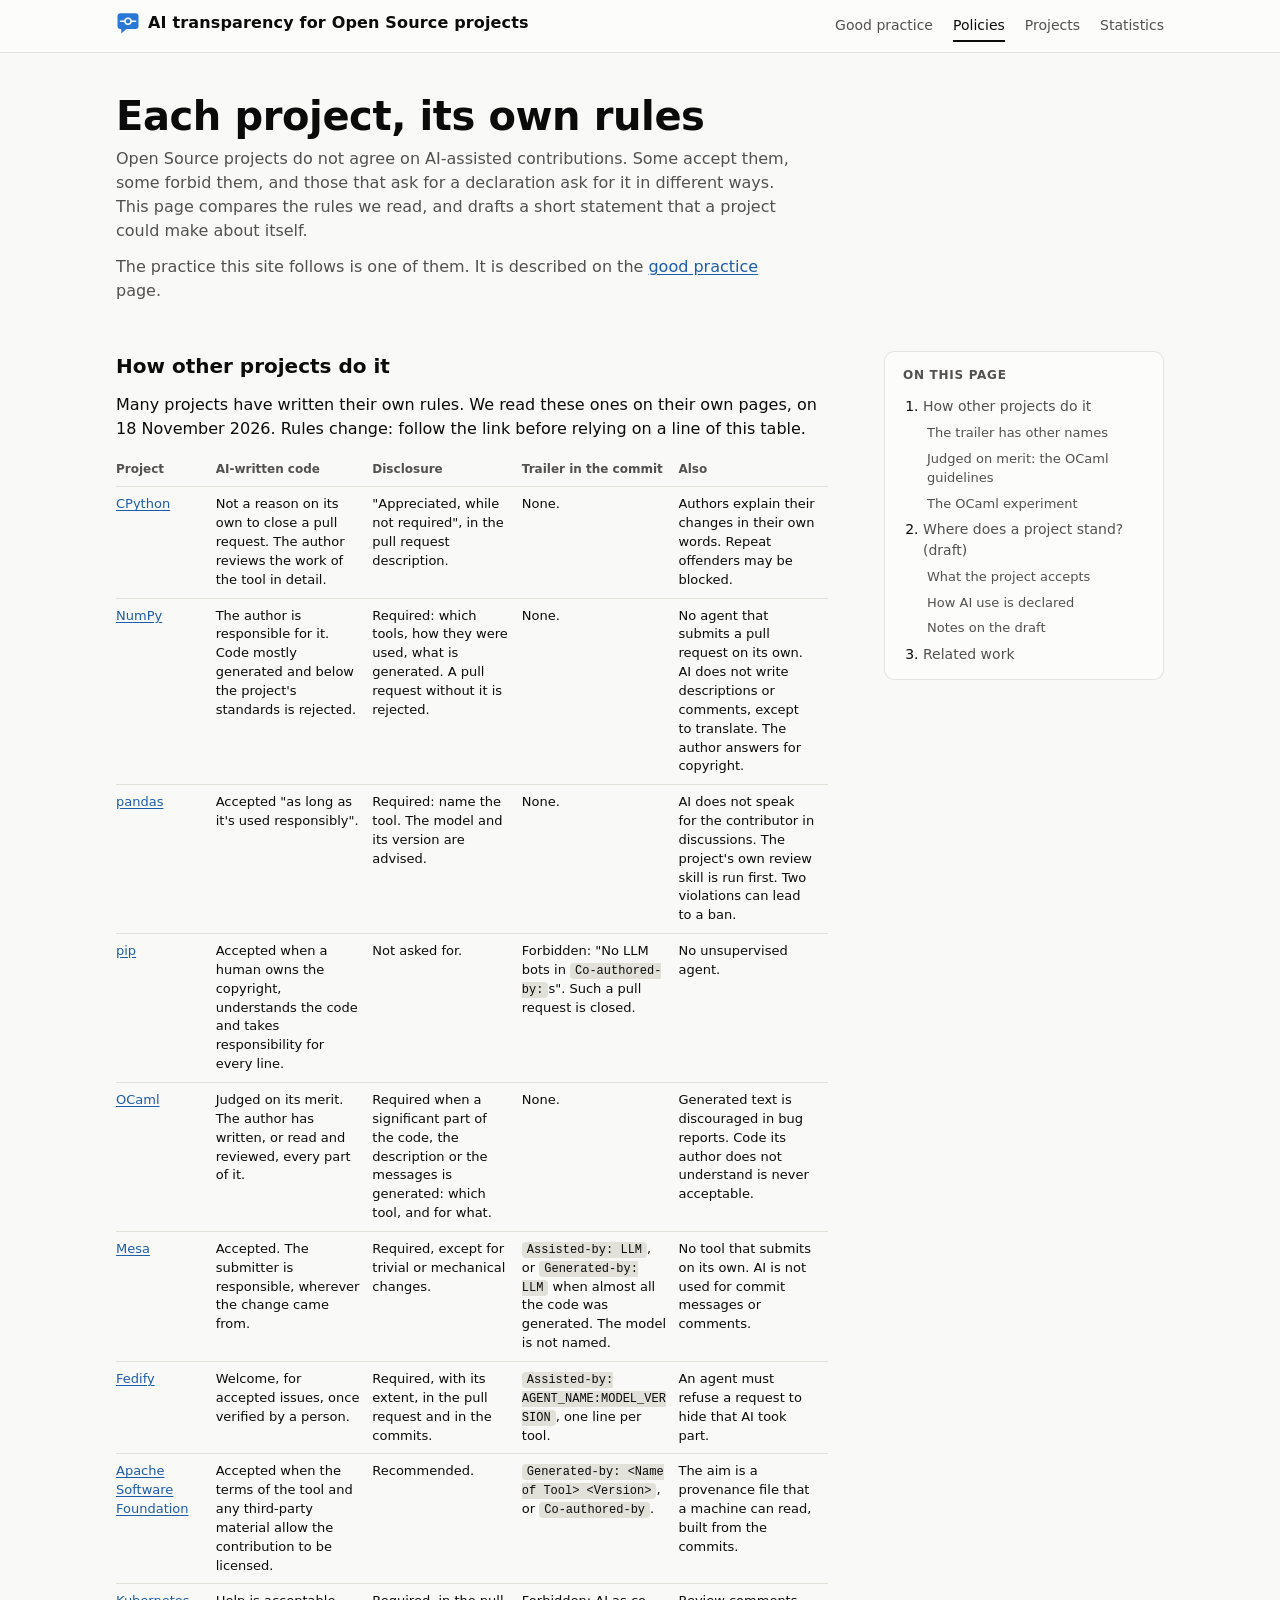
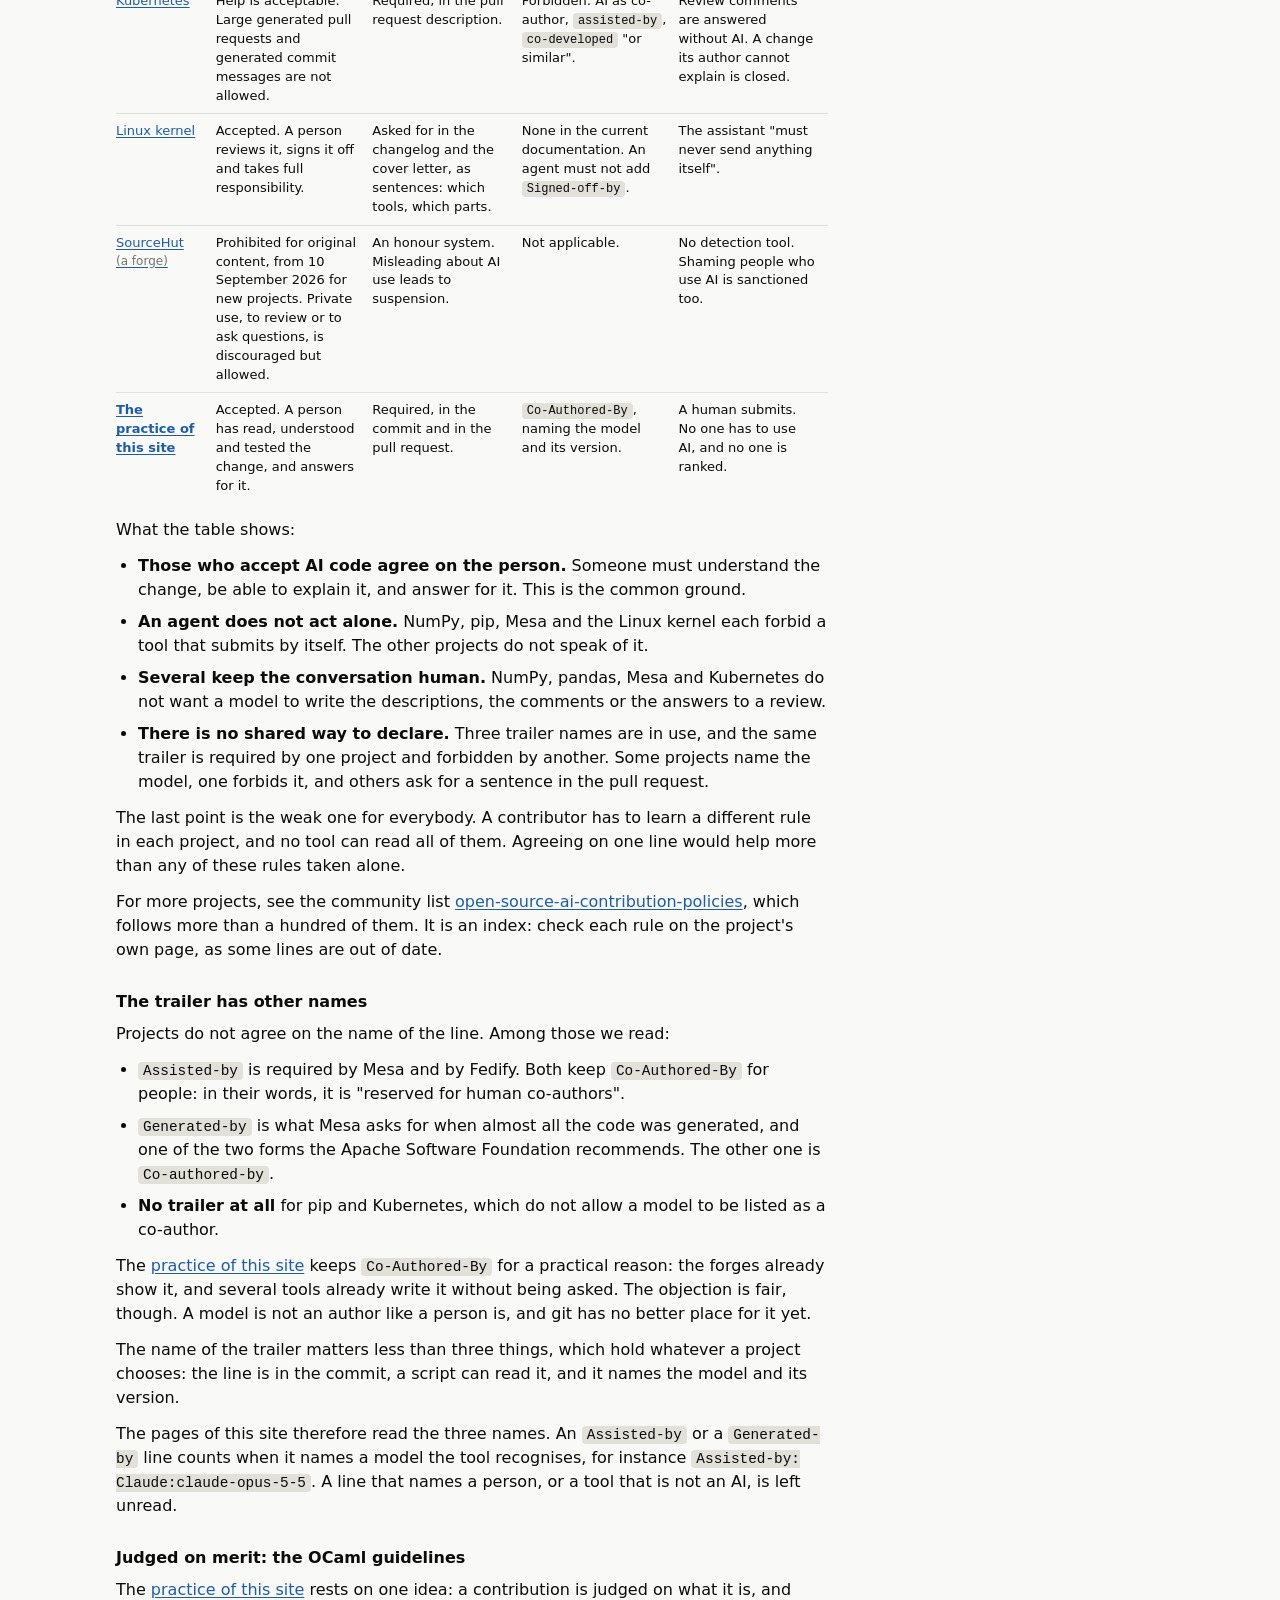
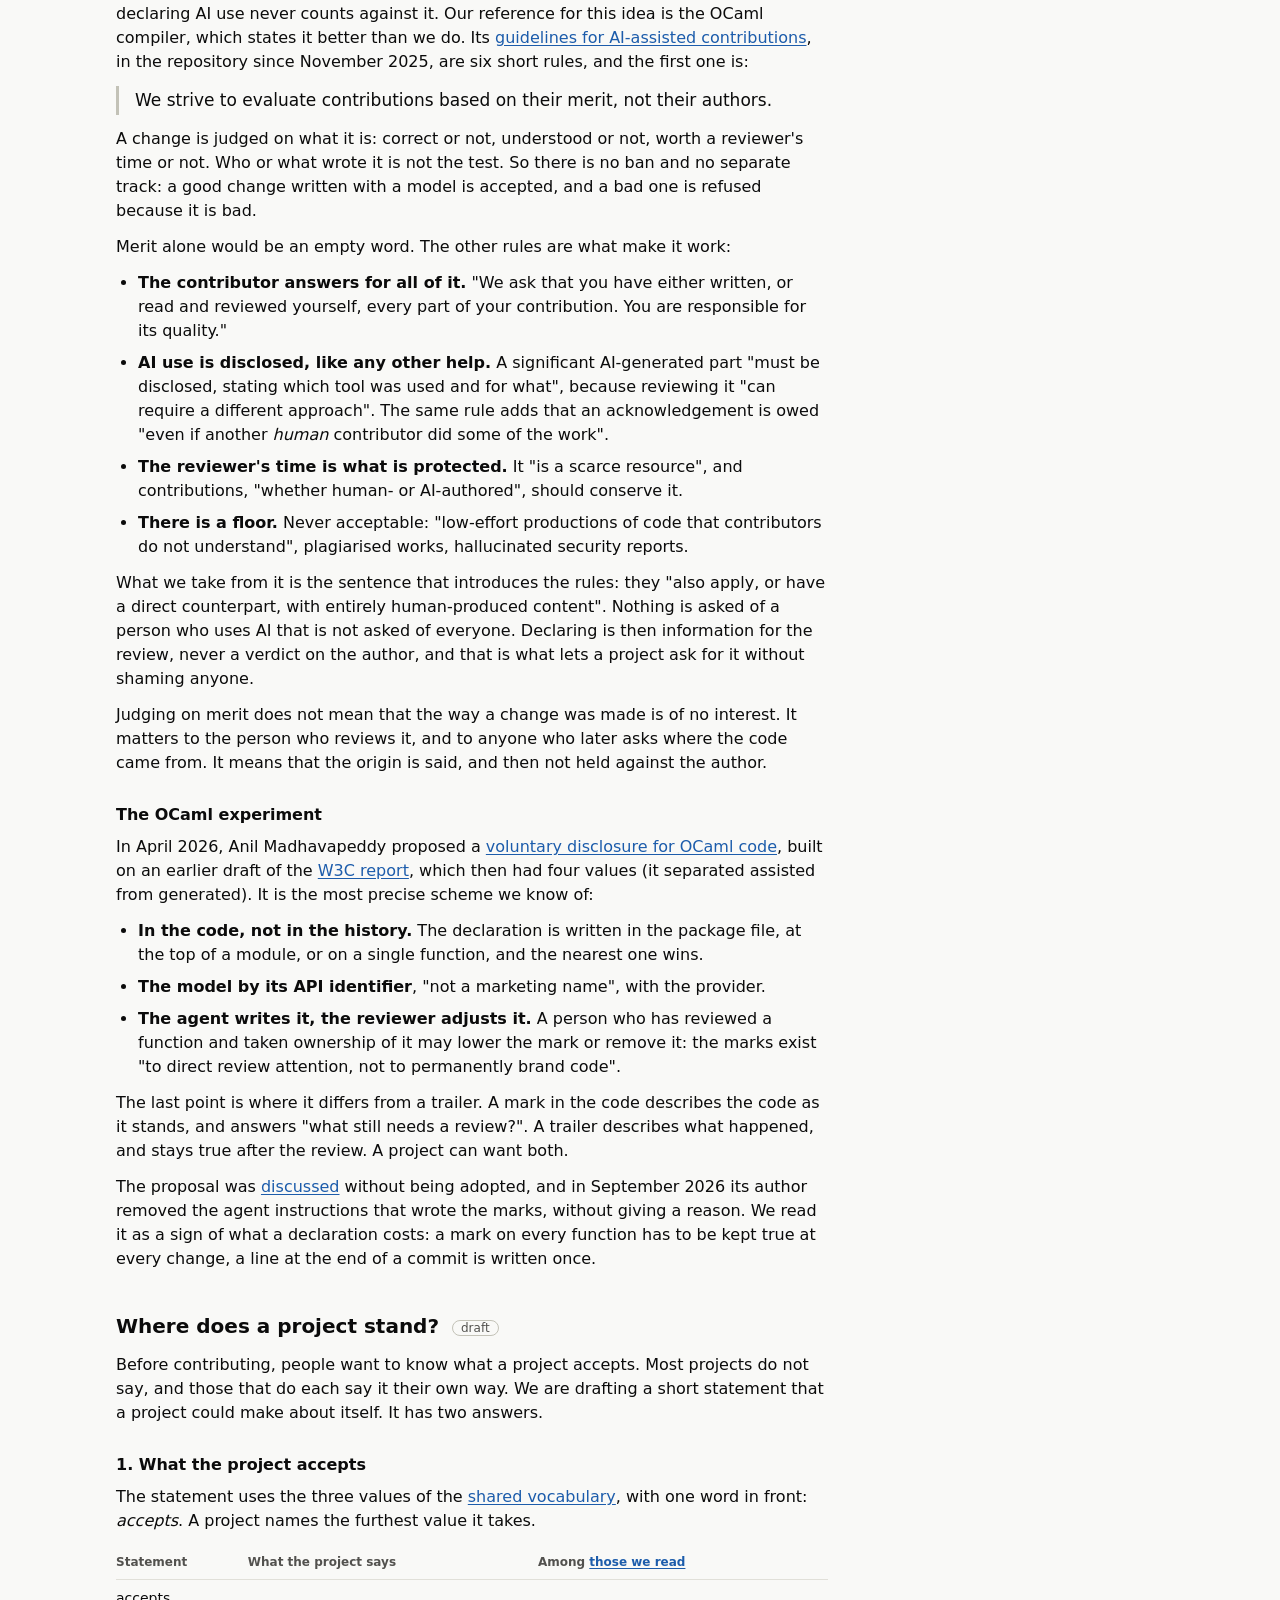
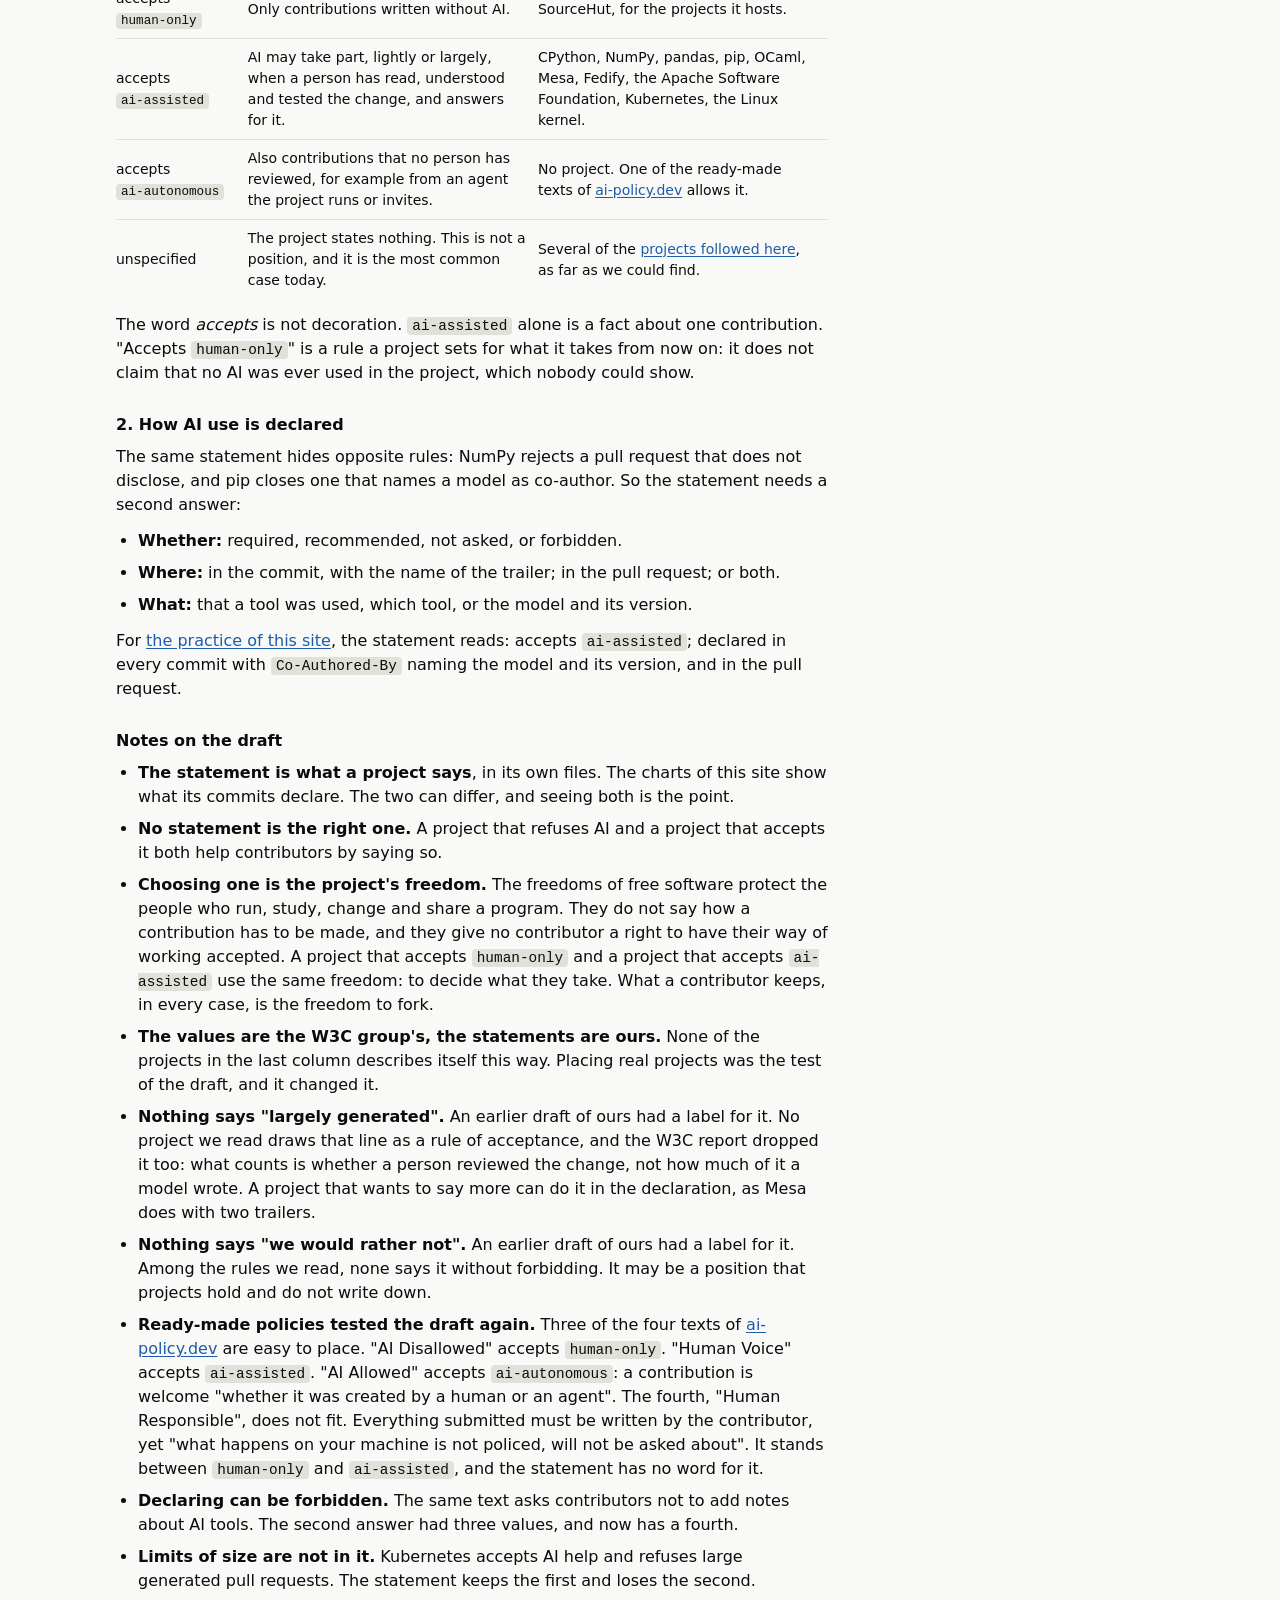
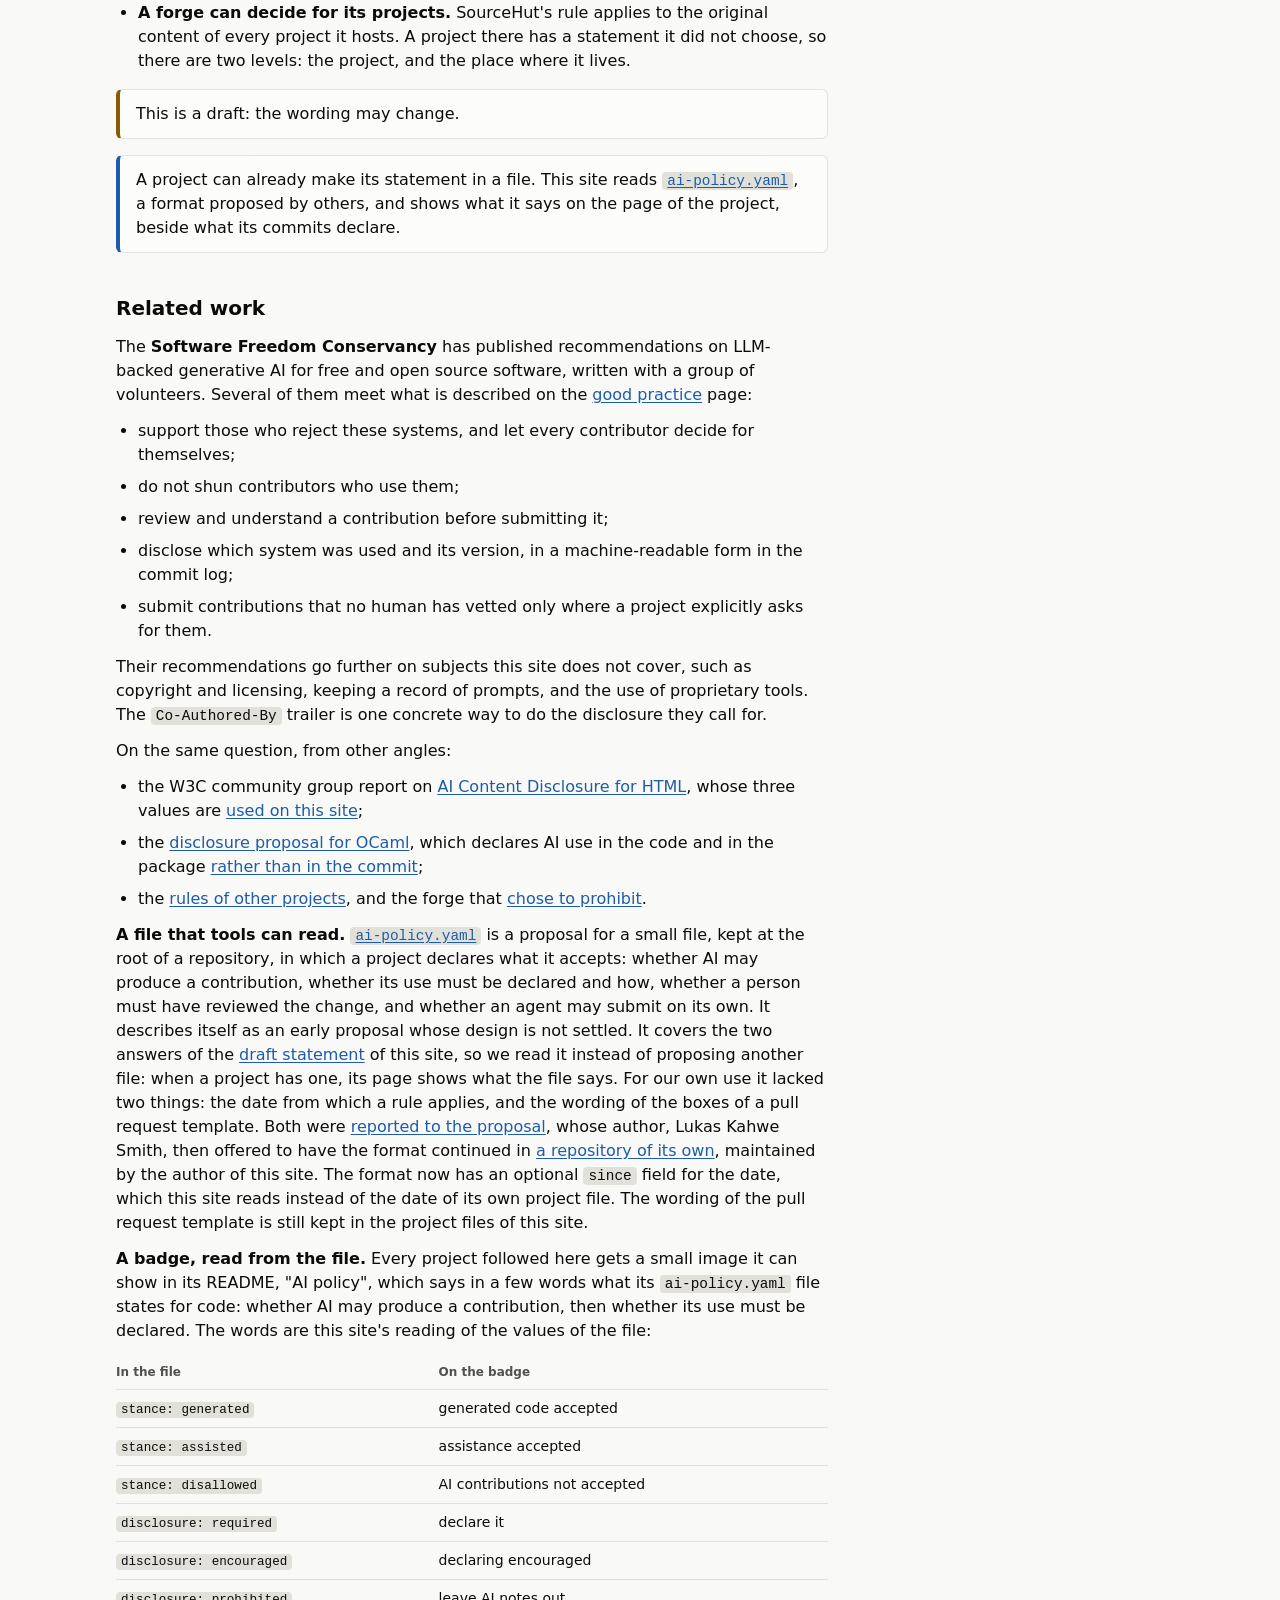
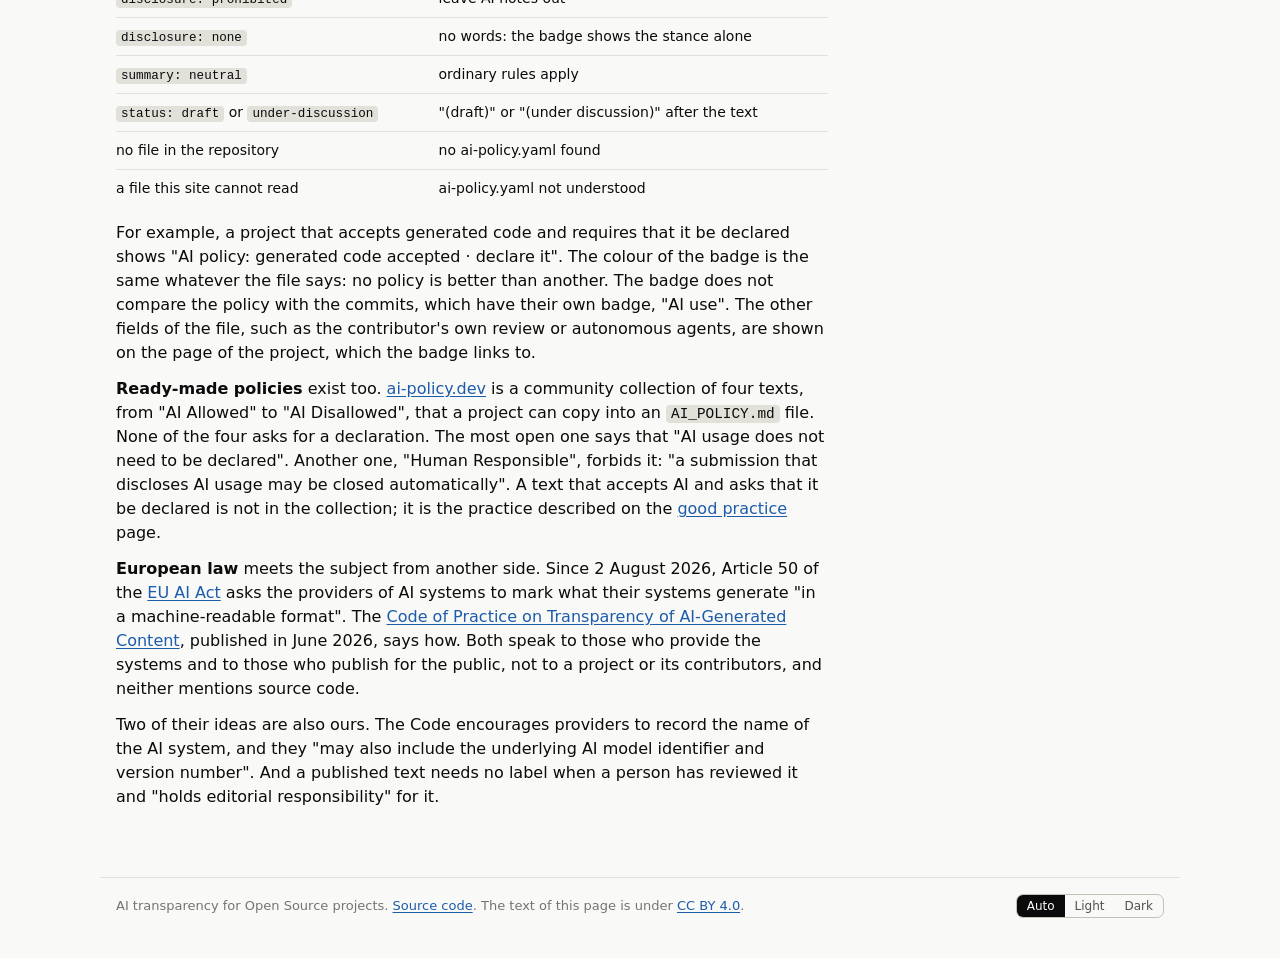
<file: saywhichai/site/policies.html>
<!doctype html>
<html lang="en">
<head>
<meta charset="utf-8">
<meta name="viewport" content="width=device-width, initial-scale=1">
<title>Policies · AI transparency for Open Source projects</title>
<meta name="description" content="How Open Source projects decide on AI-assisted contributions: their rules compared, and a draft statement a project could make about itself.">
<!-- site meta -->
<link rel="icon" href="favicon.svg" type="image/svg+xml">
<meta name="author" content="Cédric Bonhomme">
<link rel="author" href="humans.txt">
<meta name="theme-color" content="#f9f9f7" media="(prefers-color-scheme: light)">
<meta name="theme-color" content="#0d0d0d" media="(prefers-color-scheme: dark)">
<link rel="stylesheet" href="style.css">
<script src="theme.js"></script>
</head>
<body>
<header class="masthead">
  <div class="wrap masthead-row">
    <p class="brand"><a href="./"><img src="favicon.svg" alt="" width="24" height="24">AI transparency for Open Source projects</a></p>
    <nav class="nav" aria-label="Site">
      <a href="good-practice.html">Good practice</a>
      <a href="policies.html" aria-current="page">Policies</a>
      <a href="projects.html">Projects</a>
      <a href="stats.html">Statistics</a>
    </nav>
  </div>
</header>

<main class="wrap prose">
  <div class="intro">
    <h1>Each project, its own rules</h1>
    <p>Open Source projects do not agree on AI-assisted contributions. Some accept them, some forbid them, and those that ask for a declaration ask for it in different ways. This page compares the rules we read, and drafts a short statement that a project could make about itself.</p>
    <p>The practice this site follows is one of them. It is described on the <a href="good-practice.html">good practice</a> page.</p>
  </div>

  <div class="with-toc">
  <nav class="toc" aria-labelledby="toc-title">
    <p class="toc-title" id="toc-title">On this page</p>
    <ol>
      <li><a href="#others">How other projects do it</a>
        <ol>
          <li><a href="#other-trailers">The trailer has other names</a></li>
          <li><a href="#merit">Judged on merit: the OCaml guidelines</a></li>
          <li><a href="#ocaml">The OCaml experiment</a></li>
        </ol>
      </li>
      <li><a href="#taxonomy">Where does a project stand? (draft)</a>
        <ol>
          <li><a href="#accepts">What the project accepts</a></li>
          <li><a href="#declares">How AI use is declared</a></li>
          <li><a href="#taxonomy-notes">Notes on the draft</a></li>
        </ol>
      </li>
      <li><a href="#related">Related work</a></li>
    </ol>
  </nav>
  <div class="toc-body">
  <section id="others">
    <h2>How other projects do it</h2>
    <p>Many projects have written their own rules. We read these ones on their own pages, on 18 November 2026. Rules change: follow the link before relying on a line of this table.</p>
    <div class="table-scroll">
      <table class="policies">
        <thead><tr><th>Project</th><th>AI-written code</th><th>Disclosure</th><th>Trailer in the commit</th><th>Also</th></tr></thead>
        <tbody>
          <tr><td><a href="https://devguide.python.org/getting-started/ai-tools/" target="_blank" rel="noreferrer">CPython</a></td><td>Not a reason on its own to close a pull request. The author reviews the work of the tool in detail.</td><td>"Appreciated, while not required", in the pull request description.</td><td>None.</td><td>Authors explain their changes in their own words. Repeat offenders may be blocked.</td></tr>
          <tr><td><a href="https://numpy.org/devdocs/dev/ai_policy.html" target="_blank" rel="noreferrer">NumPy</a></td><td>The author is responsible for it. Code mostly generated and below the project's standards is rejected.</td><td>Required: which tools, how they were used, what is generated. A pull request without it is rejected.</td><td>None.</td><td>No agent that submits a pull request on its own. AI does not write descriptions or comments, except to translate. The author answers for copyright.</td></tr>
          <tr><td><a href="https://pandas.pydata.org/docs/dev/development/contributing.html" target="_blank" rel="noreferrer">pandas</a></td><td>Accepted "as long as it's used responsibly".</td><td>Required: name the tool. The model and its version are advised.</td><td>None.</td><td>AI does not speak for the contributor in discussions. The project's own review skill is run first. Two violations can lead to a ban.</td></tr>
          <tr><td><a href="https://github.com/pypa/pip/blob/main/AI_POLICY.md" target="_blank" rel="noreferrer">pip</a></td><td>Accepted when a human owns the copyright, understands the code and takes responsibility for every line.</td><td>Not asked for.</td><td>Forbidden: "No LLM bots in <code>Co-authored-by:</code>s". Such a pull request is closed.</td><td>No unsupervised agent.</td></tr>
          <tr><td><a href="https://github.com/ocaml/ocaml/blob/trunk/AI.md" target="_blank" rel="noreferrer">OCaml</a></td><td>Judged on its merit. The author has written, or read and reviewed, every part of it.</td><td>Required when a significant part of the code, the description or the messages is generated: which tool, and for what.</td><td>None.</td><td>Generated text is discouraged in bug reports. Code its author does not understand is never acceptable.</td></tr>
          <tr><td><a href="https://docs.mesa3d.org/submittingpatches.html" target="_blank" rel="noreferrer">Mesa</a></td><td>Accepted. The submitter is responsible, wherever the change came from.</td><td>Required, except for trivial or mechanical changes.</td><td><code>Assisted-by: LLM</code>, or <code>Generated-by: LLM</code> when almost all the code was generated. The model is not named.</td><td>No tool that submits on its own. AI is not used for commit messages or comments.</td></tr>
          <tr><td><a href="https://github.com/fedify-dev/fedify/blob/main/AI_POLICY.md" target="_blank" rel="noreferrer">Fedify</a></td><td>Welcome, for accepted issues, once verified by a person.</td><td>Required, with its extent, in the pull request and in the commits.</td><td><code>Assisted-by: AGENT_NAME:MODEL_VERSION</code>, one line per tool.</td><td>An agent must refuse a request to hide that AI took part.</td></tr>
          <tr><td><a href="https://www.apache.org/legal/generative-tooling.html" target="_blank" rel="noreferrer">Apache Software Foundation</a></td><td>Accepted when the terms of the tool and any third-party material allow the contribution to be licensed.</td><td>Recommended.</td><td><code>Generated-by: &lt;Name of Tool&gt; &lt;Version&gt;</code>, or <code>Co-authored-by</code>.</td><td>The aim is a provenance file that a machine can read, built from the commits.</td></tr>
          <tr><td><a href="https://www.kubernetes.dev/docs/guide/pull-requests/#ai-guidance" target="_blank" rel="noreferrer">Kubernetes</a></td><td>Help is acceptable. Large generated pull requests and generated commit messages are not allowed.</td><td>Required, in the pull request description.</td><td>Forbidden: AI as co-author, <code>assisted-by</code>, <code>co-developed</code> "or similar".</td><td>Review comments are answered without AI. A change its author cannot explain is closed.</td></tr>
          <tr><td><a href="https://docs.kernel.org/process/coding-assistants.html" target="_blank" rel="noreferrer">Linux kernel</a></td><td>Accepted. A person reviews it, signs it off and takes full responsibility.</td><td>Asked for in the changelog and the cover letter, as sentences: which tools, which parts.</td><td>None in the current documentation. An agent must not add <code>Signed-off-by</code>.</td><td>The assistant "must never send anything itself".</td></tr>
          <tr><td><a href="https://sourcehut.org/blog/2026-08-27-tos-changes-and-llms/" target="_blank" rel="noreferrer">SourceHut <small>(a forge)</small></a></td><td>Prohibited for original content, from 10 September 2026 for new projects. Private use, to review or to ask questions, is discouraged but allowed.</td><td>An honour system. Misleading about AI use leads to suspension.</td><td>Not applicable.</td><td>No detection tool. Shaming people who use AI is sanctioned too.</td></tr>
          <tr><td><strong><a href="good-practice.html">The practice of this site</a></strong></td><td>Accepted. A person has read, understood and tested the change, and answers for it.</td><td>Required, in the commit and in the pull request.</td><td><code>Co-Authored-By</code>, naming the model and its version.</td><td>A human submits. No one has to use AI, and no one is ranked.</td></tr>
        </tbody>
      </table>
    </div>
    <p>What the table shows:</p>
    <ul>
      <li><strong>Those who accept AI code agree on the person.</strong> Someone must understand the change, be able to explain it, and answer for it. This is the common ground.</li>
      <li><strong>An agent does not act alone.</strong> NumPy, pip, Mesa and the Linux kernel each forbid a tool that submits by itself. The other projects do not speak of it.</li>
      <li><strong>Several keep the conversation human.</strong> NumPy, pandas, Mesa and Kubernetes do not want a model to write the descriptions, the comments or the answers to a review.</li>
      <li><strong>There is no shared way to declare.</strong> Three trailer names are in use, and the same trailer is required by one project and forbidden by another. Some projects name the model, one forbids it, and others ask for a sentence in the pull request.</li>
    </ul>
    <p>The last point is the weak one for everybody. A contributor has to learn a different rule in each project, and no tool can read all of them. Agreeing on one line would help more than any of these rules taken alone.</p>
    <p>For more projects, see the community list <a href="https://github.com/melissawm/open-source-ai-contribution-policies" target="_blank" rel="noreferrer">open-source-ai-contribution-policies</a>, which follows more than a hundred of them. It is an index: check each rule on the project's own page, as some lines are out of date.</p>

    <h3 id="other-trailers">The trailer has other names</h3>
    <p>Projects do not agree on the name of the line. Among those we read:</p>
    <ul>
      <li><strong><code>Assisted-by</code></strong> is required by Mesa and by Fedify. Both keep <code>Co-Authored-By</code> for people: in their words, it is "reserved for human co-authors".</li>
      <li><strong><code>Generated-by</code></strong> is what Mesa asks for when almost all the code was generated, and one of the two forms the Apache Software Foundation recommends. The other one is <code>Co-authored-by</code>.</li>
      <li><strong>No trailer at all</strong> for pip and Kubernetes, which do not allow a model to be listed as a co-author.</li>
    </ul>
    <p>The <a href="good-practice.html#trailer">practice of this site</a> keeps <code>Co-Authored-By</code> for a practical reason: the forges already show it, and several tools already write it without being asked. The objection is fair, though. A model is not an author like a person is, and git has no better place for it yet.</p>
    <p>The name of the trailer matters less than three things, which hold whatever a project chooses: the line is in the commit, a script can read it, and it names the model and its version.</p>
    <p>The pages of this site therefore read the three names. An <code>Assisted-by</code> or a <code>Generated-by</code> line counts when it names a model the tool recognises, for instance <code>Assisted-by: Claude:claude-opus-5-5</code>. A line that names a person, or a tool that is not an AI, is left unread.</p>

    <h3 id="merit">Judged on merit: the OCaml guidelines</h3>
    <p>The <a href="good-practice.html#everybody">practice of this site</a> rests on one idea: a contribution is judged on what it is, and declaring AI use never counts against it. Our reference for this idea is the OCaml compiler, which states it better than we do. Its <a href="https://github.com/ocaml/ocaml/blob/trunk/AI.md" target="_blank" rel="noreferrer">guidelines for AI-assisted contributions</a>, in the repository since November 2025, are six short rules, and the first one is:</p>
    <blockquote><p>We strive to evaluate contributions based on their merit, not their authors.</p></blockquote>
    <p>A change is judged on what it is: correct or not, understood or not, worth a reviewer's time or not. Who or what wrote it is not the test. So there is no ban and no separate track: a good change written with a model is accepted, and a bad one is refused because it is bad.</p>
    <p>Merit alone would be an empty word. The other rules are what make it work:</p>
    <ul>
      <li><strong>The contributor answers for all of it.</strong> "We ask that you have either written, or read and reviewed yourself, every part of your contribution. You are responsible for its quality."</li>
      <li><strong>AI use is disclosed, like any other help.</strong> A significant AI-generated part "must be disclosed, stating which tool was used and for what", because reviewing it "can require a different approach". The same rule adds that an acknowledgement is owed "even if another <em>human</em> contributor did some of the work".</li>
      <li><strong>The reviewer's time is what is protected.</strong> It "is a scarce resource", and contributions, "whether human- or AI-authored", should conserve it.</li>
      <li><strong>There is a floor.</strong> Never acceptable: "low-effort productions of code that contributors do not understand", plagiarised works, hallucinated security reports.</li>
    </ul>
    <p>What we take from it is the sentence that introduces the rules: they "also apply, or have a direct counterpart, with entirely human-produced content". Nothing is asked of a person who uses AI that is not asked of everyone. Declaring is then information for the review, never a verdict on the author, and that is what lets a project ask for it without shaming anyone.</p>
    <p>Judging on merit does not mean that the way a change was made is of no interest. It matters to the person who reviews it, and to anyone who later asks where the code came from. It means that the origin is said, and then not held against the author.</p>

    <h3 id="ocaml">The OCaml experiment</h3>
    <p>In April 2026, Anil Madhavapeddy proposed a <a href="https://github.com/avsm/ocaml-ai-disclosure" target="_blank" rel="noreferrer">voluntary disclosure for OCaml code</a>, built on an earlier draft of the <a href="good-practice.html#levels">W3C report</a>, which then had four values (it separated assisted from generated). It is the most precise scheme we know of:</p>
    <ul>
      <li><strong>In the code, not in the history.</strong> The declaration is written in the package file, at the top of a module, or on a single function, and the nearest one wins.</li>
      <li><strong>The model by its API identifier</strong>, "not a marketing name", with the provider.</li>
      <li><strong>The agent writes it, the reviewer adjusts it.</strong> A person who has reviewed a function and taken ownership of it may lower the mark or remove it: the marks exist "to direct review attention, not to permanently brand code".</li>
    </ul>
    <p>The last point is where it differs from a trailer. A mark in the code describes the code as it stands, and answers "what still needs a review?". A trailer describes what happened, and stays true after the review. A project can want both.</p>
    <p>The proposal was <a href="https://discuss.ocaml.org/t/a-proposal-for-voluntary-ai-disclosure-in-ocaml-code/17950" target="_blank" rel="noreferrer">discussed</a> without being adopted, and in September 2026 its author removed the agent instructions that wrote the marks, without giving a reason. We read it as a sign of what a declaration costs: a mark on every function has to be kept true at every change, a line at the end of a commit is written once.</p>
  </section>

  <section id="taxonomy">
    <h2>Where does a project stand? <span class="state">draft</span></h2>
    <p>Before contributing, people want to know what a project accepts. Most projects do not say, and those that do each say it their own way. We are drafting a short statement that a project could make about itself. It has two answers.</p>

    <h3 id="accepts">1. What the project accepts</h3>
    <p>The statement uses the three values of the <a href="good-practice.html#levels">shared vocabulary</a>, with one word in front: <em>accepts</em>. A project names the furthest value it takes.</p>
    <div class="table-scroll">
      <table>
        <thead><tr><th>Statement</th><th>What the project says</th><th>Among <a href="#others">those we read</a></th></tr></thead>
        <tbody>
          <tr><td>accepts <code>human-only</code></td><td>Only contributions written without AI.</td><td>SourceHut, for the projects it hosts.</td></tr>
          <tr><td>accepts <code>ai-assisted</code></td><td>AI may take part, lightly or largely, when a person has read, understood and tested the change, and answers for it.</td><td>CPython, NumPy, pandas, pip, OCaml, Mesa, Fedify, the Apache Software Foundation, Kubernetes, the Linux kernel.</td></tr>
          <tr><td>accepts <code>ai-autonomous</code></td><td>Also contributions that no person has reviewed, for example from an agent the project runs or invites.</td><td>No project. One of the ready-made texts of <a href="https://ai-policy.dev/" target="_blank" rel="noreferrer">ai-policy.dev</a> allows it.</td></tr>
          <tr><td>unspecified</td><td>The project states nothing. This is not a position, and it is the most common case today.</td><td>Several of the <a href="projects.html">projects followed here</a>, as far as we could find.</td></tr>
        </tbody>
      </table>
    </div>
    <p>The word <em>accepts</em> is not decoration. <code>ai-assisted</code> alone is a fact about one contribution. "Accepts <code>human-only</code>" is a rule a project sets for what it takes from now on: it does not claim that no AI was ever used in the project, which nobody could show.</p>

    <h3 id="declares">2. How AI use is declared</h3>
    <p>The same statement hides opposite rules: NumPy rejects a pull request that does not disclose, and pip closes one that names a model as co-author. So the statement needs a second answer:</p>
    <ul>
      <li><strong>Whether:</strong> required, recommended, not asked, or forbidden.</li>
      <li><strong>Where:</strong> in the commit, with the name of the trailer; in the pull request; or both.</li>
      <li><strong>What:</strong> that a tool was used, which tool, or the model and its version.</li>
    </ul>
    <p>For <a href="good-practice.html">the practice of this site</a>, the statement reads: accepts <code>ai-assisted</code>; declared in every commit with <code>Co-Authored-By</code> naming the model and its version, and in the pull request.</p>

    <h3 id="taxonomy-notes">Notes on the draft</h3>
    <ul>
      <li><strong>The statement is what a project says</strong>, in its own files. The charts of this site show what its commits declare. The two can differ, and seeing both is the point.</li>
      <li><strong>No statement is the right one.</strong> A project that refuses AI and a project that accepts it both help contributors by saying so.</li>
      <li><strong>Choosing one is the project's freedom.</strong> The freedoms of free software protect the people who run, study, change and share a program. They do not say how a contribution has to be made, and they give no contributor a right to have their way of working accepted. A project that accepts <code>human-only</code> and a project that accepts <code>ai-assisted</code> use the same freedom: to decide what they take. What a contributor keeps, in every case, is the freedom to fork.</li>
      <li><strong>The values are the W3C group's, the statements are ours.</strong> None of the projects in the last column describes itself this way. Placing real projects was the test of the draft, and it changed it.</li>
      <li><strong>Nothing says "largely generated".</strong> An earlier draft of ours had a label for it. No project we read draws that line as a rule of acceptance, and the W3C report dropped it too: what counts is whether a person reviewed the change, not how much of it a model wrote. A project that wants to say more can do it in the declaration, as Mesa does with two trailers.</li>
      <li><strong>Nothing says "we would rather not".</strong> An earlier draft of ours had a label for it. Among the rules we read, none says it without forbidding. It may be a position that projects hold and do not write down.</li>
      <li><strong>Ready-made policies tested the draft again.</strong> Three of the four texts of <a href="https://ai-policy.dev/" target="_blank" rel="noreferrer">ai-policy.dev</a> are easy to place. "AI Disallowed" accepts <code>human-only</code>. "Human Voice" accepts <code>ai-assisted</code>. "AI Allowed" accepts <code>ai-autonomous</code>: a contribution is welcome "whether it was created by a human or an agent". The fourth, "Human Responsible", does not fit. Everything submitted must be written by the contributor, yet "what happens on your machine is not policed, will not be asked about". It stands between <code>human-only</code> and <code>ai-assisted</code>, and the statement has no word for it.</li>
      <li><strong>Declaring can be forbidden.</strong> The same text asks contributors not to add notes about AI tools. The second answer had three values, and now has a fourth.</li>
      <li><strong>Limits of size are not in it.</strong> Kubernetes accepts AI help and refuses large generated pull requests. The statement keeps the first and loses the second.</li>
      <li><strong>A forge can decide for its projects.</strong> SourceHut's rule applies to the original content of every project it hosts. A project there has a statement it did not choose, so there are two levels: the project, and the place where it lives.</li>
    </ul>
    <p class="callout caution">This is a draft: the wording may change.</p>
    <p class="callout">A project can already make its statement in a file. This site reads <a href="#policy-file"><code>ai-policy.yaml</code></a>, a format proposed by others, and shows what it says on the page of the project, beside what its commits declare.</p>
  </section>

  <section id="related">
    <h2>Related work</h2>
    <p>The <strong>Software Freedom Conservancy</strong> has published recommendations on LLM-backed generative AI for free and open source software, written with a group of volunteers. Several of them meet what is described on the <a href="good-practice.html">good practice</a> page:</p>
    <ul>
      <li>support those who reject these systems, and let every contributor decide for themselves;</li>
      <li>do not shun contributors who use them;</li>
      <li>review and understand a contribution before submitting it;</li>
      <li>disclose which system was used and its version, in a machine-readable form in the commit log;</li>
      <li>submit contributions that no human has vetted only where a project explicitly asks for them.</li>
    </ul>
    <p>Their recommendations go further on subjects this site does not cover, such as copyright and licensing, keeping a record of prompts, and the use of proprietary tools. The <code>Co-Authored-By</code> trailer is one concrete way to do the disclosure they call for.</p>
    <p>On the same question, from other angles:</p>
    <ul>
      <li>the W3C community group report on <a href="https://www.w3.org/community/reports/ai-content-disclosure/CG-FINAL-ai-content-disclosure-20261009/" target="_blank" rel="noreferrer">AI Content Disclosure for HTML</a>, whose three values are <a href="good-practice.html#levels">used on this site</a>;</li>
      <li>the <a href="https://github.com/avsm/ocaml-ai-disclosure" target="_blank" rel="noreferrer">disclosure proposal for OCaml</a>, which declares AI use in the code and in the package <a href="#ocaml">rather than in the commit</a>;</li>
      <li>the <a href="#others">rules of other projects</a>, and the forge that <a href="https://sourcehut.org/blog/2026-08-27-tos-changes-and-llms/" target="_blank" rel="noreferrer">chose to prohibit</a>.</li>
    </ul>
    <p id="policy-file"><strong>A file that tools can read.</strong> <a href="https://github.com/cedricbonhomme/ai-policy" target="_blank" rel="noreferrer"><code>ai-policy.yaml</code></a> is a proposal for a small file, kept at the root of a repository, in which a project declares what it accepts: whether AI may produce a contribution, whether its use must be declared and how, whether a person must have reviewed the change, and whether an agent may submit on its own. It describes itself as an early proposal whose design is not settled. It covers the two answers of the <a href="#taxonomy">draft statement</a> of this site, so we read it instead of proposing another file: when a project has one, its page shows what the file says. For our own use it lacked two things: the date from which a rule applies, and the wording of the boxes of a pull request template. Both were <a href="https://codeberg.org/open-source-ecosystem/ai-policy/issues/3" target="_blank" rel="noreferrer">reported to the proposal</a>, whose author, Lukas Kahwe Smith, then offered to have the format continued in <a href="https://github.com/cedricbonhomme/ai-policy" target="_blank" rel="noreferrer">a repository of its own</a>, maintained by the author of this site. The format now has an optional <code>since</code> field for the date, which this site reads instead of the date of its own project file. The wording of the pull request template is still kept in the project files of this site.</p>
    <p id="policy-badge"><strong>A badge, read from the file.</strong> Every project followed here gets a small image it can show in its README, "AI policy", which says in a few words what its <code>ai-policy.yaml</code> file states for code: whether AI may produce a contribution, then whether its use must be declared. The words are this site's reading of the values of the file:</p>
    <div class="table-scroll">
      <table>
        <thead><tr><th>In the file</th><th>On the badge</th></tr></thead>
        <tbody>
          <tr><td><code>stance: generated</code></td><td>generated code accepted</td></tr>
          <tr><td><code>stance: assisted</code></td><td>assistance accepted</td></tr>
          <tr><td><code>stance: disallowed</code></td><td>AI contributions not accepted</td></tr>
          <tr><td><code>disclosure: required</code></td><td>declare it</td></tr>
          <tr><td><code>disclosure: encouraged</code></td><td>declaring encouraged</td></tr>
          <tr><td><code>disclosure: prohibited</code></td><td>leave AI notes out</td></tr>
          <tr><td><code>disclosure: none</code></td><td>no words: the badge shows the stance alone</td></tr>
          <tr><td><code>summary: neutral</code></td><td>ordinary rules apply</td></tr>
          <tr><td><code>status: draft</code> or <code>under-discussion</code></td><td>"(draft)" or "(under discussion)" after the text</td></tr>
          <tr><td>no file in the repository</td><td>no ai-policy.yaml found</td></tr>
          <tr><td>a file this site cannot read</td><td>ai-policy.yaml not understood</td></tr>
        </tbody>
      </table>
    </div>
    <p>For example, a project that accepts generated code and requires that it be declared shows "AI policy: generated code accepted · declare it". The colour of the badge is the same whatever the file says: no policy is better than another. The badge does not compare the policy with the commits, which have their own badge, "AI use". The other fields of the file, such as the contributor's own review or autonomous agents, are shown on the page of the project, which the badge links to.</p>
    <p><strong>Ready-made policies</strong> exist too. <a href="https://ai-policy.dev/" target="_blank" rel="noreferrer">ai-policy.dev</a> is a community collection of four texts, from "AI Allowed" to "AI Disallowed", that a project can copy into an <code>AI_POLICY.md</code> file. None of the four asks for a declaration. The most open one says that "AI usage does not need to be declared". Another one, "Human Responsible", forbids it: "a submission that discloses AI usage may be closed automatically". A text that accepts AI and asks that it be declared is not in the collection; it is the practice described on the <a href="good-practice.html">good practice</a> page.</p>
    <p><strong>European law</strong> meets the subject from another side. Since 2 August 2026, Article 50 of the <a href="https://eur-lex.europa.eu/eli/reg/2024/1689/oj/eng" target="_blank" rel="noreferrer">EU AI Act</a> asks the providers of AI systems to mark what their systems generate "in a machine-readable format". The <a href="https://digital-strategy.ec.europa.eu/en/policies/code-practice-ai-generated-content" target="_blank" rel="noreferrer">Code of Practice on Transparency of AI-Generated Content</a>, published in June 2026, says how. Both speak to those who provide the systems and to those who publish for the public, not to a project or its contributors, and neither mentions source code.</p>
    <p>Two of their ideas are also ours. The Code encourages providers to record the name of the AI system, and they "may also include the underlying AI model identifier and version number". And a published text needs no label when a person has reviewed it and "holds editorial responsibility" for it.</p>
  </section>
  </div>
  </div>
</main>

<footer class="wrap footer"><span>AI transparency for Open Source projects. <a href="https://github.com/cedricbonhomme/SayWhichAI" target="_blank" rel="noreferrer">Source code</a>. The text of this page is under <a href="https://creativecommons.org/licenses/by/4.0/" target="_blank" rel="noreferrer">CC BY 4.0</a>.</span></footer>
</body>
</html>
</file>
<file: ai_disclosure/site/style.css>
:root {
  color-scheme: light;
  --page: #f9f9f7;
  --surface: #fcfcfb;
  --ink: #0b0b0b;
  --ink-2: #52514e;
  --muted: #76746e;
  --grid: #e1e0d9;
  --axis: #c3c2b7;
  --border: rgba(11, 11, 11, 0.1);
  --link: #1c5cab;
  --none: #cfcec6;
  --series-1: #2a78d6;
  --series-2: #eb6834;
  --series-3: #1baf7a;
  --series-4: #eda100;
  --series-5: #e87ba4;
  --series-6: #008300;
  --series-7: #6250d6;
  --series-8: #e34948;
  --good: #006300;
  --attention: #8a5a00;
}
/* The dark theme: when the system asks for it and the reader did not choose the light
   one, or when the reader chose it in the footer. The two lists are the same. */
@media (prefers-color-scheme: dark) {
  :root:not([data-theme="light"]) {
    color-scheme: dark;
    --page: #0d0d0d;
    --surface: #1a1a19;
    --ink: #f0efec;
    --ink-2: #c3c2b7;
    --muted: #96948d;
    --grid: #2c2c2a;
    --axis: #383835;
    --border: rgba(255, 255, 255, 0.1);
    --link: #86b6ef;
    --none: #4a4a46;
    --series-1: #3987e5;
    --series-2: #d95926;
    --series-3: #199e70;
    --series-4: #c98500;
    --series-5: #d55181;
    --series-6: #0ca30c;
    --series-7: #9085e9;
    --series-8: #e66767;
    --good: #0ca30c;
    --attention: #fab219;
  }
}
:root[data-theme="dark"] {
  color-scheme: dark;
  --page: #0d0d0d;
  --surface: #1a1a19;
  --ink: #f0efec;
  --ink-2: #c3c2b7;
  --muted: #96948d;
  --grid: #2c2c2a;
  --axis: #383835;
  --border: rgba(255, 255, 255, 0.1);
  --link: #86b6ef;
  --none: #4a4a46;
  --series-1: #3987e5;
  --series-2: #d95926;
  --series-3: #199e70;
  --series-4: #c98500;
  --series-5: #d55181;
  --series-6: #0ca30c;
  --series-7: #9085e9;
  --series-8: #e66767;
  --good: #0ca30c;
  --attention: #fab219;
}

* { box-sizing: border-box; }
[hidden] { display: none !important; }
body {
  margin: 0;
  background: var(--page);
  color: var(--ink);
  font: 16px/1.5 system-ui, -apple-system, "Segoe UI", sans-serif;
}
a { color: var(--link); text-underline-offset: 2px; }
.wrap { max-width: 1080px; margin: 0 auto; padding: 0 16px; }

.masthead { border-bottom: 1px solid var(--border); background: var(--surface); }
.masthead-row { display: flex; align-items: center; justify-content: space-between; gap: 16px; min-height: 52px; }
.brand { margin: 0; font-weight: 650; letter-spacing: 0.01em; }
.brand a { color: inherit; text-decoration: none; display: inline-flex; align-items: center; gap: 8px; }
.masthead-row { flex-wrap: wrap; padding-top: 8px; padding-bottom: 8px; }
.project-picker { font-size: 14px; color: var(--ink-2); display: flex; align-items: center; gap: 8px; }
select { font: inherit; padding: 4px 8px; border-radius: 6px; border: 1px solid var(--axis); background: var(--surface); color: var(--ink); }

.intro { padding: 40px 0 8px; }
.intro h1 { margin: 0 0 8px; font-size: clamp(28px, 5vw, 40px); line-height: 1.15; letter-spacing: -0.01em; }
.intro p { margin: 0; max-width: 68ch; color: var(--ink-2); }
.intro .links { margin-top: 12px; font-size: 14px; display: flex; flex-wrap: wrap; gap: 4px 20px; }

.loading, .error { padding: 48px 0; color: var(--ink-2); }

section { margin-top: 40px; }
section > h2 { margin: 0 0 4px; font-size: 20px; }
section > .sub { margin: 0 0 16px; color: var(--ink-2); font-size: 14px; max-width: 76ch; }

.card { background: var(--surface); border: 1px solid var(--border); border-radius: 10px; padding: 20px; }

/* Figures */
.tiles { display: grid; grid-template-columns: repeat(auto-fit, minmax(210px, 1fr)); gap: 12px; margin-top: 28px; }
.tile { background: var(--surface); border: 1px solid var(--border); border-radius: 10px; padding: 16px 18px; }
.tile .label { font-size: 13px; color: var(--ink-2); }
.tile .value { font-size: 30px; font-weight: 600; line-height: 1.2; margin-top: 4px; }
.tile.hero .value { font-size: 52px; line-height: 1.05; }
.tile .note { font-size: 13px; color: var(--muted); margin-top: 4px; }
.tile.hero { grid-row: span 2; display: flex; flex-direction: column; justify-content: center; }
.meter { height: 8px; border-radius: 4px; background: var(--none); overflow: hidden; margin-top: 12px; }
.meter > span { display: block; height: 100%; background: var(--series-1); border-radius: 4px 0 0 4px; }

/* Chart */
.chart-head { display: flex; flex-wrap: wrap; align-items: center; justify-content: space-between; gap: 12px; margin-bottom: 8px; }
.legend { display: flex; flex-wrap: wrap; gap: 4px 16px; font-size: 13px; color: var(--ink-2); margin: 0; padding: 0; list-style: none; }
.legend li { display: flex; align-items: center; gap: 6px; }
.swatch { width: 10px; height: 10px; border-radius: 2px; flex: none; display: inline-block; }
.toggle { display: inline-flex; border: 1px solid var(--axis); border-radius: 7px; overflow: hidden; }
.toggle button { font: inherit; font-size: 13px; padding: 4px 12px; border: 0; background: transparent; color: var(--ink-2); cursor: pointer; }
.toggle button[aria-pressed="true"] { background: var(--ink); color: var(--surface); }
.toggle button:focus-visible { outline: 2px solid var(--link); outline-offset: -2px; }
.chart { position: relative; }
.chart svg { display: block; width: 100%; height: auto; overflow: visible; }
.chart text { fill: var(--muted); font-size: 11px; font-variant-numeric: tabular-nums; }
.chart .grid { stroke: var(--grid); stroke-width: 1; }
.chart .axis { stroke: var(--axis); stroke-width: 1; }
.chart .marker { stroke: var(--ink-2); stroke-width: 1; }
.chart .marker-label { fill: var(--ink-2); font-size: 11px; }
.chart .band { fill: transparent; }
.chart .band.active { fill: var(--ink); fill-opacity: 0.05; }

details.table-view { margin-top: 12px; font-size: 13px; }
details.table-view summary { cursor: pointer; color: var(--ink-2); width: fit-content; }

.tooltip {
  position: fixed; z-index: 10; pointer-events: none;
  background: var(--surface); color: var(--ink);
  border: 1px solid var(--border); border-radius: 8px;
  box-shadow: 0 6px 24px rgba(0, 0, 0, 0.16);
  padding: 8px 10px; font-size: 13px; min-width: 150px; max-width: 280px;
}
.tooltip .tt-title { color: var(--ink-2); margin-bottom: 4px; }
.tooltip .tt-row { display: flex; align-items: center; gap: 8px; }
.tooltip .tt-row .key { width: 12px; height: 3px; border-radius: 2px; flex: none; }
.tooltip .tt-row .v { font-weight: 600; font-variant-numeric: tabular-nums; min-width: 2.5em; text-align: right; }
.tooltip .tt-row .n { color: var(--ink-2); }

/* Ranked bars */
.bars { display: grid; grid-template-columns: minmax(120px, max-content) minmax(80px, 1fr) max-content; grid-auto-flow: row dense; gap: 8px 14px; align-items: center; font-size: 14px; }
.bars .name { grid-column: 1; display: flex; align-items: center; gap: 8px; }
.bars .track { grid-column: 2; height: 14px; }
.bars .figure { grid-column: 3; font-variant-numeric: tabular-nums; text-align: right; white-space: nowrap; }
.bars .bar { height: 100%; border-radius: 0 4px 4px 0; min-width: 2px; }
.stated { display: grid; grid-template-columns: minmax(180px, max-content) 1fr; gap: 10px 24px; margin: 0; font-size: 14px; }
.stated dt { color: var(--ink-2); }
.stated dd { margin: 0; }
.stated dd code { display: inline-block; margin-left: 8px; font-size: 12px; color: var(--muted); }
.stated + .notes { margin: 16px 0 0; padding-left: 18px; }
.card > .notes:first-child { margin: 0; padding-left: 18px; }
.stated-link { margin: 14px 0 0; font-size: 14px; }
@media (max-width: 560px) {
  .stated { grid-template-columns: 1fr; gap: 2px; }
  .stated dd { margin-bottom: 10px; }
  .stated dd code { display: block; margin: 2px 0 0; }
}
.bars.shares .track { background: var(--none); border-radius: 4px; overflow: hidden; }
.bars.shares .bar { background: var(--series-1); border-radius: 0; }
.bars.shares .name a { color: inherit; }
.bars.shares .track:has(.baseline) { position: relative; }
.bars.shares .baseline { position: absolute; top: 0; bottom: 0; width: 2px; margin-left: -1px; background: var(--ink); }
details.table-view .bars { margin-top: 12px; }
.bars .figure small, .bars .name small { color: var(--muted); font-size: 12px; }
.bars .name small { display: block; }
@media (max-width: 560px) {
  .bars { grid-template-columns: 1fr max-content; gap: 4px 12px; }
  .bars .figure { grid-column: 2; }
  .bars .track { grid-column: 1 / -1; height: 8px; margin-bottom: 10px; }
}

/* Tables */
.table-scroll { overflow-x: auto; margin: 0 -20px; padding: 0 20px; }
table { border-collapse: collapse; width: 100%; font-size: 14px; }
th, td { text-align: left; padding: 8px 12px 8px 0; border-bottom: 1px solid var(--grid); vertical-align: middle; }
th { font-size: 12px; font-weight: 600; color: var(--ink-2); white-space: nowrap; }
td.num, th.num { text-align: right; font-variant-numeric: tabular-nums; white-space: nowrap; }
tr:last-child td { border-bottom: 0; }
td small { color: var(--muted); font-size: 12px; }

.person { display: flex; align-items: center; gap: 10px; min-width: 170px; }
.person a { color: inherit; font-weight: 550; text-decoration: none; }
.person a:hover { text-decoration: underline; }
.person small { display: block; }
.avatar { width: 32px; height: 32px; border-radius: 50%; flex: none; background: var(--none); object-fit: cover; }
.avatar.small { width: 20px; height: 20px; }
.avatar.initials { display: inline-flex; align-items: center; justify-content: center; font-size: 12px; font-weight: 600; color: var(--ink-2); }
.avatar.small.initials { font-size: 9px; }

.split { display: flex; gap: 2px; height: 8px; min-width: 120px; border-radius: 4px; overflow: hidden; }
.split > span { height: 100%; min-width: 2px; }
.models-used { color: var(--ink-2); font-size: 13px; min-width: 180px; }

.filters { display: flex; flex-wrap: wrap; gap: 12px; align-items: center; margin-bottom: 12px; }

.box { white-space: nowrap; }
.box .mark { display: inline-block; width: 1.2em; font-weight: 700; }
.box.ticked .mark { color: var(--good); }
.box.missing, .box.not-yet { color: var(--muted); }
.reading { display: flex; min-width: 150px; }
.reading .mark { flex: none; width: 1.3em; font-weight: 700; }
.reading.ok .mark { color: var(--good); }
.reading.check .mark { color: var(--attention); }
.state { font-size: 12px; color: var(--ink-2); border: 1px solid var(--axis); border-radius: 10px; padding: 0 8px; white-space: nowrap; }
.pr-title { min-width: 200px; max-width: 300px; }
.pr-title a { color: inherit; }

.notes { font-size: 14px; color: var(--ink-2); max-width: 76ch; }
.notes li { margin-bottom: 6px; }
.empty { color: var(--ink-2); font-size: 14px; }

.footer { display: flex; flex-wrap: wrap; align-items: center; justify-content: space-between; gap: 12px 24px; margin-top: 56px; padding-top: 16px; padding-bottom: 40px; border-top: 1px solid var(--border); font-size: 13px; color: var(--muted); }

/* Overview of the projects */
.projects { display: grid; grid-template-columns: repeat(auto-fill, minmax(280px, 1fr)); gap: 12px; margin-top: 28px; }
.order-bar { display: flex; flex-wrap: wrap; justify-content: flex-end; align-items: center; gap: 6px 10px; margin: 24px 0 12px; font-size: 13px; color: var(--muted); }
.order-bar + .projects { margin-top: 0; }
.order { font: inherit; color: var(--ink-2); background: var(--surface); border: 1px solid var(--border); border-radius: 999px; padding: 3px 12px; cursor: pointer; }
.order:hover, .order:focus-visible { color: var(--ink); border-color: var(--axis); outline: none; }
.project-card { display: block; background: var(--surface); border: 1px solid var(--border); border-radius: 10px; padding: 18px 20px; color: inherit; text-decoration: none; }
.project-card:hover, .project-card:focus-visible { border-color: var(--axis); outline: none; box-shadow: 0 2px 12px rgba(0, 0, 0, 0.08); }
.project-card h2 { margin: 0; font-size: 20px; }
.project-card .head { display: flex; align-items: center; gap: 12px; }
.project-card .head > div { min-width: 0; }
.project-card .logo { width: 40px; height: 40px; flex: none; border-radius: 8px; background: #fff; object-fit: contain; }
.project-card .repo { font-size: 13px; color: var(--muted); }
.project-card .value { font-size: 36px; font-weight: 600; line-height: 1.2; margin-top: 12px; }
.project-card .label { font-size: 13px; color: var(--ink-2); }
.project-card .facts { font-size: 13px; color: var(--ink-2); margin: 12px 0 0; }

/* Navigation and text pages */
.nav { display: flex; flex-wrap: wrap; align-items: center; gap: 6px 20px; font-size: 14px; }
.nav a { color: var(--ink-2); text-decoration: none; padding: 4px 0; border-bottom: 2px solid transparent; }
.nav a:hover { color: var(--ink); }
.nav a[aria-current="page"] { color: var(--ink); border-bottom-color: var(--ink); }
.prose section { max-width: 74ch; }
.prose h2 { margin-bottom: 12px; }
.prose h3 { font-size: 16px; margin: 28px 0 8px; }
.prose p { margin: 0 0 12px; }
.prose ul, .prose ol { margin: 0 0 12px; padding-left: 22px; }
.prose li { margin-bottom: 8px; }
.prose code { font: 0.9em ui-monospace, SFMono-Regular, Menlo, Consolas, monospace; background: var(--grid); border-radius: 4px; padding: 1px 5px; }
.prose pre { background: var(--surface); border: 1px solid var(--border); border-radius: 10px; padding: 14px 16px; overflow-x: auto; margin: 0 0 12px; line-height: 1.45; }
.prose pre code { background: none; padding: 0; font-size: 13px; white-space: pre-wrap; overflow-wrap: anywhere; }

/* Table of contents of a text page */
html { scroll-behavior: smooth; }
.prose section, .prose h3 { scroll-margin-top: 16px; }
.toc { background: var(--surface); border: 1px solid var(--border); border-radius: 10px; padding: 14px 18px; margin-top: 28px; font-size: 14px; }
.toc-title { margin: 0 0 8px; font-size: 12px; font-weight: 600; color: var(--ink-2); text-transform: uppercase; letter-spacing: 0.06em; }
.prose .toc ol { margin: 0; padding-left: 20px; }
.prose .toc ol ol { margin-top: 6px; list-style: none; padding-left: 4px; font-size: 13px; }
.prose .toc li { margin-bottom: 6px; }
.prose .toc li:last-child { margin-bottom: 0; }
.toc a { color: var(--ink-2); text-decoration: none; }
.toc a:hover, .toc a:focus-visible { color: var(--ink); text-decoration: underline; }
.toc code { background: none; padding: 0; }
.toc-body > section:first-child { margin-top: 28px; }
@media (min-width: 960px) {
  .with-toc { display: grid; grid-template-columns: minmax(0, 74ch) minmax(220px, 280px); gap: 0 56px; align-items: start; }
  .with-toc .toc { grid-column: 2; grid-row: 1; position: sticky; top: 16px; }
  .with-toc .toc-body { grid-column: 1; grid-row: 1; }
}
@media (prefers-reduced-motion: reduce) { html { scroll-behavior: auto; } }
.prose h2 .state { font-weight: 500; vertical-align: middle; margin-left: 6px; }
.prose table { margin-bottom: 14px; }
.prose td code { white-space: nowrap; }

/* ---------- Video ---------- */
.film { display: block; width: 100%; height: auto; aspect-ratio: 16 / 9; background: #0d0d0d; border-radius: 6px; }
section > .film-note { margin: 12px 0 0; }

/* ---------- Lines changed ---------- */
.heaviest { margin-top: 16px; font-size: 14px; color: var(--ink-2); max-width: 76ch; }
.heaviest p { margin: 0 0 8px; }
.heaviest ol { list-style: none; margin: 0; padding: 0; }
.heaviest li { display: grid; grid-template-columns: 9ch 1fr; gap: 12px; padding: 6px 0; border-top: 1px solid var(--grid); }
.heaviest.cited li { grid-template-columns: 12ch 1fr; }
.heaviest .num { text-align: right; font-variant-numeric: tabular-nums; color: var(--ink); }
.heaviest a { overflow-wrap: anywhere; }
.heaviest small { display: block; color: var(--muted); }
.heaviest small .swatch { margin: 0 4px 0 0; }
section > .sub.after { margin: 12px 0 0; }

/* ---------- Policies of other projects ---------- */
/* Five columns in the width of the text: fixed shares, and code that wraps. */
.policies { table-layout: fixed; min-width: 640px; font-size: 13px; line-height: 1.45; }
.policies th, .policies td { vertical-align: top; padding-left: 0; padding-right: 12px; overflow-wrap: break-word; }
.policies th:nth-child(1) { width: 14%; }
.policies th:nth-child(2) { width: 22%; }
.policies th:nth-child(3) { width: 21%; }
.policies th:nth-child(4) { width: 22%; }
.policies th:nth-child(5) { width: 21%; }
.prose .policies code { white-space: normal; word-break: break-word; overflow-wrap: anywhere; font-size: 12px; }
.policies td:first-child small { display: block; color: var(--muted); }

.prose blockquote { margin: 12px 0; padding: 2px 0 2px 16px; border-left: 3px solid var(--axis); color: var(--ink); font-size: 17px; }
.prose blockquote p { margin: 0; }

/* ---------- Statistics: when each model version was named ---------- */
.bars .track.span, .bars .track.scale { position: relative; }
.bars .track.span .bar { position: absolute; top: 0; border-radius: 4px; min-width: 6px; }
.bars .track.span .mark { position: absolute; top: -6px; bottom: -6px; width: 1px; background: var(--grid); }
.bars .track.scale { height: 16px; font-size: 11px; color: var(--muted); font-variant-numeric: tabular-nums; }
.bars .track.scale span { position: absolute; top: 0; white-space: nowrap; transform: translateX(-50%); }
.bars .track.scale span:first-child { transform: none; }
.bars.spans .figure small { font-size: 12px; }

/* ---------- Text pages: what should catch the eye ---------- */
.intro .links .button { background: var(--ink); color: var(--surface); text-decoration: none; font-weight: 600; padding: 6px 14px; border-radius: 7px; }
.intro .links { align-items: center; }
.prose .callout { background: var(--surface); border: 1px solid var(--border); border-left: 4px solid var(--link); border-radius: 6px; padding: 12px 16px; margin: 16px 0; }
.prose .callout.caution { border-left-color: var(--attention); }

.file-cards { display: grid; grid-template-columns: repeat(2, minmax(0, 1fr)); gap: 8px; margin: 16px 0 8px; counter-reset: file; }
.file-card { counter-increment: file; display: block; position: relative; background: var(--surface); border: 1px solid var(--border); border-radius: 10px; padding: 12px 14px 12px 46px; color: inherit; text-decoration: none; }
.file-card::before { content: counter(file); position: absolute; left: 14px; top: 13px; width: 22px; height: 22px; border-radius: 50%; border: 1px solid var(--axis); color: var(--ink-2); font-size: 12px; font-weight: 600; display: grid; place-items: center; }
.file-card:hover, .file-card:focus-visible { border-color: var(--axis); outline: none; box-shadow: 0 2px 12px rgba(0, 0, 0, 0.08); }
.prose .file-card code { background: none; padding: 0; font-weight: 600; overflow-wrap: anywhere; }
.file-card span { display: block; font-size: 13px; color: var(--ink-2); }

.prose .file-name { margin: 0; font: 12px ui-monospace, SFMono-Regular, Menlo, Consolas, monospace; color: var(--ink-2); background: var(--grid); border: 1px solid var(--border); border-bottom: 0; border-radius: 10px 10px 0 0; padding: 6px 16px; }
.prose .file-name + pre { border-radius: 0 0 10px 10px; }
.prose .file-name { display: flex; justify-content: space-between; align-items: center; gap: 12px; }
.prose .file-name button { font: inherit; color: var(--ink-2); background: var(--surface); border: 1px solid var(--border); border-radius: 6px; padding: 2px 10px; cursor: pointer; }
.prose .file-name button:hover, .prose .file-name button:focus-visible { color: var(--ink); border-color: var(--axis); }

.prose ol.steps { list-style: none; padding: 0; counter-reset: step; display: grid; gap: 8px; }
.prose ol.steps li { counter-increment: step; position: relative; margin: 0; background: var(--surface); border: 1px solid var(--border); border-radius: 10px; padding: 12px 16px 12px 56px; }
.prose ol.steps li::before { content: counter(step); position: absolute; left: 14px; top: 11px; width: 28px; height: 28px; border-radius: 50%; background: var(--ink); color: var(--surface); font-size: 14px; font-weight: 650; display: grid; place-items: center; }
@media (max-width: 560px) { .file-cards { grid-template-columns: 1fr; } }

/* ---------- Overview: the last months of a project ---------- */
.spark { margin-top: 14px; }
.spark svg { display: block; width: 100%; height: 36px; }
.spark .all { fill: var(--none); }
.spark .named { fill: var(--series-1); }
.spark .base { stroke: var(--axis); stroke-width: 1; }
.spark-note { display: flex; justify-content: space-between; align-items: center; gap: 8px; margin-top: 4px; font-size: 11px; color: var(--muted); }
.spark-note .swatch { width: 8px; height: 8px; margin-right: 4px; }

/* ---------- Badge of a project ---------- */
.badge img { display: block; height: 20px; }
.copyable { display: flex; align-items: flex-start; gap: 8px; margin-top: 14px; }
.copyable pre { flex: 1; min-width: 0; }
.copy { flex: none; font: inherit; font-size: 13px; color: var(--ink-2); background: var(--surface); border: 1px solid var(--border); border-radius: 6px; padding: 8px 12px; cursor: pointer; }
.copy:hover, .copy:focus-visible { color: var(--ink); border-color: var(--axis); outline: none; }
.badge pre { margin: 0; padding: 10px 12px; background: var(--page); border: 1px solid var(--border); border-radius: 6px; overflow-x: auto; }
.badge code { font: 12px ui-monospace, SFMono-Regular, Menlo, Consolas, monospace; white-space: pre-wrap; overflow-wrap: anywhere; }
#badge .card + .sub { margin-top: 16px; }

/* ---------- A year of days ---------- */
.calendar-scroll { overflow-x: auto; padding-bottom: 4px; }
.calendar svg { display: block; }
.calendar text { fill: var(--muted); font-size: 10px; }
.cal-0 { fill: var(--grid); }
.cal-1 { fill: var(--series-1); fill-opacity: 0.3; }
.cal-2 { fill: var(--series-1); fill-opacity: 0.5; }
.cal-3 { fill: var(--series-1); fill-opacity: 0.75; }
.cal-4 { fill: var(--series-1); }
.calendar-legend { display: flex; align-items: center; gap: 3px; margin-top: 8px; font-size: 11px; color: var(--muted); }
.calendar-legend svg { display: block; }

/* ---------- Lines ---------- */
.chart .end-label { fill: var(--ink-2); font-size: 12px; }
.line-key { display: inline-block; width: 18px; height: 0; }

/* ---------- Theme switcher of the footer ---------- */
.toggle.theme button { font-size: 12px; padding: 2px 10px; }

/* The front page. It is plain HTML; a link to a project (?project=) shows the report instead. */
.has-project #home, html:not(.has-project) #home ~ #report { display: none; }
.home section { max-width: none; }
.home section > p, .home section > ul, .home section > pre { max-width: 74ch; }
.pillars { display: grid; grid-template-columns: repeat(auto-fit, minmax(240px, 1fr)); gap: 12px; margin: 0 0 12px; }
.pillars > div { background: var(--surface); border: 1px solid var(--border); border-radius: 10px; padding: 16px 18px; }
.pillars h3 { margin: 0 0 6px; font-size: 17px; }
.pillars p { margin: 0; font-size: 15px; color: var(--ink-2); }
.pillars pre { margin: 12px 0 0; padding: 8px 10px; background: var(--grid); }
.pillars pre code { font-size: 12px; }
.chips { display: flex; flex-wrap: wrap; gap: 8px; margin: 0 0 12px; }
.chip { display: inline-flex; align-items: center; gap: 8px; font-size: 14px; color: inherit; text-decoration: none; background: var(--surface); border: 1px solid var(--border); border-radius: 999px; padding: 4px 12px 4px 6px; }
.chip:hover, .chip:focus-visible { border-color: var(--axis); outline: none; }
.chip img { width: 20px; height: 20px; border-radius: 5px; background: #fff; object-fit: contain; }
.chip span:first-child { padding-left: 6px; }
.links-line { font-size: 14px; }
</file>
<file: saywhichai/site/style.css>
:root {
  color-scheme: light;
  --page: #f9f9f7;
  --surface: #fcfcfb;
  --ink: #0b0b0b;
  --ink-2: #52514e;
  --muted: #76746e;
  --grid: #e1e0d9;
  --axis: #c3c2b7;
  --border: rgba(11, 11, 11, 0.1);
  --link: #1c5cab;
  --none: #cfcec6;
  --series-1: #2a78d6;
  --series-2: #eb6834;
  --series-3: #1baf7a;
  --series-4: #eda100;
  --series-5: #e87ba4;
  --series-6: #008300;
  --series-7: #6250d6;
  --series-8: #e34948;
  --good: #006300;
  --attention: #8a5a00;
}
/* The dark theme: when the system asks for it and the reader did not choose the light
   one, or when the reader chose it in the footer. The two lists are the same. */
@media (prefers-color-scheme: dark) {
  :root:not([data-theme="light"]) {
    color-scheme: dark;
    --page: #0d0d0d;
    --surface: #1a1a19;
    --ink: #f0efec;
    --ink-2: #c3c2b7;
    --muted: #96948d;
    --grid: #2c2c2a;
    --axis: #383835;
    --border: rgba(255, 255, 255, 0.1);
    --link: #86b6ef;
    --none: #4a4a46;
    --series-1: #3987e5;
    --series-2: #d95926;
    --series-3: #199e70;
    --series-4: #c98500;
    --series-5: #d55181;
    --series-6: #0ca30c;
    --series-7: #9085e9;
    --series-8: #e66767;
    --good: #0ca30c;
    --attention: #fab219;
  }
}
:root[data-theme="dark"] {
  color-scheme: dark;
  --page: #0d0d0d;
  --surface: #1a1a19;
  --ink: #f0efec;
  --ink-2: #c3c2b7;
  --muted: #96948d;
  --grid: #2c2c2a;
  --axis: #383835;
  --border: rgba(255, 255, 255, 0.1);
  --link: #86b6ef;
  --none: #4a4a46;
  --series-1: #3987e5;
  --series-2: #d95926;
  --series-3: #199e70;
  --series-4: #c98500;
  --series-5: #d55181;
  --series-6: #0ca30c;
  --series-7: #9085e9;
  --series-8: #e66767;
  --good: #0ca30c;
  --attention: #fab219;
}

* { box-sizing: border-box; }
[hidden] { display: none !important; }
body {
  margin: 0;
  background: var(--page);
  color: var(--ink);
  font: 16px/1.5 system-ui, -apple-system, "Segoe UI", sans-serif;
}
a { color: var(--link); text-underline-offset: 2px; }
.wrap { max-width: 1080px; margin: 0 auto; padding: 0 16px; }

.masthead { border-bottom: 1px solid var(--border); background: var(--surface); }
.masthead-row { display: flex; align-items: center; justify-content: space-between; gap: 16px; min-height: 52px; }
.brand { margin: 0; font-weight: 650; letter-spacing: 0.01em; }
.brand a { color: inherit; text-decoration: none; display: inline-flex; align-items: center; gap: 8px; }
.masthead-row { flex-wrap: wrap; padding-top: 8px; padding-bottom: 8px; }
.project-picker { font-size: 14px; color: var(--ink-2); display: flex; align-items: center; gap: 8px; }
select { font: inherit; padding: 4px 8px; border-radius: 6px; border: 1px solid var(--axis); background: var(--surface); color: var(--ink); }

.intro { padding: 40px 0 8px; }
.intro h1 { margin: 0 0 8px; font-size: clamp(28px, 5vw, 40px); line-height: 1.15; letter-spacing: -0.01em; }
.intro p { margin: 0; max-width: 68ch; color: var(--ink-2); }
.intro .links { margin-top: 12px; font-size: 14px; display: flex; flex-wrap: wrap; gap: 4px 20px; }

.loading, .error { padding: 48px 0; color: var(--ink-2); }

section { margin-top: 40px; }
section > h2 { margin: 0 0 4px; font-size: 20px; }
section > .sub { margin: 0 0 16px; color: var(--ink-2); font-size: 14px; max-width: 76ch; }

.card { background: var(--surface); border: 1px solid var(--border); border-radius: 10px; padding: 20px; }

/* Figures */
.tiles { display: grid; grid-template-columns: repeat(auto-fit, minmax(210px, 1fr)); gap: 12px; margin-top: 28px; }
.tile { background: var(--surface); border: 1px solid var(--border); border-radius: 10px; padding: 16px 18px; }
.tile .label { font-size: 13px; color: var(--ink-2); }
.tile .value { font-size: 30px; font-weight: 600; line-height: 1.2; margin-top: 4px; }
.tile.hero .value { font-size: 52px; line-height: 1.05; }
.tile .note { font-size: 13px; color: var(--muted); margin-top: 4px; }
.tile.hero { grid-row: span 2; display: flex; flex-direction: column; justify-content: center; }
.meter { height: 8px; border-radius: 4px; background: var(--none); overflow: hidden; margin-top: 12px; }
.meter > span { display: block; height: 100%; background: var(--series-1); border-radius: 4px 0 0 4px; }

/* Chart */
.chart-head { display: flex; flex-wrap: wrap; align-items: center; justify-content: space-between; gap: 12px; margin-bottom: 8px; }
.legend { display: flex; flex-wrap: wrap; gap: 4px 16px; font-size: 13px; color: var(--ink-2); margin: 0; padding: 0; list-style: none; }
.legend li { display: flex; align-items: center; gap: 6px; }
.swatch { width: 10px; height: 10px; border-radius: 2px; flex: none; display: inline-block; }
.toggle { display: inline-flex; border: 1px solid var(--axis); border-radius: 7px; overflow: hidden; }
.toggle button { font: inherit; font-size: 13px; padding: 4px 12px; border: 0; background: transparent; color: var(--ink-2); cursor: pointer; }
.toggle button[aria-pressed="true"] { background: var(--ink); color: var(--surface); }
.toggle button:focus-visible { outline: 2px solid var(--link); outline-offset: -2px; }
.chart { position: relative; }
.chart svg { display: block; width: 100%; height: auto; overflow: visible; }
.chart text { fill: var(--muted); font-size: 11px; font-variant-numeric: tabular-nums; }
.chart .grid { stroke: var(--grid); stroke-width: 1; }
.chart .axis { stroke: var(--axis); stroke-width: 1; }
.chart .marker { stroke: var(--ink-2); stroke-width: 1; }
.chart .marker-label { fill: var(--ink-2); font-size: 11px; }
.chart .band { fill: transparent; }
.chart .band.active { fill: var(--ink); fill-opacity: 0.05; }

details.table-view { margin-top: 12px; font-size: 13px; }
details.table-view summary { cursor: pointer; color: var(--ink-2); width: fit-content; }

.tooltip {
  position: fixed; z-index: 10; pointer-events: none;
  background: var(--surface); color: var(--ink);
  border: 1px solid var(--border); border-radius: 8px;
  box-shadow: 0 6px 24px rgba(0, 0, 0, 0.16);
  padding: 8px 10px; font-size: 13px; min-width: 150px; max-width: 280px;
}
.tooltip .tt-title { color: var(--ink-2); margin-bottom: 4px; }
.tooltip .tt-row { display: flex; align-items: center; gap: 8px; }
.tooltip .tt-row .key { width: 12px; height: 3px; border-radius: 2px; flex: none; }
.tooltip .tt-row .v { font-weight: 600; font-variant-numeric: tabular-nums; min-width: 2.5em; text-align: right; }
.tooltip .tt-row .n { color: var(--ink-2); }

/* Ranked bars */
.bars { display: grid; grid-template-columns: minmax(120px, max-content) minmax(80px, 1fr) max-content; grid-auto-flow: row dense; gap: 8px 14px; align-items: center; font-size: 14px; }
.bars .name { grid-column: 1; display: flex; align-items: center; gap: 8px; }
.bars .track { grid-column: 2; height: 14px; }
.bars .figure { grid-column: 3; font-variant-numeric: tabular-nums; text-align: right; white-space: nowrap; }
.bars .bar { height: 100%; border-radius: 0 4px 4px 0; min-width: 2px; }
.stated { display: grid; grid-template-columns: minmax(180px, max-content) 1fr; gap: 10px 24px; margin: 0; font-size: 14px; }
.stated dt { color: var(--ink-2); }
.stated dd { margin: 0; }
.stated dd code { display: inline-block; margin-left: 8px; font-size: 12px; color: var(--muted); }
.stated + .notes { margin: 16px 0 0; padding-left: 18px; }
.card > .notes:first-child { margin: 0; padding-left: 18px; }
.stated-link { margin: 14px 0 0; font-size: 14px; }
@media (max-width: 560px) {
  .stated { grid-template-columns: 1fr; gap: 2px; }
  .stated dd { margin-bottom: 10px; }
  .stated dd code { display: block; margin: 2px 0 0; }
}
.bars.shares .track { background: var(--none); border-radius: 4px; overflow: hidden; }
.bars.shares .bar { background: var(--series-1); border-radius: 0; }
.bars.shares .name a { color: inherit; }
.bars.shares .track:has(.baseline) { position: relative; }
.bars.shares .baseline { position: absolute; top: 0; bottom: 0; width: 2px; margin-left: -1px; background: var(--ink); }
details.table-view .bars { margin-top: 12px; }
.bars .figure small, .bars .name small { color: var(--muted); font-size: 12px; }
.bars .name small { display: block; }
@media (max-width: 560px) {
  .bars { grid-template-columns: 1fr max-content; gap: 4px 12px; }
  .bars .figure { grid-column: 2; }
  .bars .track { grid-column: 1 / -1; height: 8px; margin-bottom: 10px; }
}

/* Tables */
.table-scroll { overflow-x: auto; margin: 0 -20px; padding: 0 20px; }
table { border-collapse: collapse; width: 100%; font-size: 14px; }
th, td { text-align: left; padding: 8px 12px 8px 0; border-bottom: 1px solid var(--grid); vertical-align: middle; }
th { font-size: 12px; font-weight: 600; color: var(--ink-2); white-space: nowrap; }
td.num, th.num { text-align: right; font-variant-numeric: tabular-nums; white-space: nowrap; }
tr:last-child td { border-bottom: 0; }
td small { color: var(--muted); font-size: 12px; }

.person { display: flex; align-items: center; gap: 10px; min-width: 170px; }
.person a { color: inherit; font-weight: 550; text-decoration: none; }
.person a:hover { text-decoration: underline; }
.person small { display: block; }
.avatar { width: 32px; height: 32px; border-radius: 50%; flex: none; background: var(--none); object-fit: cover; }
.avatar.small { width: 20px; height: 20px; }
.avatar.initials { display: inline-flex; align-items: center; justify-content: center; font-size: 12px; font-weight: 600; color: var(--ink-2); }
.avatar.small.initials { font-size: 9px; }

.split { display: flex; gap: 2px; height: 8px; min-width: 120px; border-radius: 4px; overflow: hidden; }
.split > span { height: 100%; min-width: 2px; }
.models-used { color: var(--ink-2); font-size: 13px; min-width: 180px; }

.filters { display: flex; flex-wrap: wrap; gap: 12px; align-items: center; margin-bottom: 12px; }

.box { white-space: nowrap; }
.box .mark { display: inline-block; width: 1.2em; font-weight: 700; }
.box.ticked .mark { color: var(--good); }
.box.missing, .box.not-yet { color: var(--muted); }
.reading { display: flex; min-width: 150px; }
.reading .mark { flex: none; width: 1.3em; font-weight: 700; }
.reading.ok .mark { color: var(--good); }
.reading.check .mark { color: var(--attention); }
.state { font-size: 12px; color: var(--ink-2); border: 1px solid var(--axis); border-radius: 10px; padding: 0 8px; white-space: nowrap; }
.pr-title { min-width: 200px; max-width: 300px; }
.pr-title a { color: inherit; }

.notes { font-size: 14px; color: var(--ink-2); max-width: 76ch; }
.notes li { margin-bottom: 6px; }
.empty { color: var(--ink-2); font-size: 14px; }

.footer { display: flex; flex-wrap: wrap; align-items: center; justify-content: space-between; gap: 12px 24px; margin-top: 56px; padding-top: 16px; padding-bottom: 40px; border-top: 1px solid var(--border); font-size: 13px; color: var(--muted); }

/* Overview of the projects */
.projects { display: grid; grid-template-columns: repeat(auto-fill, minmax(280px, 1fr)); gap: 12px; margin-top: 28px; }
.order-bar { display: flex; flex-wrap: wrap; justify-content: flex-end; align-items: center; gap: 6px 10px; margin: 24px 0 12px; font-size: 13px; color: var(--muted); }
.order-bar + .projects { margin-top: 0; }
.order { font: inherit; color: var(--ink-2); background: var(--surface); border: 1px solid var(--border); border-radius: 999px; padding: 3px 12px; cursor: pointer; }
.order:hover, .order:focus-visible { color: var(--ink); border-color: var(--axis); outline: none; }
.project-card { display: block; background: var(--surface); border: 1px solid var(--border); border-radius: 10px; padding: 18px 20px; color: inherit; text-decoration: none; }
.project-card:hover, .project-card:focus-visible { border-color: var(--axis); outline: none; box-shadow: 0 2px 12px rgba(0, 0, 0, 0.08); }
.project-card h2 { margin: 0; font-size: 20px; }
.project-card .head { display: flex; align-items: center; gap: 12px; }
.project-card .head > div { min-width: 0; }
.project-card .logo { width: 40px; height: 40px; flex: none; border-radius: 8px; background: #fff; object-fit: contain; }
.project-card .repo { font-size: 13px; color: var(--muted); }
.project-card .value { font-size: 36px; font-weight: 600; line-height: 1.2; margin-top: 12px; }
.project-card .label { font-size: 13px; color: var(--ink-2); }
.project-card .facts { font-size: 13px; color: var(--ink-2); margin: 12px 0 0; }

/* Navigation and text pages */
.nav { display: flex; flex-wrap: wrap; align-items: center; gap: 6px 20px; font-size: 14px; }
.nav a { color: var(--ink-2); text-decoration: none; padding: 4px 0; border-bottom: 2px solid transparent; }
.nav a:hover { color: var(--ink); }
.nav a[aria-current="page"] { color: var(--ink); border-bottom-color: var(--ink); }
.prose section { max-width: 74ch; }
.prose h2 { margin-bottom: 12px; }
.prose h3 { font-size: 16px; margin: 28px 0 8px; }
.prose p { margin: 0 0 12px; }
.prose ul, .prose ol { margin: 0 0 12px; padding-left: 22px; }
.prose li { margin-bottom: 8px; }
.prose code { font: 0.9em ui-monospace, SFMono-Regular, Menlo, Consolas, monospace; background: var(--grid); border-radius: 4px; padding: 1px 5px; }
.prose pre { background: var(--surface); border: 1px solid var(--border); border-radius: 10px; padding: 14px 16px; overflow-x: auto; margin: 0 0 12px; line-height: 1.45; }
.prose pre code { background: none; padding: 0; font-size: 13px; white-space: pre-wrap; overflow-wrap: anywhere; }

/* Table of contents of a text page */
html { scroll-behavior: smooth; }
.prose section, .prose h3 { scroll-margin-top: 16px; }
.toc { background: var(--surface); border: 1px solid var(--border); border-radius: 10px; padding: 14px 18px; margin-top: 28px; font-size: 14px; }
.toc-title { margin: 0 0 8px; font-size: 12px; font-weight: 600; color: var(--ink-2); text-transform: uppercase; letter-spacing: 0.06em; }
.prose .toc ol { margin: 0; padding-left: 20px; }
.prose .toc ol ol { margin-top: 6px; list-style: none; padding-left: 4px; font-size: 13px; }
.prose .toc li { margin-bottom: 6px; }
.prose .toc li:last-child { margin-bottom: 0; }
.toc a { color: var(--ink-2); text-decoration: none; }
.toc a:hover, .toc a:focus-visible { color: var(--ink); text-decoration: underline; }
.toc code { background: none; padding: 0; }
.toc-body > section:first-child { margin-top: 28px; }
@media (min-width: 960px) {
  .with-toc { display: grid; grid-template-columns: minmax(0, 74ch) minmax(220px, 280px); gap: 0 56px; align-items: start; }
  .with-toc .toc { grid-column: 2; grid-row: 1; position: sticky; top: 16px; }
  .with-toc .toc-body { grid-column: 1; grid-row: 1; }
}
@media (prefers-reduced-motion: reduce) { html { scroll-behavior: auto; } }
.prose h2 .state { font-weight: 500; vertical-align: middle; margin-left: 6px; }
.prose table { margin-bottom: 14px; }
.prose td code { white-space: nowrap; }

/* ---------- Video ---------- */
.film { display: block; width: 100%; height: auto; aspect-ratio: 16 / 9; background: #0d0d0d; border-radius: 6px; }
section > .film-note { margin: 12px 0 0; }

/* ---------- Lines changed ---------- */
.heaviest { margin-top: 16px; font-size: 14px; color: var(--ink-2); max-width: 76ch; }
.heaviest p { margin: 0 0 8px; }
.heaviest ol { list-style: none; margin: 0; padding: 0; }
.heaviest li { display: grid; grid-template-columns: 9ch 1fr; gap: 12px; padding: 6px 0; border-top: 1px solid var(--grid); }
.heaviest.cited li { grid-template-columns: 12ch 1fr; }
.heaviest .num { text-align: right; font-variant-numeric: tabular-nums; color: var(--ink); }
.heaviest a { overflow-wrap: anywhere; }
.heaviest small { display: block; color: var(--muted); }
.heaviest small .swatch { margin: 0 4px 0 0; }
section > .sub.after { margin: 12px 0 0; }

/* ---------- Policies of other projects ---------- */
/* Five columns in the width of the text: fixed shares, and code that wraps. */
.policies { table-layout: fixed; min-width: 640px; font-size: 13px; line-height: 1.45; }
.policies th, .policies td { vertical-align: top; padding-left: 0; padding-right: 12px; overflow-wrap: break-word; }
.policies th:nth-child(1) { width: 14%; }
.policies th:nth-child(2) { width: 22%; }
.policies th:nth-child(3) { width: 21%; }
.policies th:nth-child(4) { width: 22%; }
.policies th:nth-child(5) { width: 21%; }
.prose .policies code { white-space: normal; word-break: break-word; overflow-wrap: anywhere; font-size: 12px; }
.policies td:first-child small { display: block; color: var(--muted); }

.prose blockquote { margin: 12px 0; padding: 2px 0 2px 16px; border-left: 3px solid var(--axis); color: var(--ink); font-size: 17px; }
.prose blockquote p { margin: 0; }

/* ---------- Statistics: when each model version was named ---------- */
.bars .track.span, .bars .track.scale { position: relative; }
.bars .track.span .bar { position: absolute; top: 0; border-radius: 4px; min-width: 6px; }
.bars .track.span .mark { position: absolute; top: -6px; bottom: -6px; width: 1px; background: var(--grid); }
.bars .track.scale { height: 16px; font-size: 11px; color: var(--muted); font-variant-numeric: tabular-nums; }
.bars .track.scale span { position: absolute; top: 0; white-space: nowrap; transform: translateX(-50%); }
.bars .track.scale span:first-child { transform: none; }
.bars.spans .figure small { font-size: 12px; }

/* ---------- Text pages: what should catch the eye ---------- */
.intro .links .button { background: var(--ink); color: var(--surface); text-decoration: none; font-weight: 600; padding: 6px 14px; border-radius: 7px; }
.intro .links { align-items: center; }
.prose .callout { background: var(--surface); border: 1px solid var(--border); border-left: 4px solid var(--link); border-radius: 6px; padding: 12px 16px; margin: 16px 0; }
.prose .callout.caution { border-left-color: var(--attention); }

.file-cards { display: grid; grid-template-columns: repeat(2, minmax(0, 1fr)); gap: 8px; margin: 16px 0 8px; counter-reset: file; }
.file-card { counter-increment: file; display: block; position: relative; background: var(--surface); border: 1px solid var(--border); border-radius: 10px; padding: 12px 14px 12px 46px; color: inherit; text-decoration: none; }
.file-card::before { content: counter(file); position: absolute; left: 14px; top: 13px; width: 22px; height: 22px; border-radius: 50%; border: 1px solid var(--axis); color: var(--ink-2); font-size: 12px; font-weight: 600; display: grid; place-items: center; }
.file-card:hover, .file-card:focus-visible { border-color: var(--axis); outline: none; box-shadow: 0 2px 12px rgba(0, 0, 0, 0.08); }
.prose .file-card code { background: none; padding: 0; font-weight: 600; overflow-wrap: anywhere; }
.file-card span { display: block; font-size: 13px; color: var(--ink-2); }

.prose .file-name { margin: 0; font: 12px ui-monospace, SFMono-Regular, Menlo, Consolas, monospace; color: var(--ink-2); background: var(--grid); border: 1px solid var(--border); border-bottom: 0; border-radius: 10px 10px 0 0; padding: 6px 16px; }
.prose .file-name + pre { border-radius: 0 0 10px 10px; }
.prose .file-name { display: flex; justify-content: space-between; align-items: center; gap: 12px; }
.prose .file-name button { font: inherit; color: var(--ink-2); background: var(--surface); border: 1px solid var(--border); border-radius: 6px; padding: 2px 10px; cursor: pointer; }
.prose .file-name button:hover, .prose .file-name button:focus-visible { color: var(--ink); border-color: var(--axis); }

.prose ol.steps { list-style: none; padding: 0; counter-reset: step; display: grid; gap: 8px; }
.prose ol.steps li { counter-increment: step; position: relative; margin: 0; background: var(--surface); border: 1px solid var(--border); border-radius: 10px; padding: 12px 16px 12px 56px; }
.prose ol.steps li::before { content: counter(step); position: absolute; left: 14px; top: 11px; width: 28px; height: 28px; border-radius: 50%; background: var(--ink); color: var(--surface); font-size: 14px; font-weight: 650; display: grid; place-items: center; }
@media (max-width: 560px) { .file-cards { grid-template-columns: 1fr; } }

/* ---------- Overview: the last months of a project ---------- */
.spark { margin-top: 14px; }
.spark svg { display: block; width: 100%; height: 36px; }
.spark .all { fill: var(--none); }
.spark .named { fill: var(--series-1); }
.spark .base { stroke: var(--axis); stroke-width: 1; }
.spark-note { display: flex; justify-content: space-between; align-items: center; gap: 8px; margin-top: 4px; font-size: 11px; color: var(--muted); }
.spark-note .swatch { width: 8px; height: 8px; margin-right: 4px; }

/* ---------- Badge of a project ---------- */
.badge img { display: block; height: 20px; }
.copyable { display: flex; align-items: flex-start; gap: 8px; margin-top: 14px; }
.copyable pre { flex: 1; min-width: 0; }
.copy { flex: none; font: inherit; font-size: 13px; color: var(--ink-2); background: var(--surface); border: 1px solid var(--border); border-radius: 6px; padding: 8px 12px; cursor: pointer; }
.copy:hover, .copy:focus-visible { color: var(--ink); border-color: var(--axis); outline: none; }
.badge pre { margin: 0; padding: 10px 12px; background: var(--page); border: 1px solid var(--border); border-radius: 6px; overflow-x: auto; }
.badge code { font: 12px ui-monospace, SFMono-Regular, Menlo, Consolas, monospace; white-space: pre-wrap; overflow-wrap: anywhere; }
#badge .card + .sub { margin-top: 16px; }

/* ---------- A year of days ---------- */
.calendar-scroll { overflow-x: auto; padding-bottom: 4px; }
.calendar svg { display: block; }
.calendar text { fill: var(--muted); font-size: 10px; }
.cal-0 { fill: var(--grid); }
.cal-1 { fill: var(--series-1); fill-opacity: 0.3; }
.cal-2 { fill: var(--series-1); fill-opacity: 0.5; }
.cal-3 { fill: var(--series-1); fill-opacity: 0.75; }
.cal-4 { fill: var(--series-1); }
.calendar-legend { display: flex; align-items: center; gap: 3px; margin-top: 8px; font-size: 11px; color: var(--muted); }
.calendar-legend svg { display: block; }

/* ---------- Lines ---------- */
.chart .end-label { fill: var(--ink-2); font-size: 12px; }
.line-key { display: inline-block; width: 18px; height: 0; }

/* ---------- Theme switcher of the footer ---------- */
.toggle.theme button { font-size: 12px; padding: 2px 10px; }

/* The front page. It is plain HTML; a link to a project (?project=) shows the report instead. */
.has-project #home, html:not(.has-project) #home ~ #report { display: none; }
.home section { max-width: none; }
.home section > p, .home section > ul, .home section > pre { max-width: 74ch; }
.pillars { display: grid; grid-template-columns: repeat(auto-fit, minmax(240px, 1fr)); gap: 12px; margin: 0 0 12px; }
.pillars > div { background: var(--surface); border: 1px solid var(--border); border-radius: 10px; padding: 16px 18px; }
.pillars h3 { margin: 0 0 6px; font-size: 17px; }
.pillars p { margin: 0; font-size: 15px; color: var(--ink-2); }
.pillars pre { margin: 12px 0 0; padding: 8px 10px; background: var(--grid); }
.pillars pre code { font-size: 12px; }
.chips { display: flex; flex-wrap: wrap; gap: 8px; margin: 0 0 12px; }
.chip { display: inline-flex; align-items: center; gap: 8px; font-size: 14px; color: inherit; text-decoration: none; background: var(--surface); border: 1px solid var(--border); border-radius: 999px; padding: 4px 12px 4px 6px; }
.chip:hover, .chip:focus-visible { border-color: var(--axis); outline: none; }
.chip img { width: 20px; height: 20px; border-radius: 5px; background: #fff; object-fit: contain; }
.chip span:first-child { padding-left: 6px; }
.links-line { font-size: 14px; }
</file>
